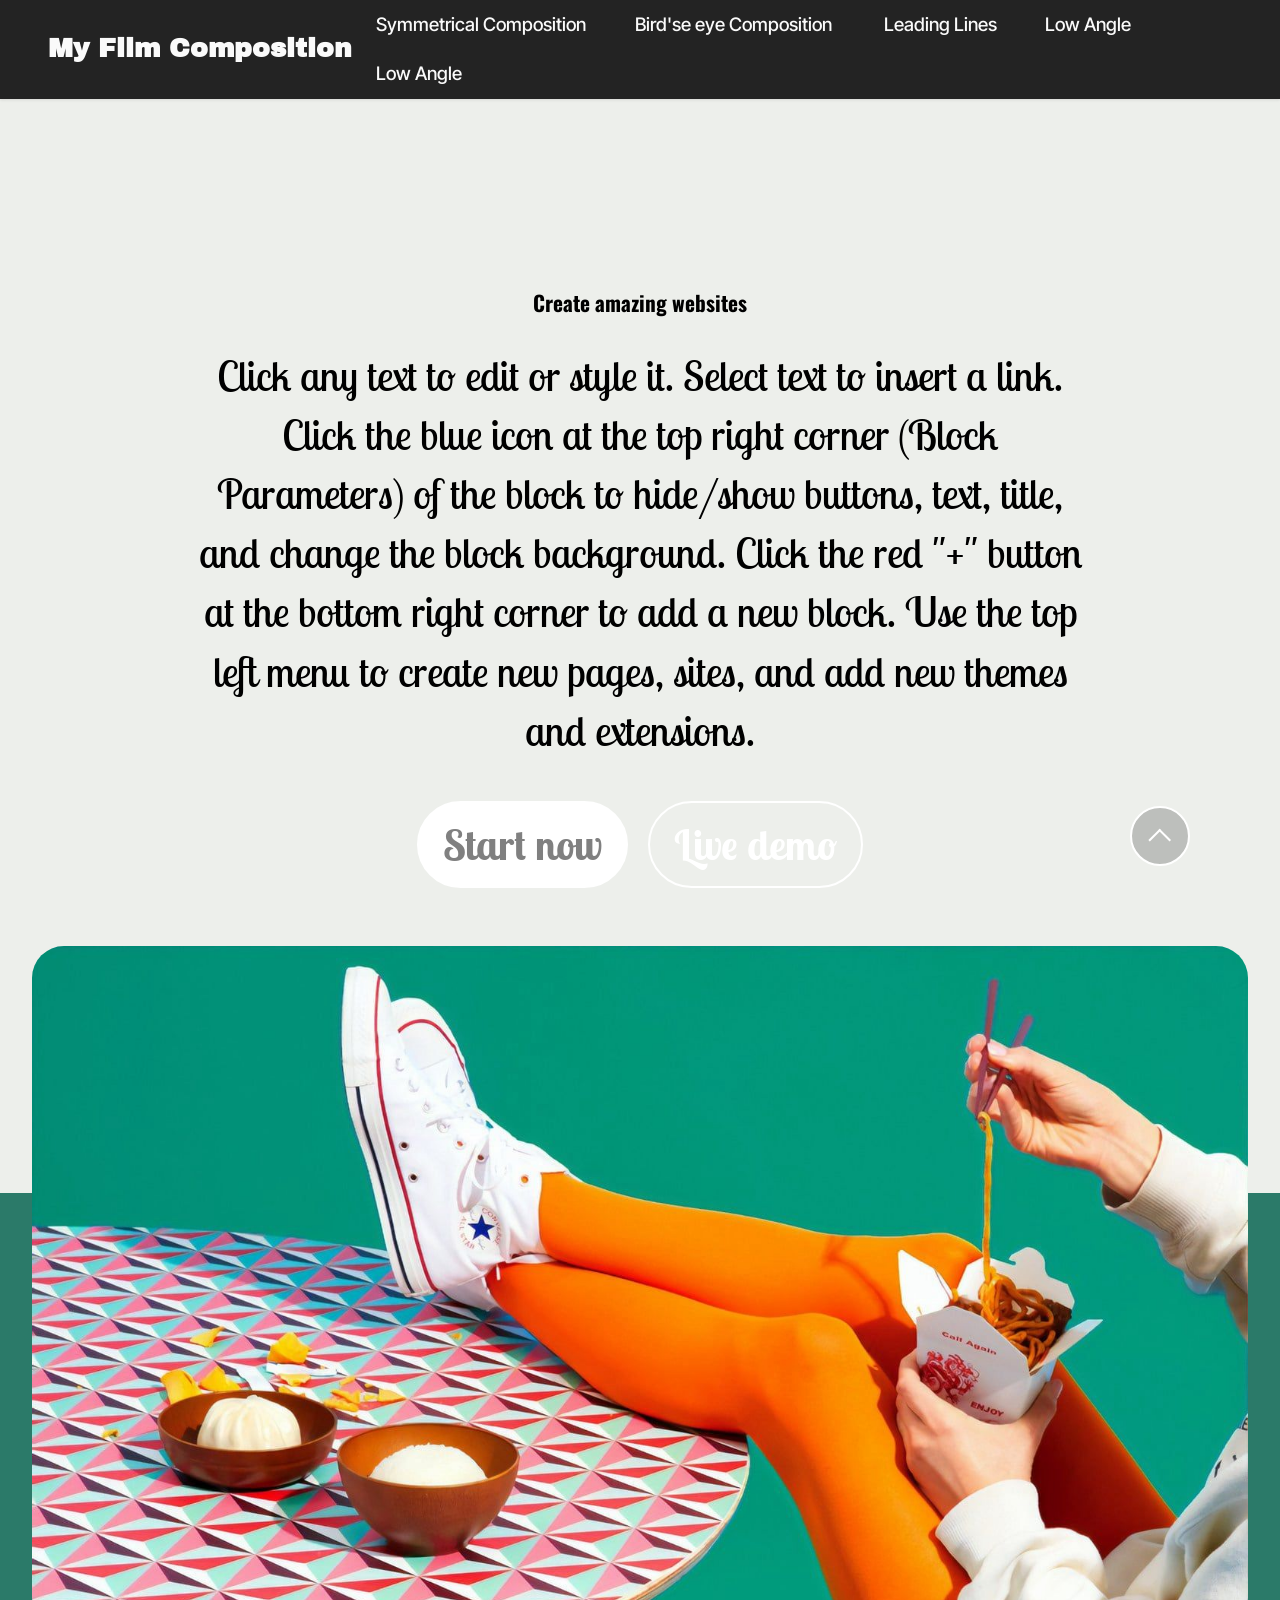
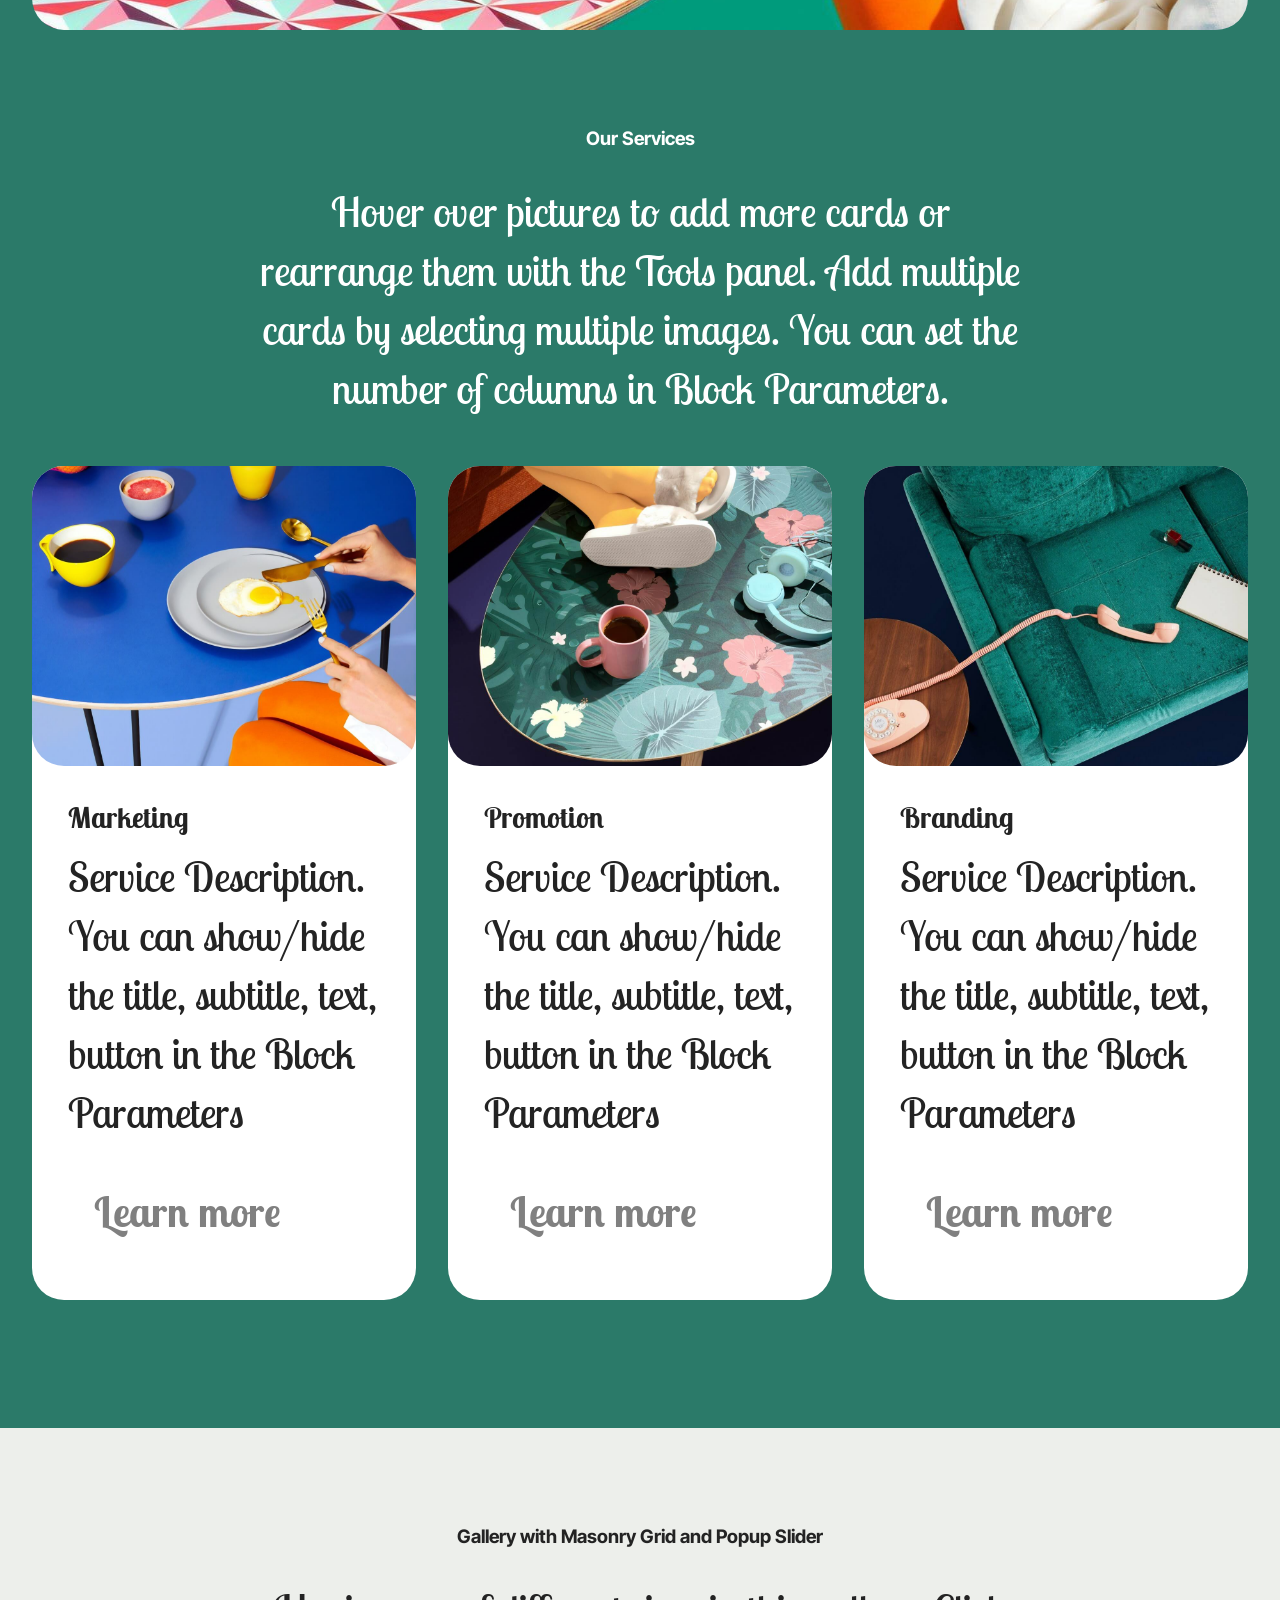
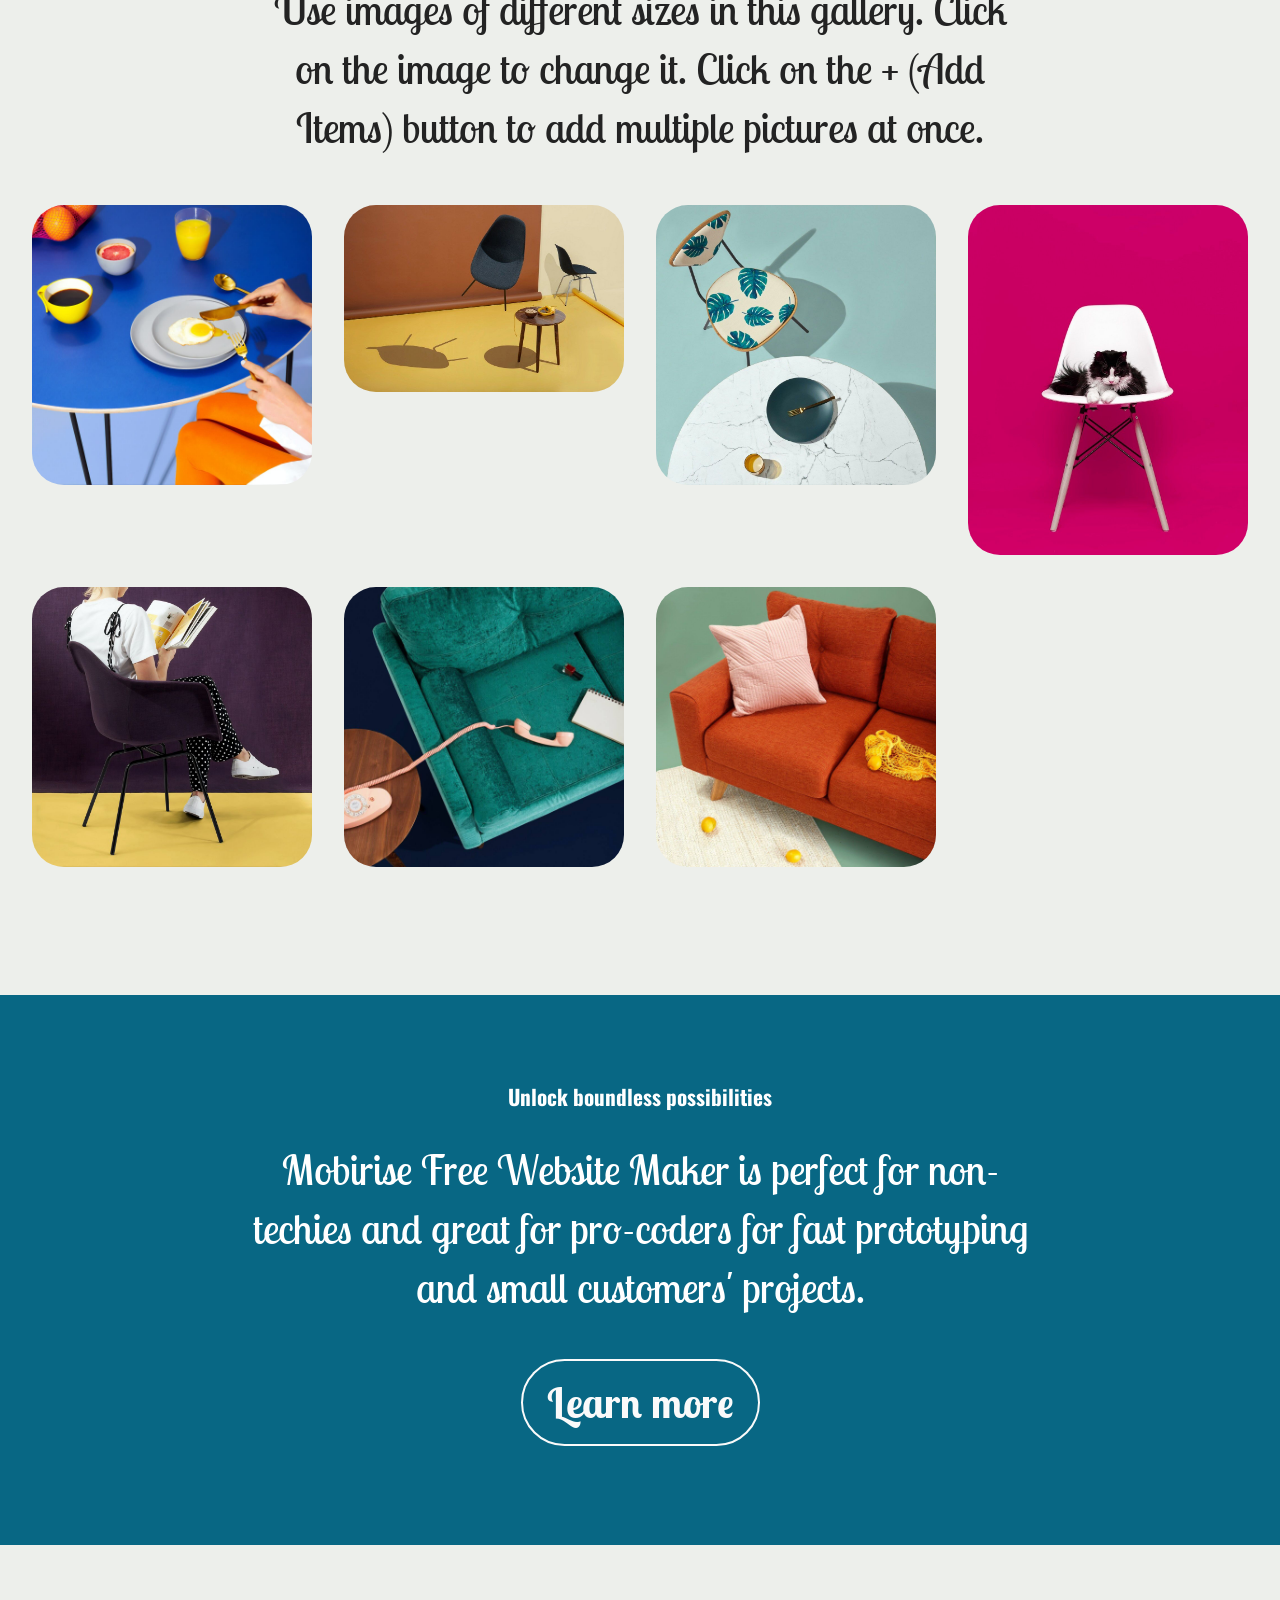
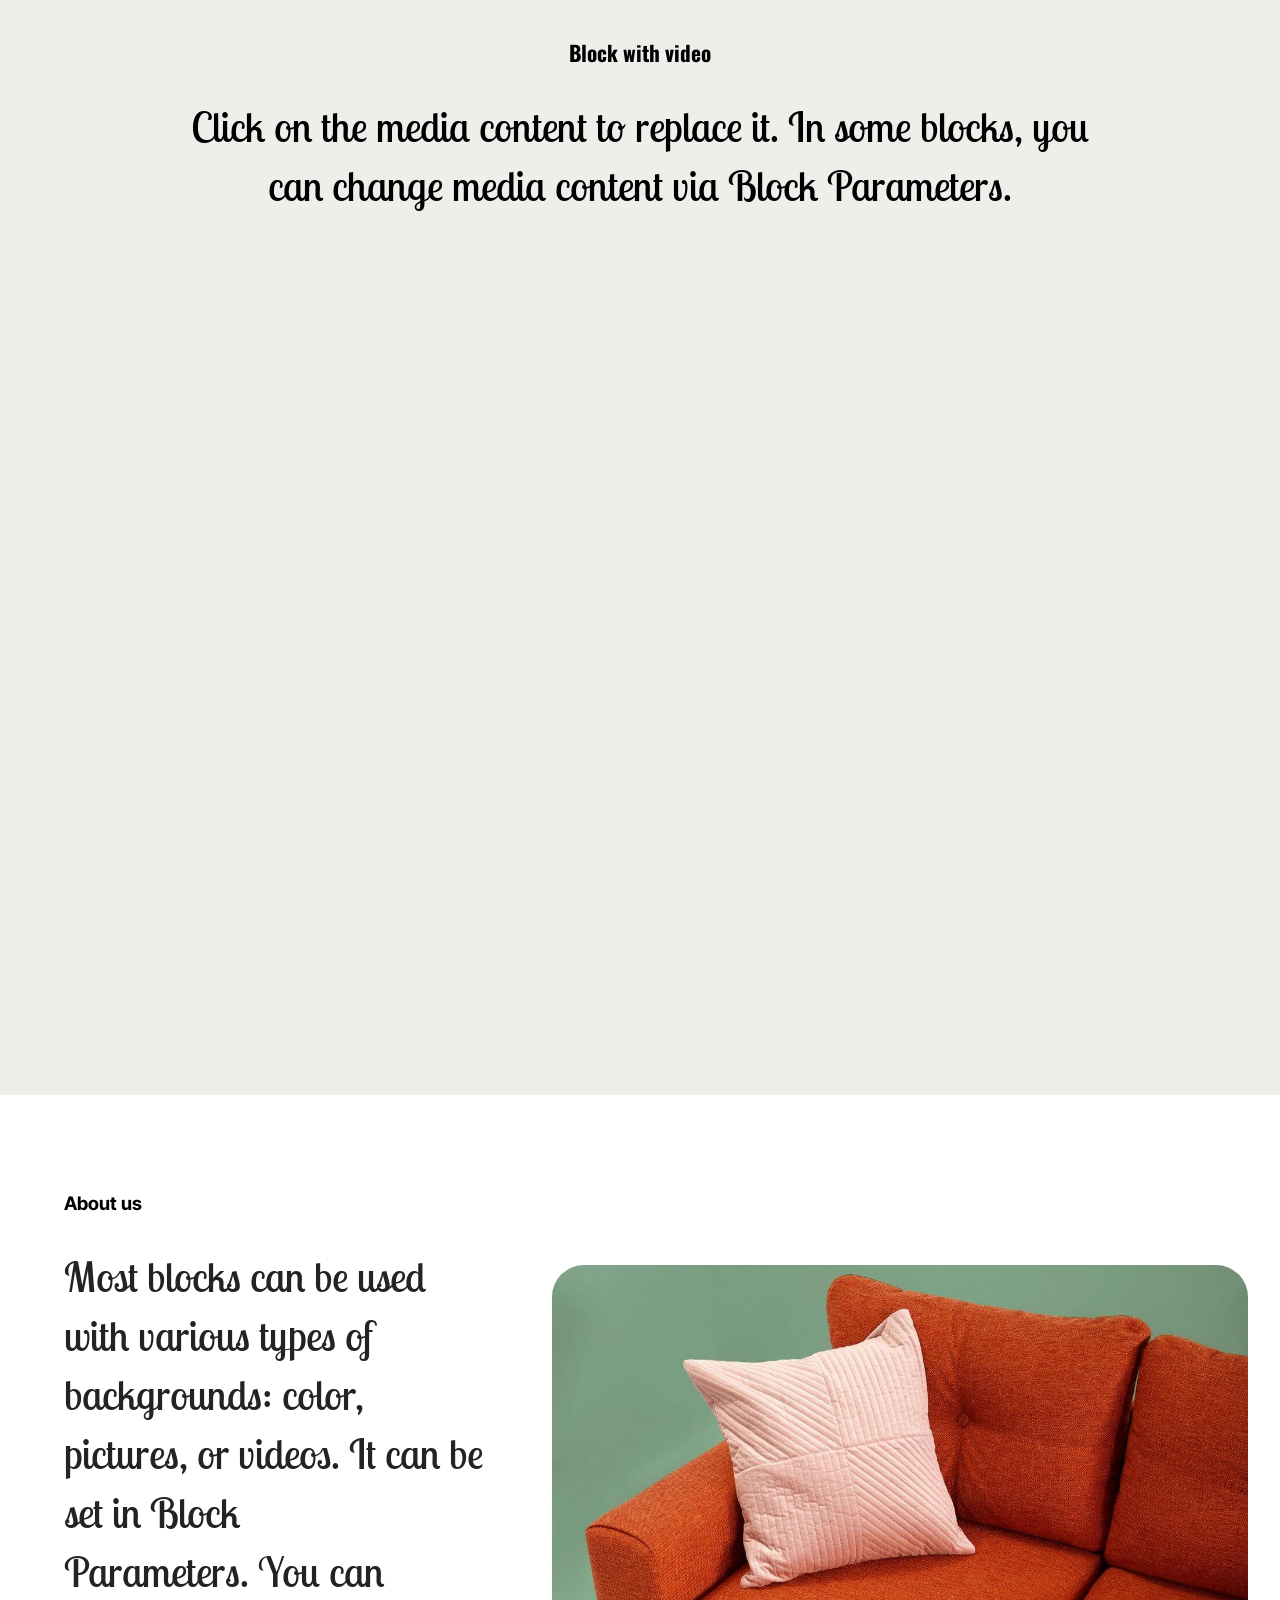
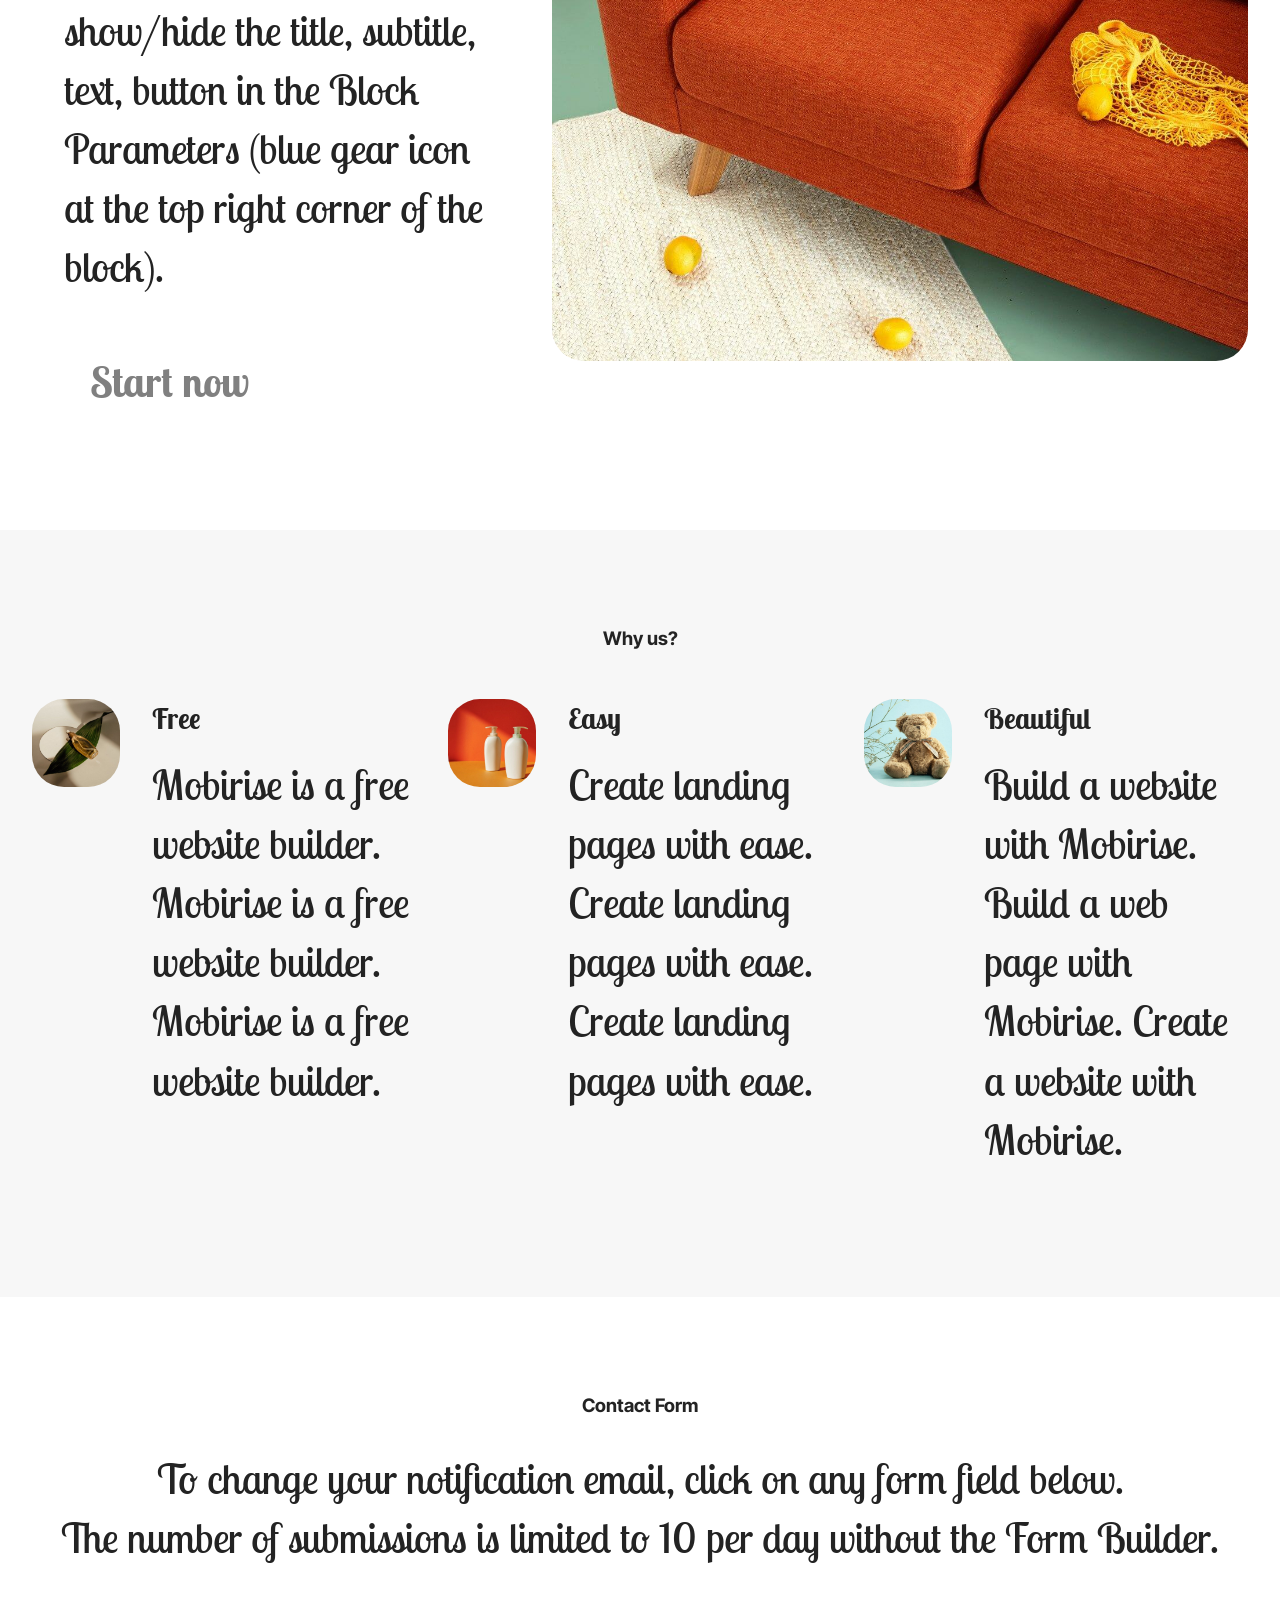
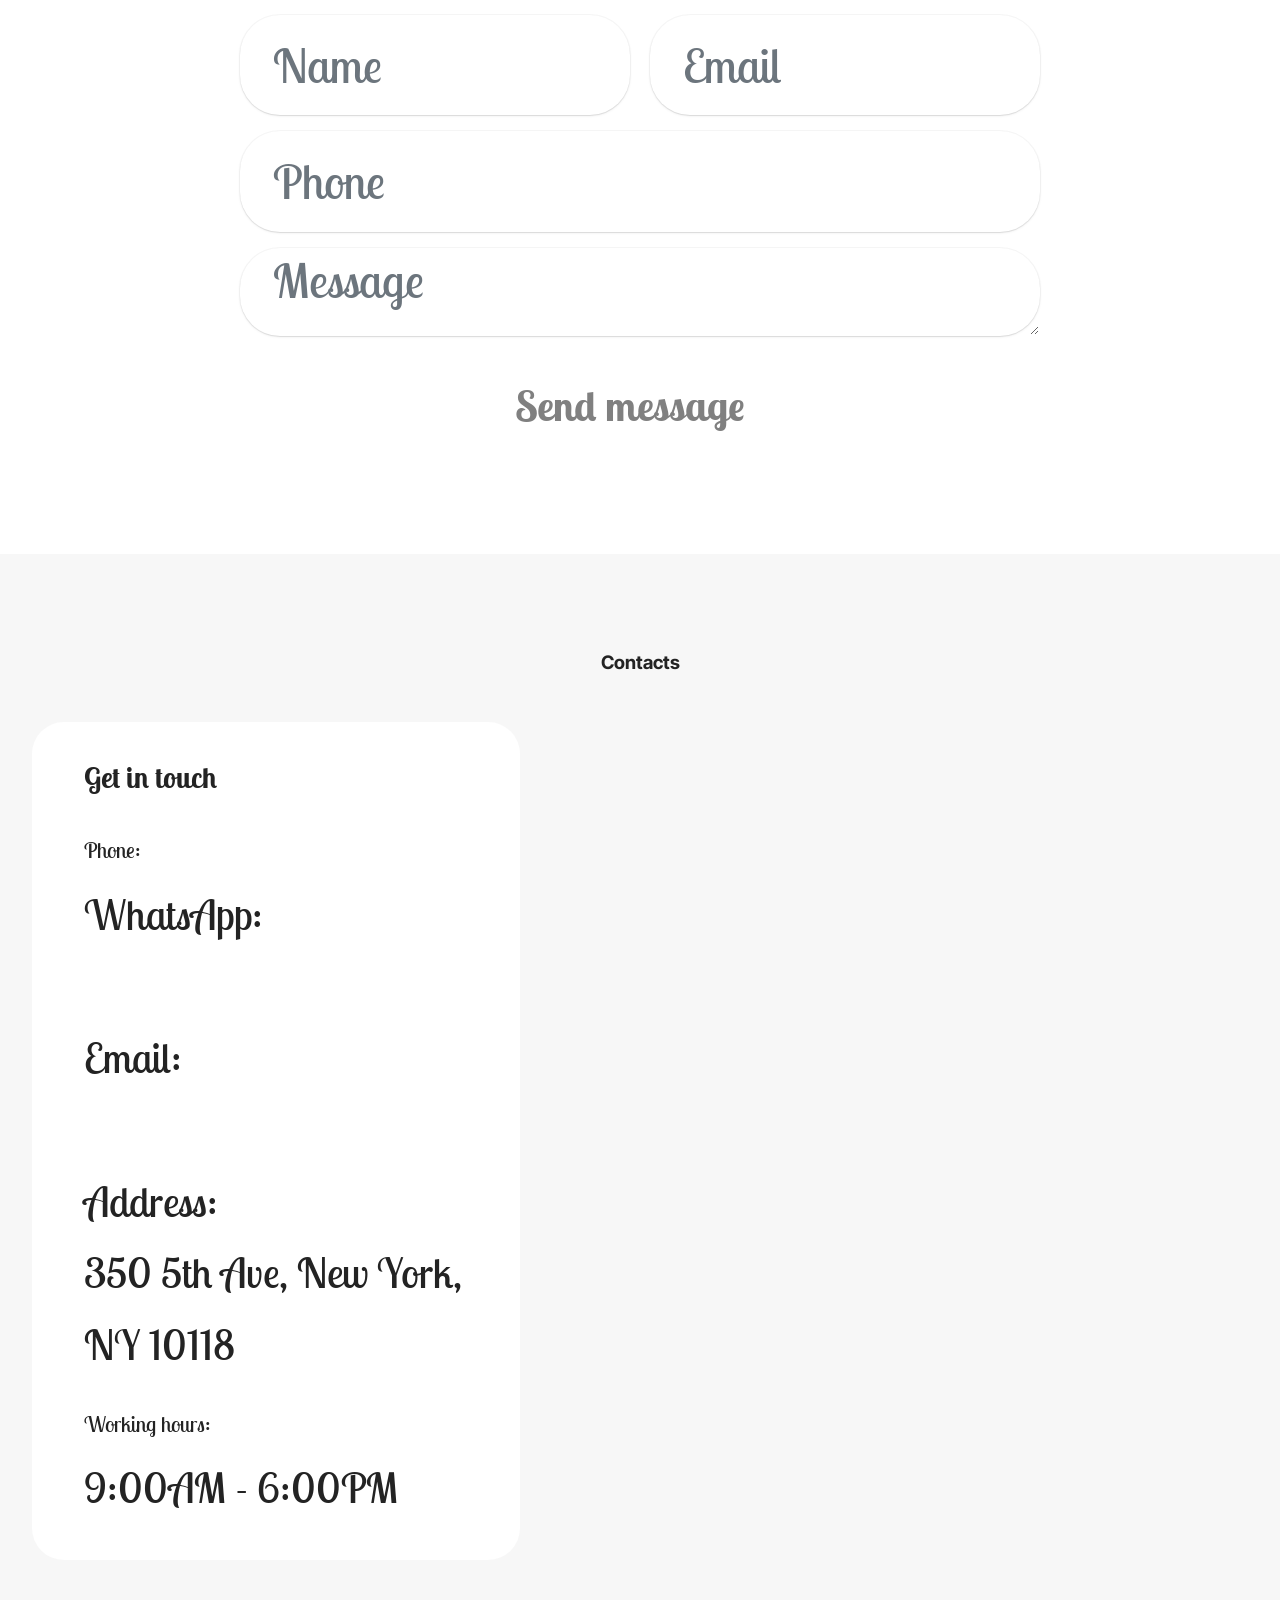
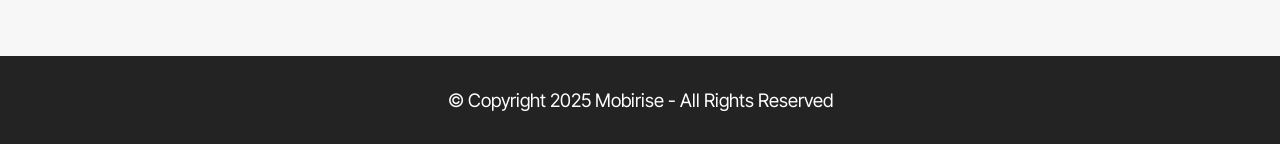
<file: index.html>
<!DOCTYPE html>
<html  >
<head>
  <!-- Site made with Mobirise Website Builder v6.1.12, https://mobirise.com -->
  <meta charset="UTF-8">
  <meta http-equiv="X-UA-Compatible" content="IE=edge">
  <meta name="generator" content="Mobirise v6.1.12, mobirise.com">
  <meta name="viewport" content="width=device-width, initial-scale=1, minimum-scale=1">
  <link rel="shortcut icon" href="assets/images/logo.png" type="image/x-icon">
  <meta name="description" content="">
  
  
  <title>Home</title>
  <link rel="stylesheet" href="assets/web/assets/mobirise-icons2/mobirise2.css">
  <link rel="stylesheet" href="assets/bootstrap/css/bootstrap.min.css">
  <link rel="stylesheet" href="assets/animatecss/animate.css">
  <link rel="stylesheet" href="assets/dropdown/css/style.css">
  <link rel="stylesheet" href="assets/socicon/css/styles.css">
  <link rel="stylesheet" href="assets/theme/css/style.css">
  <link rel="stylesheet" href="assets/gallery/style.css">
  <link rel="preload" href="https://fonts.googleapis.com/css?family=Oswald:200,300,400,500,600,700&display=swap" as="style" onload="this.onload=null;this.rel='stylesheet'">
  <noscript><link rel="stylesheet" href="https://fonts.googleapis.com/css?family=Oswald:200,300,400,500,600,700&display=swap"></noscript>
  <link rel="preload" href="https://fonts.googleapis.com/css?family=Inter+Tight:100,200,300,400,500,600,700,800,900,100i,200i,300i,400i,500i,600i,700i,800i,900i&display=swap" as="style" onload="this.onload=null;this.rel='stylesheet'">
  <noscript><link rel="stylesheet" href="https://fonts.googleapis.com/css?family=Inter+Tight:100,200,300,400,500,600,700,800,900,100i,200i,300i,400i,500i,600i,700i,800i,900i&display=swap"></noscript>
  <link rel="preload" href="https://fonts.googleapis.com/css?family=Lobster+Two:400,400i,700,700i&display=swap" as="style" onload="this.onload=null;this.rel='stylesheet'">
  <noscript><link rel="stylesheet" href="https://fonts.googleapis.com/css?family=Lobster+Two:400,400i,700,700i&display=swap"></noscript>
  <link rel="preload" href="https://fonts.googleapis.com/css?family=Archivo+Black:400&display=swap" as="style" onload="this.onload=null;this.rel='stylesheet'">
  <noscript><link rel="stylesheet" href="https://fonts.googleapis.com/css?family=Archivo+Black:400&display=swap"></noscript>
  <link rel="preload" as="style" href="assets/mobirise/css/mbr-additional.css?v=gEcrgF"><link rel="stylesheet" href="assets/mobirise/css/mbr-additional.css?v=gEcrgF" type="text/css">

  
  
  
</head>
<body>
  
  <section data-bs-version="5.1" class="menu menu1 cid-vgb3vVoBI4" once="menu" id="menu1-23">
    

    <nav class="navbar navbar-dropdown navbar-expand-lg">
        <div class="container">
            <div class="navbar-brand">
                
                <span class="navbar-caption-wrap"><a class="navbar-caption text-white display-4" href="https://mobiri.se">My Film Composition</a></span>
            </div>
            <button class="navbar-toggler" type="button" data-toggle="collapse" data-bs-toggle="collapse" data-target="#navbarSupportedContent" data-bs-target="#navbarSupportedContent" aria-controls="navbarNavAltMarkup" aria-expanded="false" aria-label="Toggle navigation">
                <div class="hamburger">
                    <span></span>
                    <span></span>
                    <span></span>
                    <span></span>
                </div>
            </button>
            <div class="collapse navbar-collapse" id="navbarSupportedContent">
                <ul class="navbar-nav nav-dropdown nav-right" data-app-modern-menu="true"><li class="nav-item"><a class="nav-link link text-white display-2" href="https://mobiri.se">Symmetrical Composition</a>
                    </li><li class="nav-item"><a class="nav-link link text-white display-2" href="https://mobiri.se">Bird'se eye Composition&nbsp;</a></li><li class="nav-item"><a class="nav-link link text-white display-2" href="https://mobiri.se">Leading Lines</a></li><li class="nav-item"><a class="nav-link link text-white display-2" href="https://mobiri.se">Low Angle</a></li><li class="nav-item"><a class="nav-link link text-white display-2" href="https://mobiri.se">Low Angle</a></li></ul>
                
                
            </div>
        </div>
    </nav>
</section>

<section data-bs-version="5.1" class="header5 cid-tJS6uM4N87" id="header05-1">
	

	
	
	<div class="topbg"></div>
	<div class="align-center container">
		<div class="row justify-content-center">
			<div class="col-md-12 col-lg-9">
				<h1 class="mbr-section-title mbr-fonts-style mb-4 display-1"><strong>Create amazing websites</strong></h1>
				<p class="mbr-text mbr-fonts-style mb-4 display-7">Click any text to edit or style it. Select text to insert a link.
<br>Click the blue icon at the top right corner (Block Parameters) of the block to hide/show buttons, text, title, and change the block background. Click the red "+" button at the bottom right corner to add a new block. Use the top left menu to create new pages, sites, and add new themes and extensions.</p>
				<div class="mbr-section-btn mt-3"><a class="btn btn-primary display-7" href="index.html#form02-6">Start now</a> <a class="btn btn-primary-outline display-7" href="index.html#gallery02-v">Live demo</a></div>
			</div>
		</div>
		<div class="row mt-5 justify-content-center">
			<div class="col-12 col-lg-12">
				<img src="assets/images/11.jpg" alt="Mobirise Website Builder" title="">
			</div>
		</div>
	</div>
</section>

<section data-bs-version="5.1" class="features4 cid-tMlEXTHLbS" id="features04-w">
	
	
	<div class="container">
		<div class="row justify-content-center">
			<div class="col-12 content-head">
				<div class="mbr-section-head mb-5">
					<h4 class="mbr-section-title mbr-fonts-style align-center mb-0 display-2"><strong>Our Services</strong></h4>
					<h5 class="mbr-section-subtitle mbr-fonts-style align-center mb-0 mt-4 display-7">Hover over pictures to add more cards or rearrange them with the Tools panel. Add multiple cards by selecting multiple images. You can set the number of columns in Block Parameters.</h5>
					
				</div>
			</div>
		</div>
		<div class="row">
			<div class="item features-image col-12 col-md-6 col-lg-4">
				<div class="item-wrapper">
					<div class="item-img">
						<img src="assets/images/gallery03.jpg" alt="Mobirise Website Builder">
					</div>
					<div class="item-content">
						<h5 class="item-title mbr-fonts-style display-5">
							<strong>Marketing</strong>
						</h5>
						
						<p class="mbr-text mbr-fonts-style display-7">
							Service Description. You can show/hide the title, subtitle, text, button in the Block Parameters
						</p>
						<div class="mbr-section-btn item-footer"><a href="" class="btn item-btn btn-primary display-7">Learn more</a></div>
					</div>

				</div>
			</div>
			<div class="item features-image col-12 col-md-6 col-lg-4">
				<div class="item-wrapper">
					<div class="item-img">
						<img src="assets/images/gallery05.jpg" alt="Mobirise Website Builder">
					</div>
					<div class="item-content">
						<h5 class="item-title mbr-fonts-style display-5">
							<strong>Promotion</strong>
						</h5>
						
						<p class="mbr-text mbr-fonts-style display-7">
							Service Description. You can show/hide the title, subtitle, text, button in the Block Parameters
						</p>
						<div class="mbr-section-btn item-footer"><a href="" class="btn item-btn btn-primary display-7">Learn more</a></div>
					</div>
				</div>
			</div>
			<div class="item features-image col-12 col-md-6 col-lg-4">
				<div class="item-wrapper">
					<div class="item-img">
						<img src="assets/images/gallery02.jpg" alt="Mobirise Website Builder">
					</div>
					<div class="item-content">
						<h5 class="item-title mbr-fonts-style display-5">
							<strong>Branding</strong>
						</h5>
						
						<p class="mbr-text mbr-fonts-style display-7">
							Service Description. You can show/hide the title, subtitle, text, button in the Block Parameters<br>
						</p>
						<div class="mbr-section-btn item-footer"><a href="" class="btn item-btn btn-primary display-7">Learn more</a></div>
					</div>
				</div>
			</div>
		</div>
	</div>
</section>

<section data-bs-version="5.1" class="gallery1 mbr-gallery cid-tMlDYtQ5fF" id="gallery02-v">
    

    
    

    <div class="container-fluid">
        <div class="row justify-content-center">
            <div class="col-12 content-head">
                <div class="mbr-section-head mb-5">
                    <h3 class="mbr-section-title mbr-fonts-style align-center m-0 display-2"><strong>Gallery with Masonry Grid and Popup Slider</strong></h3>
                    <h4 class="mbr-section-subtitle mbr-fonts-style align-center mb-0 mt-4 display-7">Use images of different sizes in this gallery. Click on the image to change it. Click on the + (Add Items) button to add multiple pictures at once.</h4>
                </div>
            </div>
        </div>
        <div class="row mbr-gallery mbr-masonry" data-masonry="{&quot;percentPosition&quot;: true }">
            <div class="col-12 col-md-6 col-lg-3 item gallery-image">
                <div class="item-wrapper" data-toggle="modal" data-bs-toggle="modal" data-target="#vgiftul1oC-modal" data-bs-target="#vgiftul1oC-modal">
                    <img class="w-100" src="assets/images/gallery03.jpg" alt="Mobirise Website Builder" data-slide-to="0" data-bs-slide-to="0" data-target="#lb-vgiftul1oC" data-bs-target="#lb-vgiftul1oC">
                    <div class="icon-wrapper">
                        <span class="mobi-mbri mobi-mbri-search mbr-iconfont mbr-iconfont-btn"></span>
                    </div>
                </div>
                
            </div>
            <div class="col-12 col-md-6 col-lg-3 item gallery-image">
                <div class="item-wrapper" data-toggle="modal" data-bs-toggle="modal" data-target="#vgiftul1oC-modal" data-bs-target="#vgiftul1oC-modal">
                    <img class="w-100" src="assets/images/gallery13.jpg" alt="Mobirise Website Builder" data-slide-to="1" data-bs-slide-to="1" data-target="#lb-vgiftul1oC" data-bs-target="#lb-vgiftul1oC">
                    <div class="icon-wrapper">
                        <span class="mobi-mbri mobi-mbri-search mbr-iconfont mbr-iconfont-btn"></span>
                    </div>
                </div>
                
            </div>
            <div class="col-12 col-md-6 col-lg-3 item gallery-image">
                <div class="item-wrapper" data-toggle="modal" data-bs-toggle="modal" data-target="#vgiftul1oC-modal" data-bs-target="#vgiftul1oC-modal">
                    <img class="w-100" src="assets/images/gallery10.jpg" alt="Mobirise Website Builder" data-slide-to="2" data-bs-slide-to="2" data-target="#lb-vgiftul1oC" data-bs-target="#lb-vgiftul1oC">
                    <div class="icon-wrapper">
                        <span class="mobi-mbri mobi-mbri-search mbr-iconfont mbr-iconfont-btn"></span>
                    </div>
                </div>
                
            </div>
            <div class="col-12 col-md-6 col-lg-3 item gallery-image">
                <div class="item-wrapper" data-toggle="modal" data-bs-toggle="modal" data-target="#vgiftul1oC-modal" data-bs-target="#vgiftul1oC-modal">
                    <img class="w-100" src="assets/images/gallery08.jpg" alt="Mobirise Website Builder" data-slide-to="3" data-bs-slide-to="3" data-target="#lb-vgiftul1oC" data-bs-target="#lb-vgiftul1oC">
                    <div class="icon-wrapper">
                        <span class="mobi-mbri mobi-mbri-search mbr-iconfont mbr-iconfont-btn"></span>
                    </div>
                </div>
                
            </div>
            <div class="col-12 col-md-6 col-lg-3 item gallery-image">
                <div class="item-wrapper" data-toggle="modal" data-bs-toggle="modal" data-target="#vgiftul1oC-modal" data-bs-target="#vgiftul1oC-modal">
                    <img class="w-100" src="assets/images/gallery06.jpg" alt="Mobirise Website Builder" data-slide-to="4" data-bs-slide-to="4" data-target="#lb-vgiftul1oC" data-bs-target="#lb-vgiftul1oC">
                    <div class="icon-wrapper">
                        <span class="mobi-mbri mobi-mbri-search mbr-iconfont mbr-iconfont-btn"></span>
                    </div>
                </div>
                
            </div>
            <div class="col-12 col-md-6 col-lg-3 item gallery-image">
                <div class="item-wrapper" data-toggle="modal" data-bs-toggle="modal" data-target="#vgiftul1oC-modal" data-bs-target="#vgiftul1oC-modal">
                    <img class="w-100" src="assets/images/gallery02.jpg" alt="Mobirise Website Builder" data-slide-to="5" data-bs-slide-to="5" data-target="#lb-vgiftul1oC" data-bs-target="#lb-vgiftul1oC">
                    <div class="icon-wrapper">
                        <span class="mobi-mbri mobi-mbri-search mbr-iconfont mbr-iconfont-btn"></span>
                    </div>
                </div>
                
            </div>
            <div class="col-12 col-md-6 col-lg-3 item gallery-image">
                <div class="item-wrapper" data-toggle="modal" data-bs-toggle="modal" data-target="#vgiftul1oC-modal" data-bs-target="#vgiftul1oC-modal">
                    <img class="w-100" src="assets/images/gallery01.jpg" alt="Mobirise Website Builder" data-slide-to="6" data-bs-slide-to="6" data-target="#lb-vgiftul1oC" data-bs-target="#lb-vgiftul1oC">
                    <div class="icon-wrapper">
                        <span class="mobi-mbri mobi-mbri-search mbr-iconfont mbr-iconfont-btn"></span>
                    </div>
                </div>
                
            </div>
        </div>

        <div class="modal mbr-slider" tabindex="-1" role="dialog" aria-hidden="true" id="vgiftul1oC-modal">
            <div class="modal-dialog" role="document">
                <div class="modal-content">
                    <div class="modal-body">
                        <div class="carousel slide" id="lb-vgiftul1oC" data-interval="5000" data-bs-interval="5000">
                            <div class="carousel-inner">
                                <div class="carousel-item active">
                                    <img class="d-block w-100" src="assets/images/gallery03.jpg" alt="Mobirise Website Builder">
                                </div>
                                <div class="carousel-item">
                                    <img class="d-block w-100" src="assets/images/gallery13.jpg" alt="Mobirise Website Builder">
                                </div>
                                <div class="carousel-item">
                                    <img class="d-block w-100" src="assets/images/gallery10.jpg" alt="Mobirise Website Builder">
                                </div>
                                <div class="carousel-item">
                                    <img class="d-block w-100" src="assets/images/gallery08.jpg" alt="Mobirise Website Builder">
                                </div>
                                <div class="carousel-item">
                                    <img class="d-block w-100" src="assets/images/gallery06.jpg" alt="Mobirise Website Builder">
                                </div>
                                <div class="carousel-item">
                                    <img class="d-block w-100" src="assets/images/gallery02.jpg" alt="Mobirise Website Builder">
                                </div>
                                <div class="carousel-item">
                                    <img class="d-block w-100" src="assets/images/gallery01.jpg" alt="Mobirise Website Builder">
                                </div>
                            </div>
                            <ol class="carousel-indicators">
                                <li data-slide-to="0" data-bs-slide-to="0" class="active" data-target="#lb-vgiftul1oC" data-bs-target="#lb-vgiftul1oC"></li>
                                <li data-slide-to="1" data-bs-slide-to="1" data-target="#lb-vgiftul1oC" data-bs-target="#lb-vgiftul1oC"></li>
                                <li data-slide-to="2" data-bs-slide-to="2" data-target="#lb-vgiftul1oC" data-bs-target="#lb-vgiftul1oC"></li>
                                <li data-slide-to="3" data-bs-slide-to="3" data-target="#lb-vgiftul1oC" data-bs-target="#lb-vgiftul1oC"></li>
                                <li data-slide-to="4" data-bs-slide-to="4" data-target="#lb-vgiftul1oC" data-bs-target="#lb-vgiftul1oC"></li>
                                <li data-slide-to="5" data-bs-slide-to="5" data-target="#lb-vgiftul1oC" data-bs-target="#lb-vgiftul1oC"></li>
                                <li data-slide-to="6" data-bs-slide-to="6" data-target="#lb-vgiftul1oC" data-bs-target="#lb-vgiftul1oC"></li>
                            </ol>
                            <a role="button" href="" class="close" data-dismiss="modal" data-bs-dismiss="modal" aria-label="Close">
                            </a>
                            <a class="carousel-control-prev carousel-control" role="button" data-slide="prev" data-bs-slide="prev" href="#lb-vgiftul1oC">
                                <span class="mobi-mbri mobi-mbri-arrow-prev" aria-hidden="true"></span>
                                <span class="sr-only visually-hidden">Previous</span>
                            </a>
                            <a class="carousel-control-next carousel-control" role="button" data-slide="next" data-bs-slide="next" href="#lb-vgiftul1oC">
                                <span class="mobi-mbri mobi-mbri-arrow-next" aria-hidden="true"></span>
                                <span class="sr-only visually-hidden">Next</span>
                            </a>
                        </div>
                    </div>
                </div>
            </div>
        </div>
    </div>
</section>

<section data-bs-version="5.1" class="header09 cid-tLAX5BnXkJ" id="header09-q">
	
	
	<div class="container">
		<div class="row">
			<div class="content-wrap col-12 col-md-8">
				<h1 class="mbr-section-title mbr-fonts-style mbr-white mb-4 display-1"><strong>Unlock boundless possibilities</strong></h1>
				
				<p class="mbr-fonts-style mbr-text mbr-white mb-4 display-7">
					Mobirise Free Website Maker is perfect for non-techies and great for pro-coders for fast prototyping and small customers' projects.
				</p>
				<div class="mbr-section-btn"><a class="btn btn-white-outline display-7" href="https://mobiri.se">Learn more</a></div>
			</div>
		</div>
	</div>
</section>

<section data-bs-version="5.1" class="header7 cid-tLeaLmEeFr" id="header07-h">
  

  
  
  
  <div class="align-center container">
    <div class="row justify-content-center">
      <div class="col-md-12 col-lg-9 mb-5">
        <h1 class="mbr-section-title mbr-fonts-style display-1"><strong>Block with video</strong>
        </h1>
        <p class="mbr-text mbr-fonts-style mt-4 display-7">
          Click on the media content to replace it. In some blocks, you can change media content via Block Parameters.
        </p>
        
      </div>
    </div>

    <div class="row justify-content-center">
      <div class="mbr-figure col-12 col-md-12"><iframe class="mbr-embedded-video" src="https://www.youtube.com/embed/sGpPgQeEyOc?rel=0&amp;amp;mute=1&amp;showinfo=0&amp;autoplay=1&amp;loop=1&amp;playlist=sGpPgQeEyOc" width="1280" height="720" frameborder="0" allowfullscreen></iframe></div>
    </div>
  </div>
</section>

<section data-bs-version="5.1" class="header1 cid-tJS9vXDdRK" id="header01-7">
	

	
	

	<div class="container">
		<div class="row justify-content-center">
			<div class="col-12 col-md-12 col-lg-7 image-wrapper">
				<img class="w-100" src="assets/images/gallery01.jpg" alt="Mobirise Website Builder">
			</div>
			<div class="col-12 col-lg col-md-12">
				<div class="text-wrapper align-left">
					<h1 class="mbr-section-title mbr-fonts-style mb-4 display-2"><strong>About us</strong></h1>
					<p class="mbr-text mbr-fonts-style mb-4 display-7">
						Most blocks can be used with various types of backgrounds: color, pictures, or videos. It can be set in Block Parameters.&nbsp;You can show/hide the title, subtitle, text, button in the Block Parameters (blue gear icon at the top right corner of the block).&nbsp;</p>
					<div class="mbr-section-btn mt-3"><a class="btn btn-primary display-7" href="https://mobiri.se">Start now</a></div>
				</div>
			</div>
		</div>
	</div>
</section>

<section data-bs-version="5.1" class="features15 cid-tLek7gQhG7" id="features015-m">
	

	
	
	<div class="container">
		<div class="mbr-section-head mb-5">
			<h4 class="mbr-section-title mbr-fonts-style align-center mb-0 display-2">
			  <strong>Why us?</strong></h4>
			
		  </div>
		<div class="row justify-content-center">
			<div class="item features-without-image col-12 col-lg-4">
				<div class="item-wrapper">
					<div class="img-wrapper">
						<img src="assets/images/shop1.jpg" alt="Mobirise Website Builder">
					</div>
					<div class="card-box">
						<h4 class="card-title mbr-fonts-style mb-3 display-5">
							<strong>Free</strong></h4>
						<h5 class="card-text mbr-fonts-style display-7">
							Mobirise is a free website builder. Mobirise is a free website builder. Mobirise is a free website builder.</h5>
					</div>
				</div>
			</div>
			<div class="item features-without-image col-12 col-lg-4">
				<div class="item-wrapper">
					<div class="img-wrapper">
						<img src="assets/images/shop2.jpg" alt="Mobirise Website Builder">
					</div>
					<div class="card-box">
						<h4 class="card-title mbr-fonts-style mb-3 display-5">
							<strong>Easy</strong></h4>
						<h5 class="card-text mbr-fonts-style display-7">
							Create landing pages with ease. Create landing pages with ease. Create landing pages with ease.<br><br></h5>
					</div>
				</div>
			</div>
			<div class="item features-without-image col-12 col-lg-4">
				<div class="item-wrapper">
					<div class="img-wrapper">
						<img src="assets/images/shop3.jpg" alt="Mobirise Website Builder">
					</div>
					<div class="card-box">
						<h4 class="card-title mbr-fonts-style mb-3 display-5">
							<strong>Beautiful</strong></h4>
						<h5 class="card-text mbr-fonts-style display-7">
							Build a website with Mobirise. Build a web page with Mobirise. Create a website with Mobirise.</h5>
					</div>
				</div>
			</div>
		</div>
	</div>
</section>

<section data-bs-version="5.1" class="form5 cid-tJS9pBcTSa" id="form02-6">
    
    
    <div class="container">
        <div class="mbr-section-head mb-5">
            <h3 class="mbr-section-title mbr-fonts-style align-center mb-0 display-2">
                <strong>Contact Form</strong></h3>
            <h4 class="mbr-section-subtitle mbr-fonts-style align-center mb-0 mt-4 display-7">To change your notification email, click on any form field below.
<div>The number of submissions is limited to 10 per day without the Form Builder.</div></h4>
        </div>
        <div class="row justify-content-center mt-4">
            <div class="col-lg-8 mx-auto mbr-form" data-form-type="formoid">
                <form action="https://mobirise.eu/" method="POST" class="mbr-form form-with-styler" data-form-title="Form Name"><input type="hidden" name="email" data-form-email="true" value="3+6PIp7hROpHWCc0o+0Cg/oQnmNElptLJkAEfTnOe1/ngPDf8pfpCCUd6DXY2i04qXQZZlUX3HrNyM/0exC81JEQaPZ8+oKPC5Iv8rfCAqHDLcnAIQnDF4yFsU20t36c">
                    <div class="row">
                        <div hidden="hidden" data-form-alert="" class="alert alert-success col-12">Thanks for filling out the form!</div>
                        <div hidden="hidden" data-form-alert-danger="" class="alert alert-danger col-12">
                            Oops...! some problem!
                        </div>
                    </div>
                    <div class="dragArea row">
                        <div class="col-md col-sm-12 form-group mb-3" data-for="name">
                            <input type="text" name="name" placeholder="Name" data-form-field="name" class="form-control" value="" id="name-form02-6">
                        </div>
                        <div class="col-md col-sm-12 form-group mb-3" data-for="email">
                            <input type="email" name="email" placeholder="Email" data-form-field="email" class="form-control" value="" id="email-form02-6">
                        </div>
                        <div class="col-12 form-group mb-3" data-for="phone">
                            <input type="tel" name="phone" placeholder="Phone" data-form-field="phone" class="form-control" value="" id="phone-form02-6">
                        </div>
                        <div class="col-12 form-group mb-3" data-for="textarea">
                            <textarea name="textarea" placeholder="Message" data-form-field="textarea" class="form-control" id="textarea-form02-6"></textarea>
                        </div>
                        <div class="col-lg-12 col-md-12 col-sm-12 align-center mbr-section-btn">
                            <button type="submit" class="btn btn-primary display-7">Send message</button>
                        </div>
                    </div>
                </form>
            </div>
        </div>
    </div>
</section>

<section data-bs-version="5.1" class="contacts2 map1 cid-tLdYHD757A" id="contacts02-9">

    

    
    <div class="container">
        <div class="mbr-section-head mb-5">
            <h3 class="mbr-section-title mbr-fonts-style align-center mb-0 display-2">
                <strong>Contacts</strong>
            </h3>
            
        </div>
        <div class="row justify-content-center mt-4">
            <div class="card col-12 col-md-5">
                <div class="card-wrapper">
                    <div class="text-wrapper">
                        <h5 class="cardTitle mbr-fonts-style mb-2 display-5">
                        <strong>Get in touch</strong></h5>
                    <ul class="list mbr-fonts-style display-7">
                        <li class="mbr-text item-wrap"><span style="font-size: 1.4rem;">Phone: </span><a href="tel:+12345678910" class="text-primary" style="font-size: 1.4rem;">0 (800) 123 45 67</a><br></li>
                        <li class="mbr-text item-wrap">WhatsApp: <a href="https://wa.me/12345678910" class="text-primary">0 (800) 123 45 67</a></li>
                        <li class="mbr-text item-wrap">Email: <a href="mailto:info@site.com" class="text-primary">info@site.com</a></li><li class="mbr-text item-wrap"><br></li>
                        <li class="mbr-text item-wrap">Address: </li><li class="mbr-text item-wrap">350 5th Ave, New York, NY 10118</li><li class="mbr-text item-wrap"><span style="font-size: 1.4rem;">Working hours:</span><br></li><li class="mbr-text item-wrap">9:00AM - 6:00PM</li>
                    </ul>
                    </div>
                </div>
            </div>
            <div class="map-wrapper col-12 col-md-7">
                <div class="google-map"><iframe frameborder="0" style="border:0" src="https://www.google.com/maps/embed?pb=!1m14!1m8!1m3!1d6045.3003145248895!2d-73.9884657!3d40.7477229!3m2!1i1024!2i768!4f13.1!3m3!1m2!1s0x89c259a9ac1f1b85%3A0x7e33d1c0e7af3be4!2zMzUwIDV0aCBBdmUsIE5ldyBZb3JrLCBOWSAxMDExOCwg0KHQqNCQ!5e0!3m2!1sru!2sru!4v1689597362021!5m2!1sen!2sen" allowfullscreen=""></iframe></div>
            </div>
        </div>
    </div>
</section>

<section data-bs-version="5.1" class="footer4 cid-vg4W70FBnb" once="footers" id="footer04-20">

    

    

    <div class="container">
        <div class="media-container-row align-center mbr-white">
            <div class="col-12">
                <p class="mbr-text mb-0 mbr-fonts-style display-2">
                    © Copyright 2025 Mobirise - All Rights Reserved
                </p>
            </div>
        </div>
    </div>
</section>
  
 <div id="scrollToTop" class="scrollToTop mbr-arrow-up"><a style="text-align: center;"><i class="mbr-arrow-up-icon mbr-arrow-up-icon-cm cm-icon cm-icon-smallarrow-up"></i></a></div>
    <input name="animation" type="hidden">
  </body>
</html>
</file>
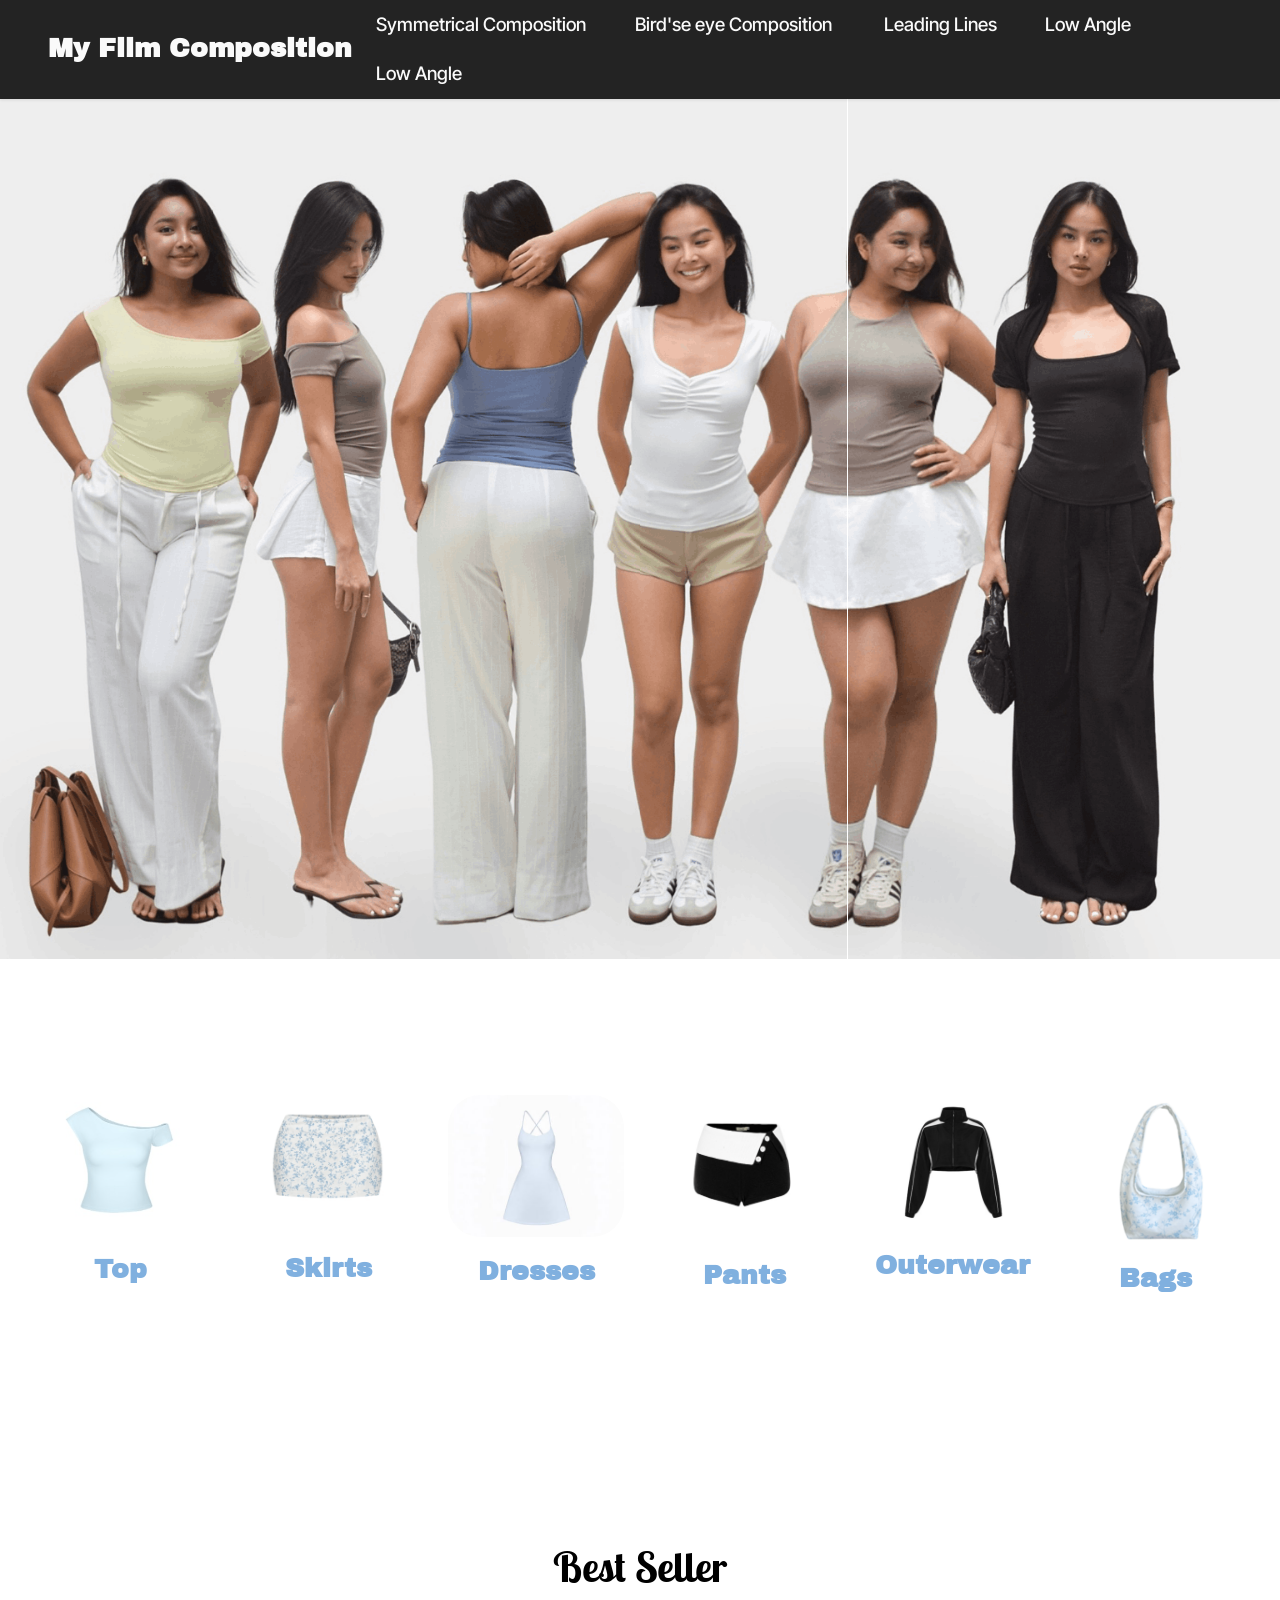
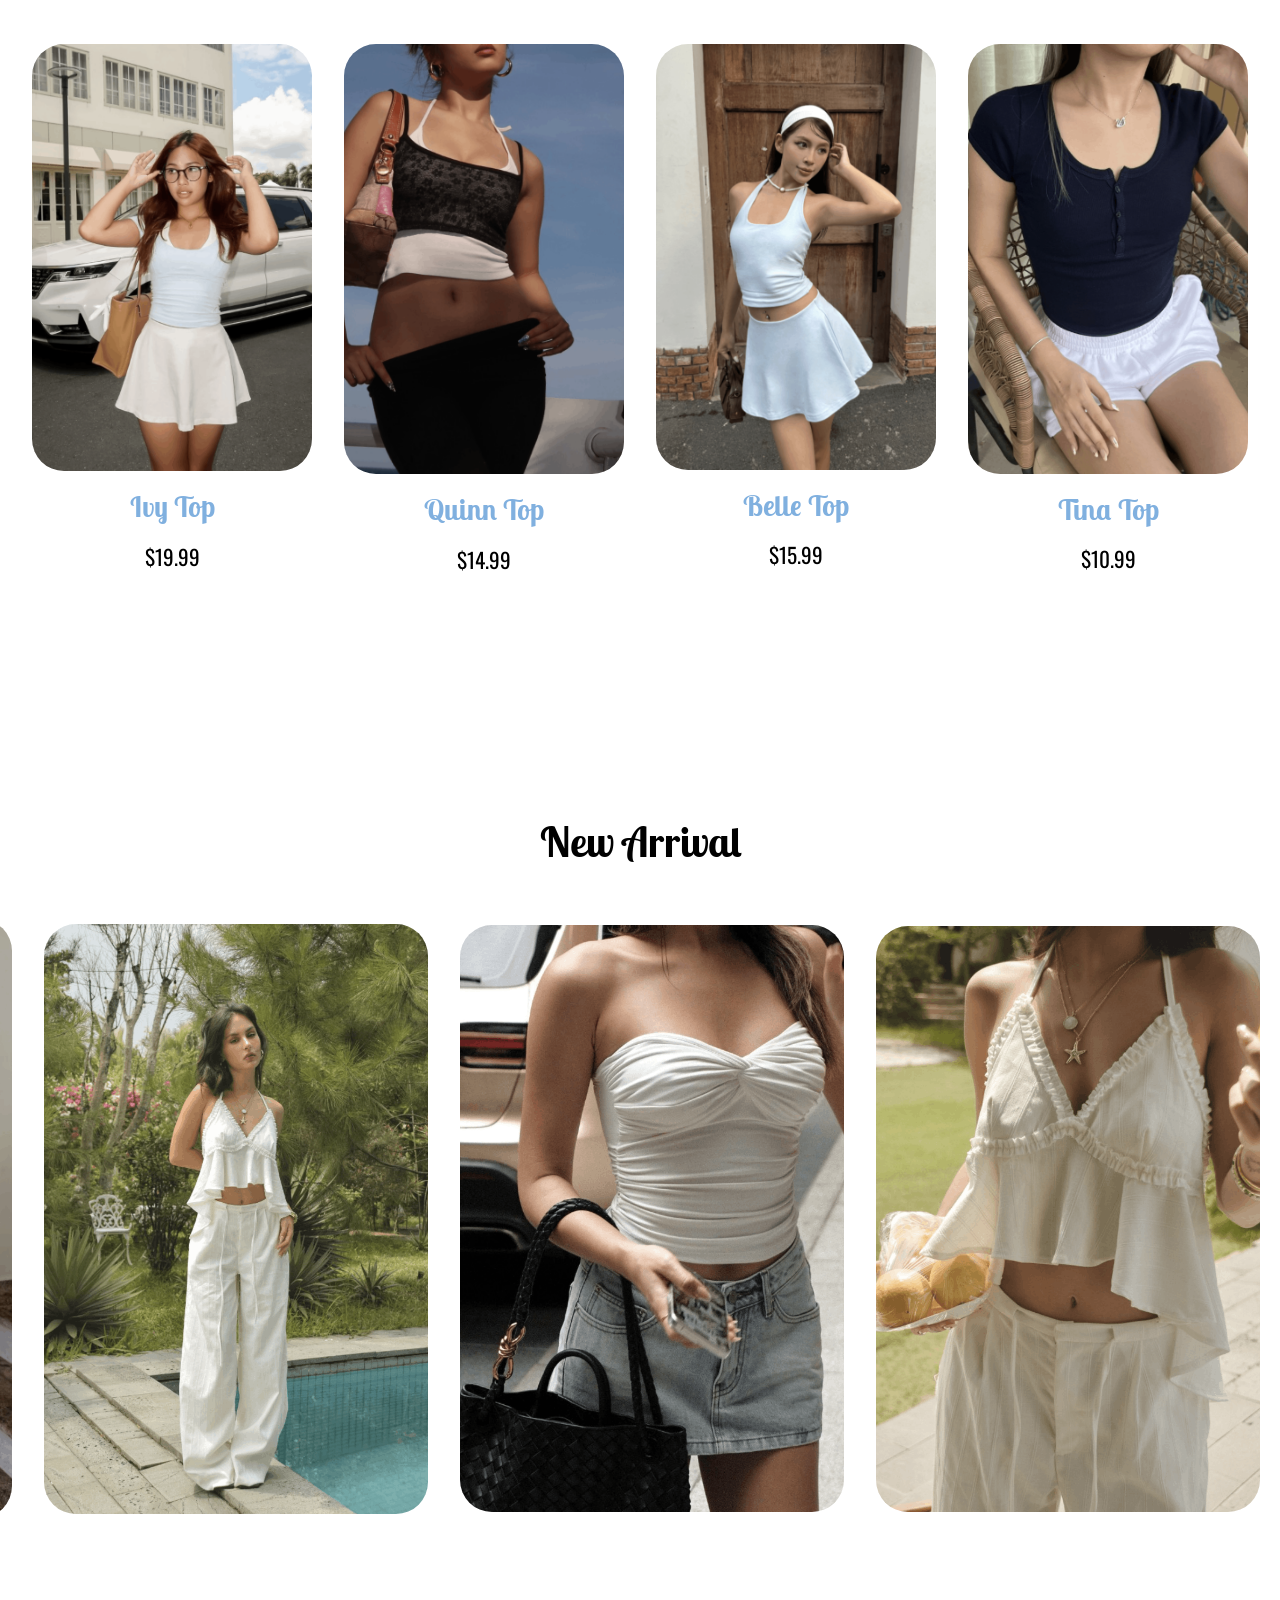
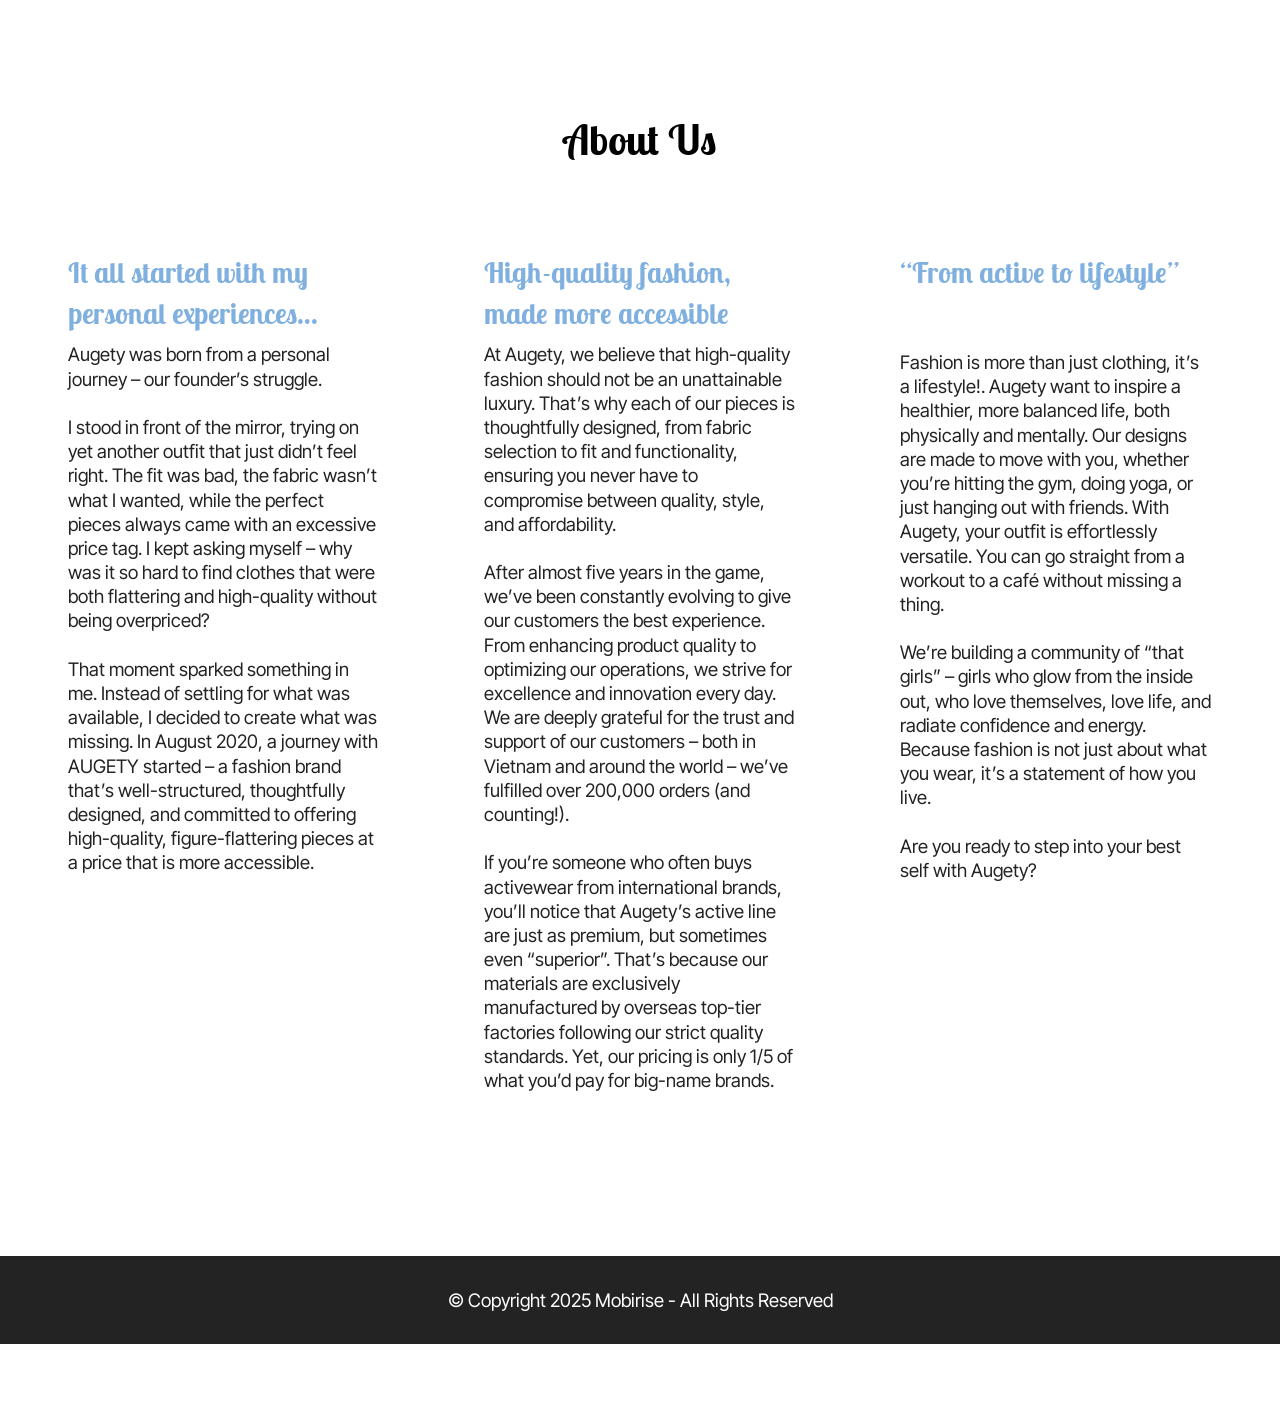
<file: about.html>
<!DOCTYPE html>
<html  >
<head>
  <!-- Site made with Mobirise Website Builder v6.1.12, https://mobirise.com -->
  <meta charset="UTF-8">
  <meta http-equiv="X-UA-Compatible" content="IE=edge">
  <meta name="generator" content="Mobirise v6.1.12, mobirise.com">
  <meta name="viewport" content="width=device-width, initial-scale=1, minimum-scale=1">
  <link rel="shortcut icon" href="assets/images/logo.png" type="image/x-icon">
  <meta name="description" content="At Augety, we believe that high-quality fashion should not be an unattainable luxury. That’s why each of our pieces is thoughtfully designed, from fabric selection to fit and functionality, ensuring you never have to compromise between quality, style, and affordability.">
  
  
  <title>About Us | Augety Studio</title>
  <link rel="stylesheet" href="assets/web/assets/mobirise-icons2/mobirise2.css">
  <link rel="stylesheet" href="assets/bootstrap/css/bootstrap.min.css">
  <link rel="stylesheet" href="assets/parallax/jarallax.css">
  <link rel="stylesheet" href="assets/animatecss/animate.css">
  <link rel="stylesheet" href="assets/dropdown/css/style.css">
  <link rel="stylesheet" href="assets/socicon/css/styles.css">
  <link rel="stylesheet" href="assets/theme/css/style.css">
  <link rel="preload" href="https://fonts.googleapis.com/css?family=Oswald:200,300,400,500,600,700&display=swap" as="style" onload="this.onload=null;this.rel='stylesheet'">
  <noscript><link rel="stylesheet" href="https://fonts.googleapis.com/css?family=Oswald:200,300,400,500,600,700&display=swap"></noscript>
  <link rel="preload" href="https://fonts.googleapis.com/css?family=Inter+Tight:100,200,300,400,500,600,700,800,900,100i,200i,300i,400i,500i,600i,700i,800i,900i&display=swap" as="style" onload="this.onload=null;this.rel='stylesheet'">
  <noscript><link rel="stylesheet" href="https://fonts.googleapis.com/css?family=Inter+Tight:100,200,300,400,500,600,700,800,900,100i,200i,300i,400i,500i,600i,700i,800i,900i&display=swap"></noscript>
  <link rel="preload" href="https://fonts.googleapis.com/css?family=Lobster+Two:400,400i,700,700i&display=swap" as="style" onload="this.onload=null;this.rel='stylesheet'">
  <noscript><link rel="stylesheet" href="https://fonts.googleapis.com/css?family=Lobster+Two:400,400i,700,700i&display=swap"></noscript>
  <link rel="preload" href="https://fonts.googleapis.com/css?family=Archivo+Black:400&display=swap" as="style" onload="this.onload=null;this.rel='stylesheet'">
  <noscript><link rel="stylesheet" href="https://fonts.googleapis.com/css?family=Archivo+Black:400&display=swap"></noscript>
  <link rel="preload" as="style" href="assets/mobirise/css/mbr-additional.css?v=h7Pebo"><link rel="stylesheet" href="assets/mobirise/css/mbr-additional.css?v=h7Pebo" type="text/css">

  
  
  
</head>
<body>
  
  <section data-bs-version="5.1" class="menu menu1 cid-vgb3vVoBI4" once="menu" id="menu1-23">
    

    <nav class="navbar navbar-dropdown navbar-expand-lg">
        <div class="container">
            <div class="navbar-brand">
                
                <span class="navbar-caption-wrap"><a class="navbar-caption text-white display-4" href="https://mobiri.se">My Film Composition</a></span>
            </div>
            <button class="navbar-toggler" type="button" data-toggle="collapse" data-bs-toggle="collapse" data-target="#navbarSupportedContent" data-bs-target="#navbarSupportedContent" aria-controls="navbarNavAltMarkup" aria-expanded="false" aria-label="Toggle navigation">
                <div class="hamburger">
                    <span></span>
                    <span></span>
                    <span></span>
                    <span></span>
                </div>
            </button>
            <div class="collapse navbar-collapse" id="navbarSupportedContent">
                <ul class="navbar-nav nav-dropdown nav-right" data-app-modern-menu="true"><li class="nav-item"><a class="nav-link link text-white display-2" href="https://mobiri.se">Symmetrical Composition</a>
                    </li><li class="nav-item"><a class="nav-link link text-white display-2" href="https://mobiri.se">Bird'se eye Composition&nbsp;</a></li><li class="nav-item"><a class="nav-link link text-white display-2" href="https://mobiri.se">Leading Lines</a></li><li class="nav-item"><a class="nav-link link text-white display-2" href="https://mobiri.se">Low Angle</a></li><li class="nav-item"><a class="nav-link link text-white display-2" href="https://mobiri.se">Low Angle</a></li></ul>
                
                
            </div>
        </div>
    </nav>
</section>

<section data-bs-version="5.1" class="header18 cid-vfYMJI25I2 mbr-fullscreen mbr-parallax-background" id="header18-1s">
  

  
  <div class="container-fluid">
    <div class="row">
      <div class="content-wrap col-12 col-md-12">
        
        
        
        
      </div>
    </div>
  </div>
</section>

<section data-bs-version="5.1" class="features13 start cid-vfZ1DQYfBz" id="features013-1t">
    

<div class="container">
  <div class="row justify-content-center">
    <div class="col-12 content-head">
      
    </div>
  </div>
  <div class="row mbr-section-content">
    <div class="item features-image col-6 col-md-4 col-lg-2 active">
      <div class="item-wrapper">
        <div class="item-img">
          <img src="assets/images/screenshot-2026-04-06-at-1.24.29pm-320x254.png" alt="Mobirise Website Builder" title="" data-slide-to="0" data-bs-slide-to="0">
        </div>
        <div class="item-content align-left mt-3">
          <h5 class="item-title mbr-fonts-style mb-3 display-4"><strong>Top</strong></h5>
          
          
        </div>
        
      </div>
    </div>
    <div class="item features-image col-6 col-md-4 col-lg-2">
      <div class="item-wrapper">
        <div class="item-img">
          <img src="assets/images/screenshot-2026-04-06-at-1.25.53pm-376x297.png" alt="Mobirise Website Builder" title="" data-slide-to="1" data-bs-slide-to="1">
        </div>
        <div class="item-content align-left mt-3">
          <h5 class="item-title mbr-fonts-style mb-3 display-4">
            <strong>Skirts</strong></h5>
          
          
        </div>
        
      </div>
    </div><div class="item features-image col-6 col-md-4 col-lg-2">
      <div class="item-wrapper">
        <div class="item-img">
          <img src="assets/images/img-0998-2-376x304.jpg" alt="Mobirise Website Builder" title="" data-slide-to="2" data-bs-slide-to="2">
        </div>
        <div class="item-content align-left mt-3">
          <h5 class="item-title mbr-fonts-style mb-3 display-4"><strong>Dresses</strong></h5>
          
          
        </div>
        
      </div>
    </div>
    
    <div class="item features-image col-6 col-md-4 col-lg-2">
      <div class="item-wrapper">
        <div class="item-img">
          <img src="assets/images/screenshot-2026-04-06-at-1.31.59pm-376x311.png" alt="Mobirise Website Builder" title="" data-slide-to="3" data-bs-slide-to="3">
        </div>
        <div class="item-content align-left mt-3">
          <h5 class="item-title mbr-fonts-style mb-3 display-4"><strong>Pants</strong></h5>
          
          
        </div>
        
      </div>
    </div>
    <div class="item features-image col-6 col-md-4 col-lg-2">
      <div class="item-wrapper">
        <div class="item-img">
          <img src="assets/images/screenshot-2026-04-07-at-1.29.03pm-376x290.png" alt="Mobirise Website Builder" title="" data-slide-to="4" data-bs-slide-to="4">
        </div>
        <div class="item-content align-left mt-3">
          <h5 class="item-title mbr-fonts-style mb-3 display-4"><strong>Outerwear</strong></h5>
          
          
        </div>
        
      </div>
    </div>
    <div class="item features-image col-6 col-md-4 col-lg-2">
      <div class="item-wrapper">
        <div class="item-img">
          <img src="assets/images/untitled-design-2-376x470.png" alt="Mobirise Website Builder" title="" data-slide-to="5" data-bs-slide-to="5">
        </div>
        <div class="item-content align-left mt-3">
          <h5 class="item-title mbr-fonts-style mb-3 display-4">
            <strong>Bags&nbsp;</strong></h5>
          
          
        </div>
        
      </div>
    </div>

  </div>
</div>
</section>

<section data-bs-version="5.1" class="gallery3 cid-vfZ1Nn1sy0" id="gallery03-1u">
    
    
    <div class="container-fluid">
      <div class="row justify-content-center">
        <div class="col-12 content-head">
          <div class="mbr-section-head mb-5">
            <h4 class="mbr-section-title mbr-fonts-style align-center mb-0 display-7">
              <strong>Best Seller</strong></h4>
            
          </div>
        </div>
      </div>
      <div class="row">
        <div class="item features-image col-12 col-md-6 col-lg-3">
          <div class="item-wrapper">
            <div class="item-img">
              <img src="assets/images/screenshot-2026-04-06-at-2.12.47pm-624x964.png" alt="Mobirise Website Builder" title="" data-slide-to="0" data-bs-slide-to="0">
            </div>
            <div class="item-content align-left">
              <h5 class="item-title mbr-fonts-style mt-3 mb-3 display-5">
                <strong>Ivy Top</strong></h5>
              <h6 class="item-subtitle mbr-fonts-style mb-3 display-1">
                $19.99</h6>
            </div>
          </div>
        </div>
        <div class="item features-image col-12 col-md-6 col-lg-3">
          <div class="item-wrapper">
            <div class="item-img">
              <img src="assets/images/screenshot-2026-04-06-at-2.20.09pm-618x988.png" alt="Mobirise Website Builder" title="" data-slide-to="1" data-bs-slide-to="1">
            </div>
            <div class="item-content align-left">
              <h5 class="item-title mbr-fonts-style mt-3 mb-3 display-5">
                <strong>Quinn Top</strong></h5>
              <h6 class="item-subtitle mbr-fonts-style mb-3 display-1">
                $14.99</h6>
            </div>
          </div>
        </div>
        <div class="item features-image col-12 col-md-6 col-lg-3">
          <div class="item-wrapper">
            <div class="item-img">
              <img src="assets/images/screenshot-2026-04-06-at-2.20.49pm-647x965.png" alt="Mobirise Website Builder" title="" data-slide-to="2" data-bs-slide-to="2">
            </div>
            <div class="item-content align-left">
              <h5 class="item-title mbr-fonts-style mt-3 mb-3 display-5">
                <strong>Belle Top</strong></h5>
              <h6 class="item-subtitle mbr-fonts-style mb-3 display-1">
                $15.99</h6>
              
            </div>
          </div>
        </div>
        <div class="item features-image col-12 col-md-6 col-lg-3">
          <div class="item-wrapper">
            <div class="item-img">
              <img src="assets/images/screenshot-2026-04-06-at-2.16.56pm-632x982.png" alt="Mobirise Website Builder" title="" data-slide-to="3" data-bs-slide-to="3">
            </div>
            <div class="item-content align-left">
              <h5 class="item-title mbr-fonts-style mt-3 mb-3 display-5">
                <strong>Tina Top</strong></h5>
              <h6 class="item-subtitle mbr-fonts-style mb-3 display-1">
                $10.99</h6>
            </div>
          </div>
        </div>
      </div>
    </div>
  </section>

<section data-bs-version="5.1" class="gallery07 cid-vfZqYRINQZ" id="gallery07-1z">
  
  
  <div class="container-fluid gallery-wrapper">
    <div class="row justify-content-center">
      <div class="col-12 content-head">
        <div class="mbr-section-head mb-5">
          <h4 class="mbr-section-title mbr-fonts-style align-center mb-0 display-7">
            <strong>New Arrival</strong></h4>
          
        </div>
      </div>
    </div>
    <div class="grid-container">
      <div class="grid-container-3 moving-left" style="transform: translate3d(-200px, 0px, 0px);">
        <div class="grid-item">
          <img src="assets/images/screenshot-2026-04-06-at-2.33.12pm-638x980.png" alt="Mobirise Website Builder">
        </div>
        <div class="grid-item">
          <img src="assets/images/screenshot-2026-04-06-at-2.33.54pm-638x974.png" alt="Mobirise Website Builder">
        </div>
        <div class="grid-item">
          <img src="assets/images/screenshot-2026-04-06-at-2.34.26pm-630x982.png" alt="Mobirise Website Builder">
        </div>
        <div class="grid-item">
          <img src="assets/images/screenshot-2026-04-06-at-2.34.48pm-638x980.png" alt="Mobirise Website Builder">
        </div>
      </div>
    </div>
  </div>
</section>

<section data-bs-version="5.1" class="features5 cid-vg4WnBHrfu" id="features05-21">
  

  
  
  <div class="container">
    <div class="row mb-5 justify-content-center">
      <div class="col-12 content-head">
        <h4 class="mbr-section-title mbr-fonts-style align-center mb-0 display-7">
          <strong>About Us</strong></h4>
        
      </div>
    </div>
    <div class="row">
      
      <div class="item features-without-image col-12 col-md-6 col-lg-4 item-mb active">
        <div class="item-wrapper">
          <div class="card-box align-left">
            
            <h5 class="card-title mbr-fonts-style display-5"><strong>It all started with my personal experiences…</strong></h5>
            <p class="card-text mbr-fonts-style display-2">Augety was born from a personal journey – our founder’s struggle.<br><br>I stood in front of the mirror, trying on yet another outfit that just didn’t feel right. The fit was bad, the fabric wasn’t what I wanted, while the perfect pieces always came with an excessive price tag. I kept asking myself – why was it so hard to find clothes that were both flattering and high-quality without being overpriced?<br><br>That moment sparked something in me. Instead of settling for what was available, I decided to create what was missing. In August 2020, a journey with AUGETY started – a fashion brand that’s well-structured, thoughtfully designed, and committed to offering high-quality, figure-flattering pieces at a price that is more accessible.</p>

            
          </div>
        </div>
      </div>
      <div class="item features-without-image col-12 col-md-6 col-lg-4 item-mb">
        <div class="item-wrapper">
          <div class="card-box align-left">
            
            <h5 class="card-title mbr-fonts-style display-5"><strong>High-quality fashion, made more accessible</strong></h5>
            <p class="card-text mbr-fonts-style display-2">At Augety, we believe that high-quality fashion should not be an unattainable luxury. That’s why each of our pieces is thoughtfully designed, from fabric selection to fit and functionality, ensuring you never have to compromise between quality, style, and affordability.<br><br>After almost five years in the game, we’ve been constantly evolving to give our customers the best experience. From enhancing product quality to optimizing our operations, we strive for excellence and innovation every day. We are deeply grateful for the trust and support of our customers – both in Vietnam and around the world – we’ve fulfilled over 200,000 orders (and counting!).<br><br>If you’re someone who often buys activewear from international brands, you’ll notice that Augety’s active line are just as premium, but sometimes even “superior”. That’s because our materials are exclusively manufactured by overseas top-tier factories following our strict quality standards. Yet, our pricing is only 1/5 of what you’d pay for big-name brands.</p>

            
          </div>
        </div>
      </div><div class="item features-without-image col-12 col-md-6 col-lg-4 item-mb">
        <div class="item-wrapper">
          <div class="card-box align-left">
            
            <h5 class="card-title mbr-fonts-style display-5"><strong>“From active to lifestyle”</strong></h5>
            <p class="card-text mbr-fonts-style display-2"><br><br>Fashion is more than just clothing, it’s a lifestyle!. Augety want to inspire a healthier, more balanced life, both physically and mentally. Our designs are made to move with you, whether you’re hitting the gym, doing yoga, or just hanging out with friends. With Augety, your outfit is effortlessly versatile. You can go straight from a workout to a café without missing a thing.<br><br>We’re building a community of “that girls” – girls who glow from the inside out, who love themselves, love life, and radiate confidence and energy. Because fashion is not just about what you wear, it’s a statement of how you live.<br><br>Are you ready to step into your best self with Augety?</p>

            
          </div>
        </div>
      </div>
    </div>
  </div>
</section>

<section data-bs-version="5.1" class="footer4 cid-vg4W70FBnb" once="footers" id="footer04-20">

    

    

    <div class="container">
        <div class="media-container-row align-center mbr-white">
            <div class="col-12">
                <p class="mbr-text mb-0 mbr-fonts-style display-2">
                    © Copyright 2025 Mobirise - All Rights Reserved
                </p>
            </div>
        </div>
    </div>
</section><section class="display-7" style="padding: 0;align-items: center;justify-content: center;flex-wrap: wrap;    align-content: center;display: flex;position: relative;height: 4rem;"><a href="https://mobiri.se/4654940" style="flex: 1 1;height: 4rem;position: absolute;width: 100%;z-index: 1;"><img alt="" style="height: 4rem;" src="[data-uri]"></a><p style="margin: 0;text-align: center;" class="display-7">&#8204;</p><a style="z-index:1" href="https://mobirise.com/offline-website-builder.html">Offline Website Software</a></section><script src="assets/bootstrap/js/bootstrap.bundle.min.js"></script>  <script src="assets/parallax/jarallax.js"></script>  <script src="assets/smoothscroll/smooth-scroll.js"></script>  <script src="assets/ytplayer/index.js"></script>  <script src="assets/dropdown/js/navbar-dropdown.js"></script>  <script src="assets/scrollgallery/scroll-gallery.js"></script>  <script src="assets/theme/js/script.js"></script>  
  
  
 <div id="scrollToTop" class="scrollToTop mbr-arrow-up"><a style="text-align: center;"><i class="mbr-arrow-up-icon mbr-arrow-up-icon-cm cm-icon cm-icon-smallarrow-up"></i></a></div>
    <input name="animation" type="hidden">
  </body>
</html>
</file>
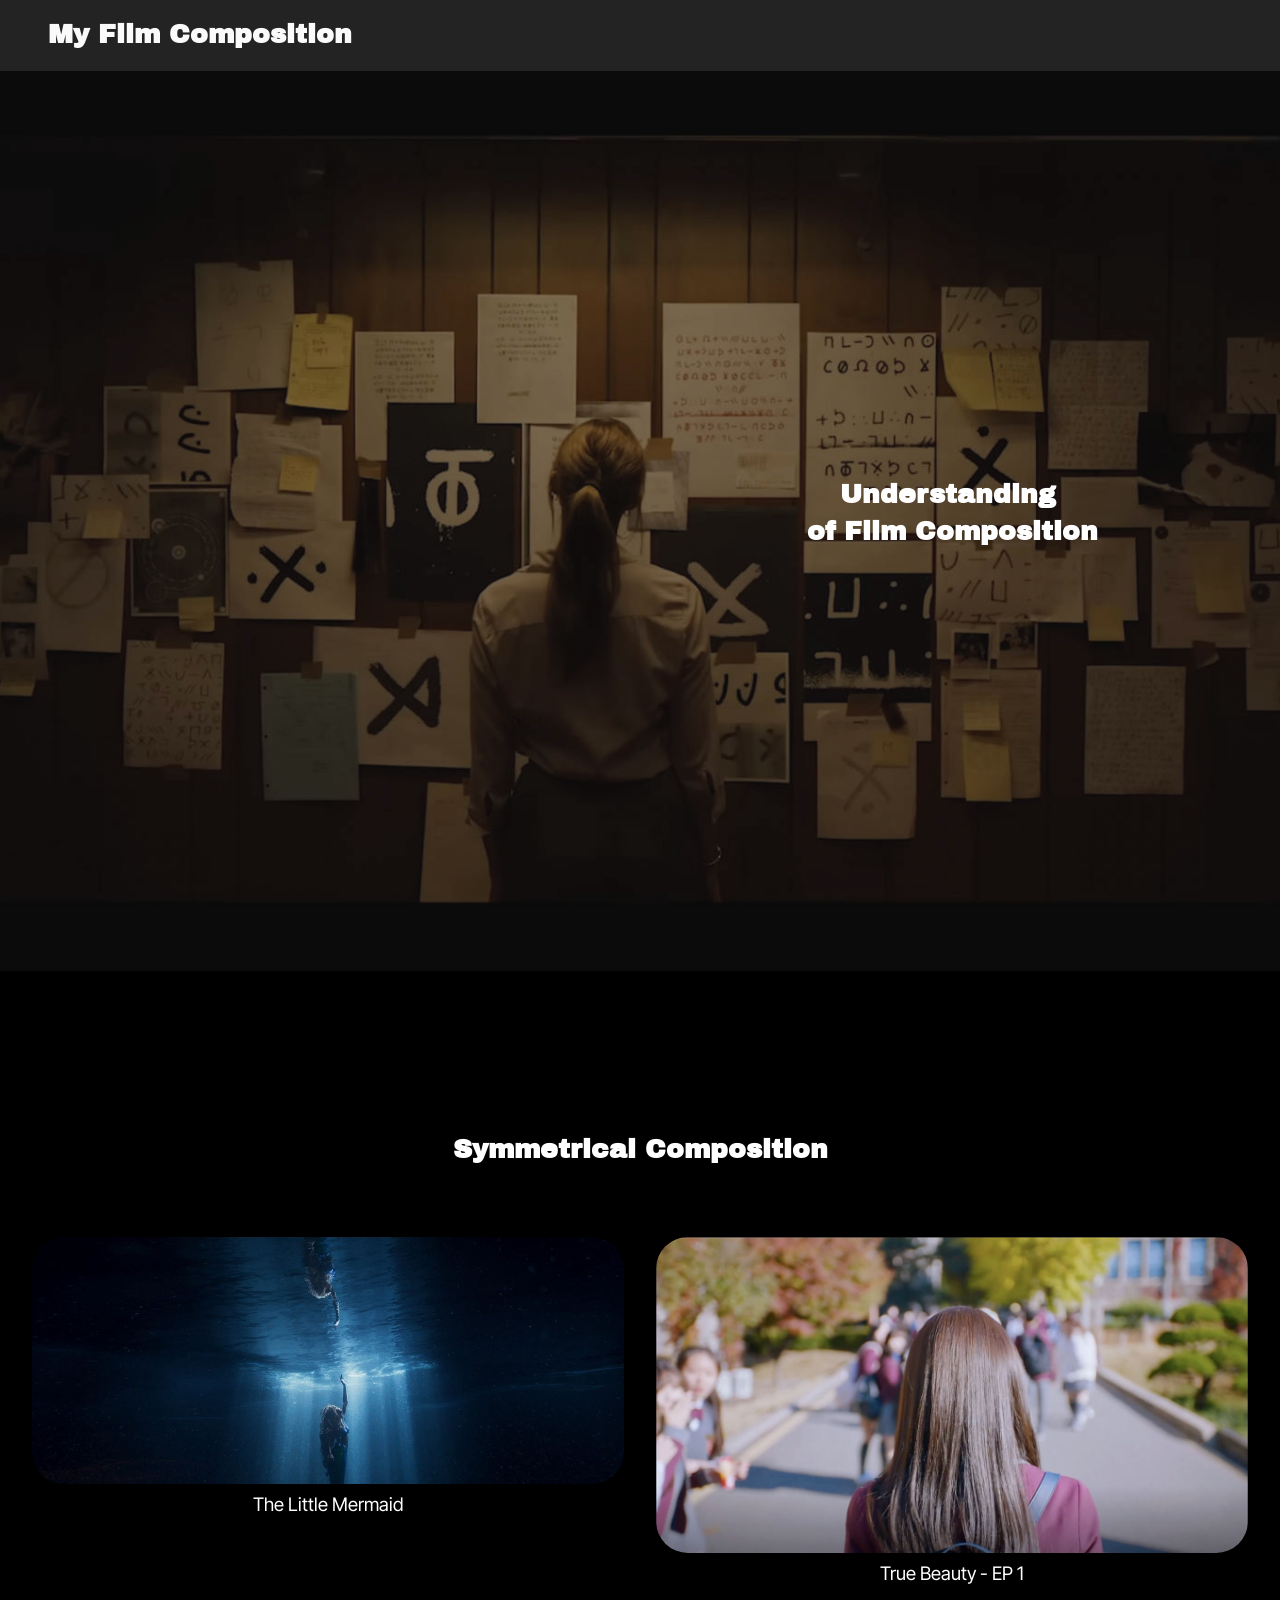
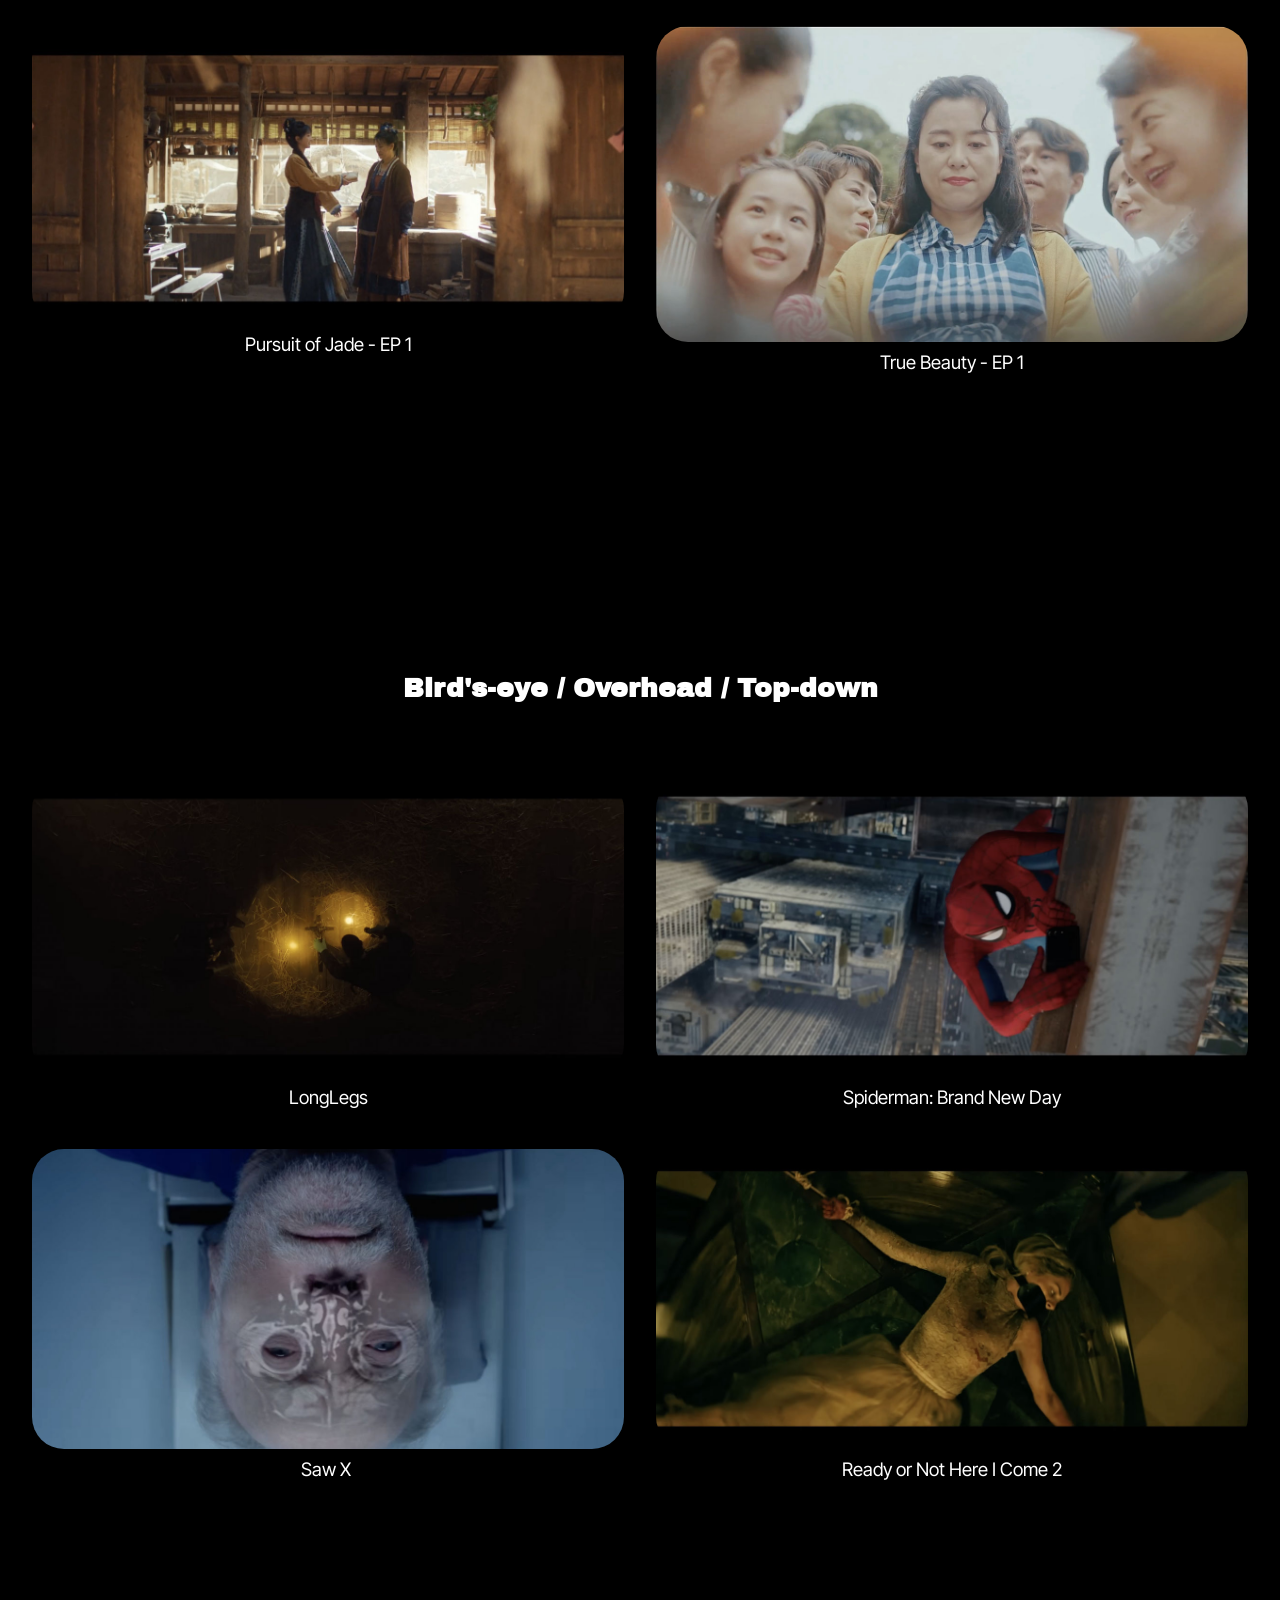
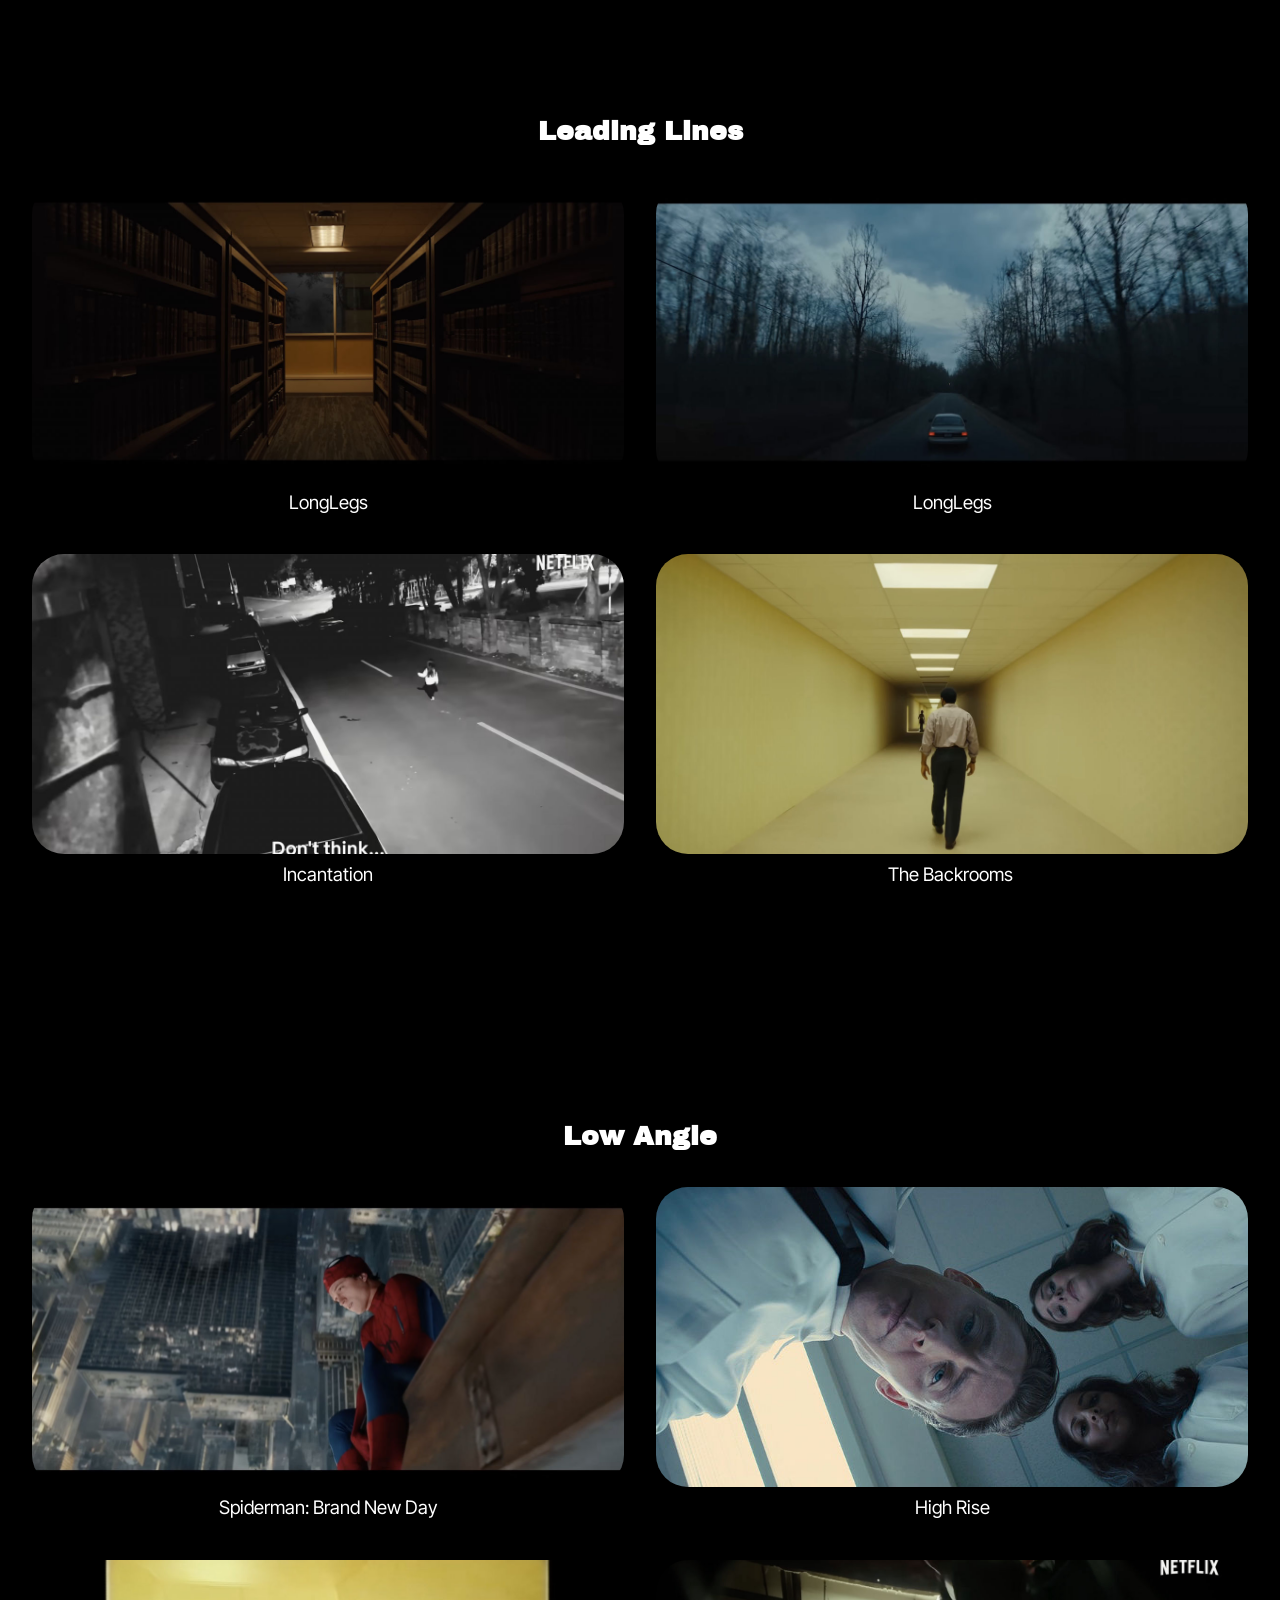
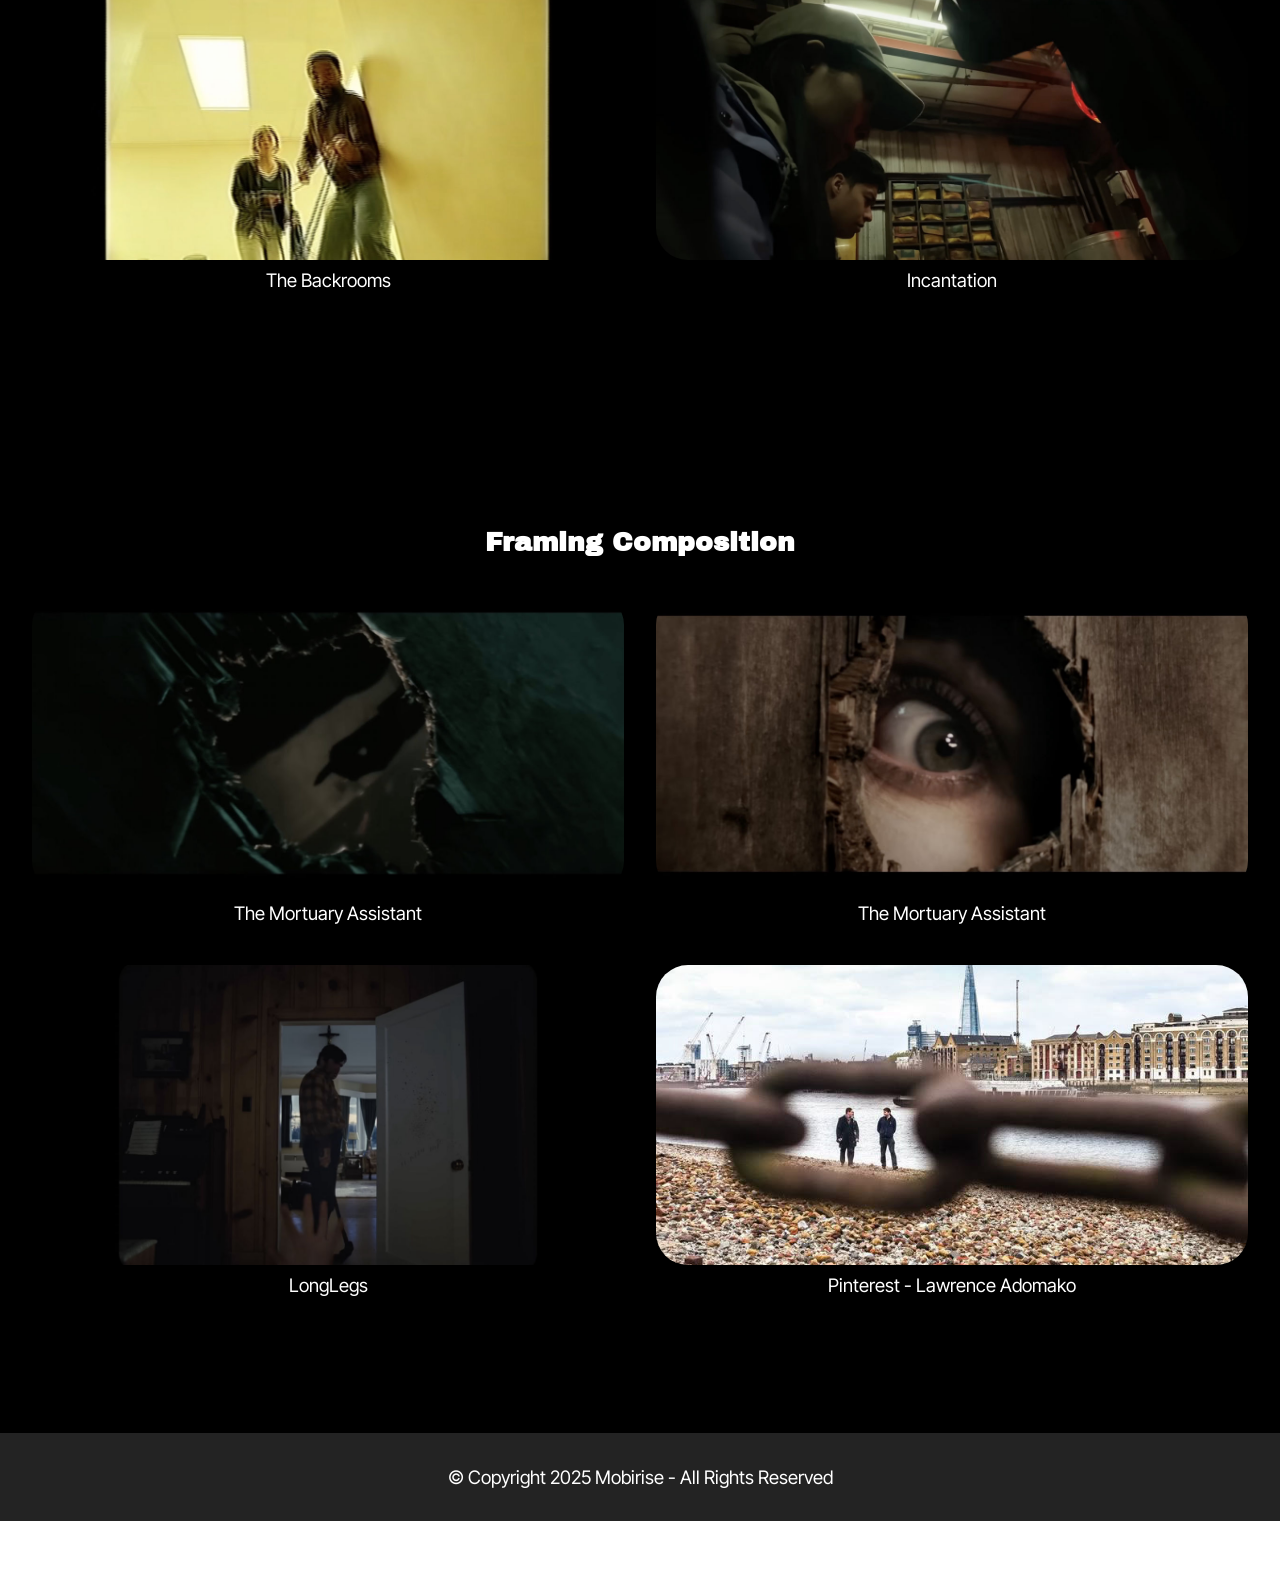
<file: inde.html>
<!DOCTYPE html>
<html  >
<head>
  <!-- Site made with Mobirise Website Builder v6.1.12, https://mobirise.com -->
  <meta charset="UTF-8">
  <meta http-equiv="X-UA-Compatible" content="IE=edge">
  <meta name="generator" content="Mobirise v6.1.12, mobirise.com">
  <meta name="viewport" content="width=device-width, initial-scale=1, minimum-scale=1">
  <link rel="shortcut icon" href="assets/images/logo.png" type="image/x-icon">
  <meta name="description" content="">
  
  
  <title>Film Composition</title>
  <link rel="stylesheet" href="assets/web/assets/mobirise-icons2/mobirise2.css">
  <link rel="stylesheet" href="assets/bootstrap/css/bootstrap.min.css">
  <link rel="stylesheet" href="assets/animatecss/animate.css">
  <link rel="stylesheet" href="assets/dropdown/css/style.css">
  <link rel="stylesheet" href="assets/socicon/css/styles.css">
  <link rel="stylesheet" href="assets/theme/css/style.css">
  <link rel="preload" href="https://fonts.googleapis.com/css?family=Oswald:200,300,400,500,600,700&display=swap" as="style" onload="this.onload=null;this.rel='stylesheet'">
  <noscript><link rel="stylesheet" href="https://fonts.googleapis.com/css?family=Oswald:200,300,400,500,600,700&display=swap"></noscript>
  <link rel="preload" href="https://fonts.googleapis.com/css?family=Inter+Tight:100,200,300,400,500,600,700,800,900,100i,200i,300i,400i,500i,600i,700i,800i,900i&display=swap" as="style" onload="this.onload=null;this.rel='stylesheet'">
  <noscript><link rel="stylesheet" href="https://fonts.googleapis.com/css?family=Inter+Tight:100,200,300,400,500,600,700,800,900,100i,200i,300i,400i,500i,600i,700i,800i,900i&display=swap"></noscript>
  <link rel="preload" href="https://fonts.googleapis.com/css?family=Lobster+Two:400,400i,700,700i&display=swap" as="style" onload="this.onload=null;this.rel='stylesheet'">
  <noscript><link rel="stylesheet" href="https://fonts.googleapis.com/css?family=Lobster+Two:400,400i,700,700i&display=swap"></noscript>
  <link rel="preload" href="https://fonts.googleapis.com/css?family=Archivo+Black:400&display=swap" as="style" onload="this.onload=null;this.rel='stylesheet'">
  <noscript><link rel="stylesheet" href="https://fonts.googleapis.com/css?family=Archivo+Black:400&display=swap"></noscript>
  <link rel="preload" as="style" href="assets/mobirise/css/mbr-additional.css?v=fcqfsU"><link rel="stylesheet" href="assets/mobirise/css/mbr-additional.css?v=fcqfsU" type="text/css">

  
  
  
</head>
<body>
  
  <section data-bs-version="5.1" class="menu menu1 cid-vgb3vVoBI4" once="menu" id="menu1-23">
    

    <nav class="navbar navbar-dropdown navbar-expand-lg">
        <div class="container">
            <div class="navbar-brand">
                
                <span class="navbar-caption-wrap"><a class="navbar-caption text-white display-4" href="https://mobiri.se">My Film Composition</a></span>
            </div>
            
            
        </div>
    </nav>
</section>

<section data-bs-version="5.1" class="header3 cid-vgb5kdKeCx mbr-fullscreen" id="header3-27">

    

    
    <div class="mbr-overlay" style="opacity: 0.3; background-color: rgb(35, 35, 35);"></div>

    <div class="align-center container">
        <div class="row justify-content-end">
            <div class="col-12 col-lg-6">
                <h1 class="mbr-section-title mbr-fonts-style mb-3 display-4"><strong>Understanding</strong><strong>&nbsp;</strong><strong><br></strong><strong>of&nbsp;</strong><strong>Film Composition</strong></h1>
                
                
                
            </div>
        </div>
    </div>
</section>

<section data-bs-version="5.1" class="gallery5 mbr-gallery cid-vgb4fxWpIA" id="gallery5-25">
    

    
    

    <div class="container">
        <div class="mbr-section-head">
            <h3 class="mbr-section-title mbr-fonts-style align-center m-0 display-4"><strong>Symmetrical Composition</strong><br><strong><br></strong></h3>
            
        </div>
        <div class="row mbr-gallery mt-4">
            <div class="col-12 col-md-6 col-lg-6 item gallery-image active">
                <div class="item-wrapper" data-toggle="modal" data-bs-toggle="modal" data-target="#vgiftQdzRL-modal" data-bs-target="#vgiftQdzRL-modal">
                    <img class="w-100" src="assets/images/the20little20mermaid-967x404.jpg" alt="Mobirise Website Builder" data-slide-to="0" data-bs-slide-to="0" data-target="#lb-vgiftQdzRL" data-bs-target="#lb-vgiftQdzRL">
                    <div class="icon-wrapper">
                        <span class="mobi-mbri mobi-mbri-search mbr-iconfont mbr-iconfont-btn"></span>
                    </div>
                </div>
                <h1 class="mbr-item-subtitle mbr-fonts-style align-center mb-2 mt-2 display-2">The Little Mermaid</h1>
            </div>
            
            <div class="col-12 col-md-6 col-lg-6 item gallery-image">
                <div class="item-wrapper" data-toggle="modal" data-bs-toggle="modal" data-target="#vgiftQdzRL-modal" data-bs-target="#vgiftQdzRL-modal">
                    <img class="w-100" src="assets/images/image204-8-2620at2011.24e280afam-1256x671.jpg" alt="Mobirise Website Builder" data-slide-to="1" data-bs-slide-to="1" data-target="#lb-vgiftQdzRL" data-bs-target="#lb-vgiftQdzRL">
                    <div class="icon-wrapper">
                        <span class="mobi-mbri mobi-mbri-search mbr-iconfont mbr-iconfont-btn"></span>
                    </div>
                </div>
                <h1 class="mbr-item-subtitle mbr-fonts-style align-center mb-2 mt-2 display-2">True Beauty - EP 1</h1>
            </div><div class="col-12 col-md-6 col-lg-6 item gallery-image">
                <div class="item-wrapper" data-toggle="modal" data-bs-toggle="modal" data-target="#vgiftQdzRL-modal" data-bs-target="#vgiftQdzRL-modal">
                    <img class="w-100" src="assets/images/image204-8-2620at2011.31e280afam-1256x679.jpeg" alt="Mobirise Website Builder" data-slide-to="2" data-bs-slide-to="2" data-target="#lb-vgiftQdzRL" data-bs-target="#lb-vgiftQdzRL">
                    <div class="icon-wrapper">
                        <span class="mobi-mbri mobi-mbri-search mbr-iconfont mbr-iconfont-btn"></span>
                    </div>
                </div>
                <h1 class="mbr-item-subtitle mbr-fonts-style align-center mb-2 mt-2 display-2">Pursuit of Jade - EP 1</h1>
            </div>
            <div class="col-12 col-md-6 col-lg-6 item gallery-image">
                <div class="item-wrapper" data-toggle="modal" data-bs-toggle="modal" data-target="#vgiftQdzRL-modal" data-bs-target="#vgiftQdzRL-modal">
                    <img class="w-100" src="assets/images/image204-8-2620at2011.20e280afam-1256x672.jpg" alt="Mobirise Website Builder" data-slide-to="3" data-bs-slide-to="3" data-target="#lb-vgiftQdzRL" data-bs-target="#lb-vgiftQdzRL">
                    <div class="icon-wrapper">
                        <span class="mobi-mbri mobi-mbri-search mbr-iconfont mbr-iconfont-btn"></span>
                    </div>
                </div>
                <h1 class="mbr-item-subtitle mbr-fonts-style align-center mb-2 mt-2 display-2">True Beauty - EP 1</h1>
            </div>
        </div>

        <div class="modal mbr-slider" tabindex="-1" role="dialog" aria-hidden="true" id="vgiftQdzRL-modal">
            <div class="modal-dialog" role="document">
                <div class="modal-content">
                    <div class="modal-body">
                        <div class="carousel slide carousel-fade" id="lb-vgiftQdzRL" data-ride="carousel" data-bs-ride="carousel" data-interval="5000" data-bs-interval="5000">
                            <div class="carousel-inner">
                                <div class="carousel-item active">
                                    <img class="d-block w-100" src="assets/images/the20little20mermaid-967x404.jpg" alt="Mobirise Website Builder">
                                </div>
                                
                                <div class="carousel-item">
                                    <img class="d-block w-100" src="assets/images/image204-8-2620at2011.24e280afam-1256x671.jpg" alt="Mobirise Website Builder">
                                </div><div class="carousel-item">
                                    <img class="d-block w-100" src="assets/images/image204-8-2620at2011.31e280afam-1256x679.jpeg" alt="Mobirise Website Builder">
                                </div>
                                <div class="carousel-item">
                                    <img class="d-block w-100" src="assets/images/image204-8-2620at2011.20e280afam-1256x672.jpg" alt="Mobirise Website Builder">
                                </div>
                            </div>
                            <ol class="carousel-indicators">
                                <li data-slide-to="0" data-bs-slide-to="0" class="active" data-target="#lb-vgiftQdzRL" data-bs-target="#lb-vgiftQdzRL"></li>
                                <li data-slide-to="1" data-bs-slide-to="1" data-target="#lb-vgiftQdzRL" data-bs-target="#lb-vgiftQdzRL"></li>
                                <li data-slide-to="2" data-bs-slide-to="2" data-target="#lb-vgiftQdzRL" data-bs-target="#lb-vgiftQdzRL"></li>
                                <li data-slide-to="3" data-bs-slide-to="3" data-target="#lb-vgiftQdzRL" data-bs-target="#lb-vgiftQdzRL"></li>
                            </ol>
                            <a role="button" href="" class="close" data-dismiss="modal" data-bs-dismiss="modal" aria-label="Close">
                            </a>
                            <a class="carousel-control-prev carousel-control" role="button" data-slide="prev" data-bs-slide="prev" href="#lb-vgiftQdzRL">
                                <span class="mobi-mbri mobi-mbri-arrow-prev" aria-hidden="true"></span>
                                <span class="sr-only visually-hidden">Previous</span>
                            </a>
                            <a class="carousel-control-next carousel-control" role="button" data-slide="next" data-bs-slide="next" href="#lb-vgiftQdzRL">
                                <span class="mobi-mbri mobi-mbri-arrow-next" aria-hidden="true"></span>
                                <span class="sr-only visually-hidden">Next</span>
                            </a>
                        </div>
                    </div>
                </div>
            </div>
        </div>
    </div>
</section>

<section data-bs-version="5.1" class="gallery4 mbr-gallery cid-vgbkc3fFTw" id="gallery4-29">
    

    
    

    <div class="container">
        <div class="mbr-section-head">
            <h3 class="mbr-section-title mbr-fonts-style align-center m-0 display-4"><strong>Bird's-eye / Overhead / Top-down<br></strong><strong><br></strong></h3>
            
        </div>
        <div class="row mbr-gallery mt-4">
            <div class="col-12 col-md-6 col-lg-6 item gallery-image">
                <div class="item-wrapper" data-toggle="modal" data-bs-toggle="modal" data-target="#vgiftQoFdY-modal" data-bs-target="#vgiftQoFdY-modal">
                    <img class="w-100" src="assets/images/image-4-8-26-at-12.54pm-1256x614.jpg" alt="Mobirise Website Builder" data-slide-to="0" data-bs-slide-to="0" data-target="#lb-vgiftQoFdY" data-bs-target="#lb-vgiftQoFdY">
                    <div class="icon-wrapper">
                        <span class="mobi-mbri mobi-mbri-search mbr-iconfont mbr-iconfont-btn"></span>
                    </div>
                </div>
                <h6 class="mbr-item-subtitle mbr-fonts-style align-center mb-2 mt-2 display-2">
                    LongLegs</h6>
            </div>
            <div class="col-12 col-md-6 col-lg-6 item gallery-image">
                <div class="item-wrapper" data-toggle="modal" data-bs-toggle="modal" data-target="#vgiftQoFdY-modal" data-bs-target="#vgiftQoFdY-modal">
                    <img class="w-100" src="assets/images/image204-8-2620at201.03e280afpm-1256x610.jpg" alt="Mobirise Website Builder" data-slide-to="1" data-bs-slide-to="1" data-target="#lb-vgiftQoFdY" data-bs-target="#lb-vgiftQoFdY">
                    <div class="icon-wrapper">
                        <span class="mobi-mbri mobi-mbri-search mbr-iconfont mbr-iconfont-btn"></span>
                    </div>
                </div>
                <h6 class="mbr-item-subtitle mbr-fonts-style align-center mb-2 mt-2 display-2">Spiderman: Brand New Day</h6>
            </div>
            <div class="col-12 col-md-6 col-lg-6 item gallery-image">
                <div class="item-wrapper" data-toggle="modal" data-bs-toggle="modal" data-target="#vgiftQoFdY-modal" data-bs-target="#vgiftQoFdY-modal">
                    <img class="w-100" src="assets/images/image204-8-2620at201.17e280afpm-1256x707.jpg" alt="Mobirise Website Builder" data-slide-to="2" data-bs-slide-to="2" data-target="#lb-vgiftQoFdY" data-bs-target="#lb-vgiftQoFdY">
                    <div class="icon-wrapper">
                        <span class="mobi-mbri mobi-mbri-search mbr-iconfont mbr-iconfont-btn"></span>
                    </div>
                </div>
                <h6 class="mbr-item-subtitle mbr-fonts-style align-center mb-2 mt-2 display-2">Saw X&nbsp;</h6>
            </div>
            <div class="col-12 col-md-6 col-lg-6 item gallery-image">
                <div class="item-wrapper" data-toggle="modal" data-bs-toggle="modal" data-target="#vgiftQoFdY-modal" data-bs-target="#vgiftQoFdY-modal">
                    <img class="w-100" src="assets/images/image204-8-2620at201.09e280afpm-1256x619.jpg" alt="Mobirise Website Builder" data-slide-to="3" data-bs-slide-to="3" data-target="#lb-vgiftQoFdY" data-bs-target="#lb-vgiftQoFdY">
                    <div class="icon-wrapper">
                        <span class="mobi-mbri mobi-mbri-search mbr-iconfont mbr-iconfont-btn"></span>
                    </div>
                </div>
                <h6 class="mbr-item-subtitle mbr-fonts-style align-center mb-2 mt-2 display-2">Ready or Not Here I Come 2</h6>
            </div>
        </div>

        <div class="modal mbr-slider" tabindex="-1" role="dialog" aria-hidden="true" id="vgiftQoFdY-modal">
            <div class="modal-dialog" role="document">
                <div class="modal-content">
                    <div class="modal-body">
                        <div class="carousel slide carousel-fade" id="lb-vgiftQoFdY" data-ride="carousel" data-bs-ride="carousel" data-interval="5000" data-bs-interval="5000">
                            <div class="carousel-inner">
                                <div class="carousel-item active">
                                    <img class="d-block w-100" src="assets/images/image-4-8-26-at-12.54pm-1256x614.jpg" alt="Mobirise Website Builder">
                                </div>
                                <div class="carousel-item">
                                    <img class="d-block w-100" src="assets/images/image204-8-2620at201.03e280afpm-1256x610.jpg" alt="Mobirise Website Builder">
                                </div>
                                <div class="carousel-item">
                                    <img class="d-block w-100" src="assets/images/image204-8-2620at201.17e280afpm-1256x707.jpg" alt="Mobirise Website Builder">
                                </div>
                                <div class="carousel-item">
                                    <img class="d-block w-100" src="assets/images/image204-8-2620at201.09e280afpm-1256x619.jpg" alt="Mobirise Website Builder">
                                </div>
                            </div>
                            <ol class="carousel-indicators">
                                <li data-slide-to="0" data-bs-slide-to="0" class="active" data-target="#lb-vgiftQoFdY" data-bs-target="#lb-vgiftQoFdY"></li>
                                <li data-slide-to="1" data-bs-slide-to="1" data-target="#lb-vgiftQoFdY" data-bs-target="#lb-vgiftQoFdY"></li>
                                <li data-slide-to="2" data-bs-slide-to="2" data-target="#lb-vgiftQoFdY" data-bs-target="#lb-vgiftQoFdY"></li>
                                <li data-slide-to="3" data-bs-slide-to="3" data-target="#lb-vgiftQoFdY" data-bs-target="#lb-vgiftQoFdY"></li>
                            </ol>
                            <a role="button" href="" class="close" data-dismiss="modal" data-bs-dismiss="modal" aria-label="Close">
                            </a>
                            <a class="carousel-control-prev carousel-control" role="button" data-slide="prev" data-bs-slide="prev" href="#lb-vgiftQoFdY">
                                <span class="mobi-mbri mobi-mbri-arrow-prev" aria-hidden="true"></span>
                                <span class="sr-only visually-hidden">Previous</span>
                            </a>
                            <a class="carousel-control-next carousel-control" role="button" data-slide="next" data-bs-slide="next" href="#lb-vgiftQoFdY">
                                <span class="mobi-mbri mobi-mbri-arrow-next" aria-hidden="true"></span>
                                <span class="sr-only visually-hidden">Next</span>
                            </a>
                        </div>
                    </div>
                </div>
            </div>
        </div>
    </div>
</section>

<section data-bs-version="5.1" class="gallery4 mbr-gallery cid-vgbqHvLpXk" id="gallery4-2a">
    

    
    

    <div class="container">
        <div class="mbr-section-head">
            <h3 class="mbr-section-title mbr-fonts-style align-center m-0 display-4"><strong>Leading Lines</strong></h3>
            
        </div>
        <div class="row mbr-gallery mt-4">
            <div class="col-12 col-md-6 col-lg-6 item gallery-image">
                <div class="item-wrapper" data-toggle="modal" data-bs-toggle="modal" data-target="#vgiftQwcCL-modal" data-bs-target="#vgiftQwcCL-modal">
                    <img class="w-100" src="assets/images/image204-8-2620at2012.53e280afpm-1256x612.jpg" alt="Mobirise Website Builder" data-slide-to="0" data-bs-slide-to="0" data-target="#lb-vgiftQwcCL" data-bs-target="#lb-vgiftQwcCL">
                    <div class="icon-wrapper">
                        <span class="mobi-mbri mobi-mbri-search mbr-iconfont mbr-iconfont-btn"></span>
                    </div>
                </div>
                <h6 class="mbr-item-subtitle mbr-fonts-style align-center mb-2 mt-2 display-2">
                    LongLegs</h6>
            </div>
            <div class="col-12 col-md-6 col-lg-6 item gallery-image">
                <div class="item-wrapper" data-toggle="modal" data-bs-toggle="modal" data-target="#vgiftQwcCL-modal" data-bs-target="#vgiftQwcCL-modal">
                    <img class="w-100" src="assets/images/image204-8-2620at2012.51e280afpm-1256x613.jpg" alt="Mobirise Website Builder" data-slide-to="1" data-bs-slide-to="1" data-target="#lb-vgiftQwcCL" data-bs-target="#lb-vgiftQwcCL">
                    <div class="icon-wrapper">
                        <span class="mobi-mbri mobi-mbri-search mbr-iconfont mbr-iconfont-btn"></span>
                    </div>
                </div>
                <h6 class="mbr-item-subtitle mbr-fonts-style align-center mb-2 mt-2 display-2">LongLegs</h6>
            </div>
            <div class="col-12 col-md-6 col-lg-6 item gallery-image">
                <div class="item-wrapper" data-toggle="modal" data-bs-toggle="modal" data-target="#vgiftQwcCL-modal" data-bs-target="#vgiftQwcCL-modal">
                    <img class="w-100" src="assets/images/image204-8-2620at2012.38e280afpm-1256x710.jpg" alt="Mobirise Website Builder" data-slide-to="2" data-bs-slide-to="2" data-target="#lb-vgiftQwcCL" data-bs-target="#lb-vgiftQwcCL">
                    <div class="icon-wrapper">
                        <span class="mobi-mbri mobi-mbri-search mbr-iconfont mbr-iconfont-btn"></span>
                    </div>
                </div>
                <h6 class="mbr-item-subtitle mbr-fonts-style align-center mb-2 mt-2 display-2">Incantation</h6>
            </div>
            <div class="col-12 col-md-6 col-lg-6 item gallery-image">
                <div class="item-wrapper" data-toggle="modal" data-bs-toggle="modal" data-target="#vgiftQwcCL-modal" data-bs-target="#vgiftQwcCL-modal">
                    <img class="w-100" src="assets/images/image204-8-2620at2012.31e280afpm-1256x685.jpg" alt="Mobirise Website Builder" data-slide-to="3" data-bs-slide-to="3" data-target="#lb-vgiftQwcCL" data-bs-target="#lb-vgiftQwcCL">
                    <div class="icon-wrapper">
                        <span class="mobi-mbri mobi-mbri-search mbr-iconfont mbr-iconfont-btn"></span>
                    </div>
                </div>
                <h6 class="mbr-item-subtitle mbr-fonts-style align-center mb-2 mt-2 display-2">The Backrooms&nbsp;</h6>
            </div>
        </div>

        <div class="modal mbr-slider" tabindex="-1" role="dialog" aria-hidden="true" id="vgiftQwcCL-modal">
            <div class="modal-dialog" role="document">
                <div class="modal-content">
                    <div class="modal-body">
                        <div class="carousel slide carousel-fade" id="lb-vgiftQwcCL" data-ride="carousel" data-bs-ride="carousel" data-interval="5000" data-bs-interval="5000">
                            <div class="carousel-inner">
                                <div class="carousel-item active">
                                    <img class="d-block w-100" src="assets/images/image204-8-2620at2012.53e280afpm-1256x612.jpg" alt="Mobirise Website Builder">
                                </div>
                                <div class="carousel-item">
                                    <img class="d-block w-100" src="assets/images/image204-8-2620at2012.51e280afpm-1256x613.jpg" alt="Mobirise Website Builder">
                                </div>
                                <div class="carousel-item">
                                    <img class="d-block w-100" src="assets/images/image204-8-2620at2012.38e280afpm-1256x710.jpg" alt="Mobirise Website Builder">
                                </div>
                                <div class="carousel-item">
                                    <img class="d-block w-100" src="assets/images/image204-8-2620at2012.31e280afpm-1256x685.jpg" alt="Mobirise Website Builder">
                                </div>
                            </div>
                            <ol class="carousel-indicators">
                                <li data-slide-to="0" data-bs-slide-to="0" class="active" data-target="#lb-vgiftQwcCL" data-bs-target="#lb-vgiftQwcCL"></li>
                                <li data-slide-to="1" data-bs-slide-to="1" data-target="#lb-vgiftQwcCL" data-bs-target="#lb-vgiftQwcCL"></li>
                                <li data-slide-to="2" data-bs-slide-to="2" data-target="#lb-vgiftQwcCL" data-bs-target="#lb-vgiftQwcCL"></li>
                                <li data-slide-to="3" data-bs-slide-to="3" data-target="#lb-vgiftQwcCL" data-bs-target="#lb-vgiftQwcCL"></li>
                            </ol>
                            <a role="button" href="" class="close" data-dismiss="modal" data-bs-dismiss="modal" aria-label="Close">
                            </a>
                            <a class="carousel-control-prev carousel-control" role="button" data-slide="prev" data-bs-slide="prev" href="#lb-vgiftQwcCL">
                                <span class="mobi-mbri mobi-mbri-arrow-prev" aria-hidden="true"></span>
                                <span class="sr-only visually-hidden">Previous</span>
                            </a>
                            <a class="carousel-control-next carousel-control" role="button" data-slide="next" data-bs-slide="next" href="#lb-vgiftQwcCL">
                                <span class="mobi-mbri mobi-mbri-arrow-next" aria-hidden="true"></span>
                                <span class="sr-only visually-hidden">Next</span>
                            </a>
                        </div>
                    </div>
                </div>
            </div>
        </div>
    </div>
</section>

<section data-bs-version="5.1" class="gallery4 mbr-gallery cid-vgbr9kPAI7" id="gallery4-2b">
    

    
    

    <div class="container">
        <div class="mbr-section-head">
            <h3 class="mbr-section-title mbr-fonts-style align-center m-0 display-4"><strong>Low Angle</strong></h3>
            
        </div>
        <div class="row mbr-gallery mt-4">
            <div class="col-12 col-md-6 col-lg-6 item gallery-image">
                <div class="item-wrapper" data-toggle="modal" data-bs-toggle="modal" data-target="#vgiftQJ1ek-modal" data-bs-target="#vgiftQJ1ek-modal">
                    <img class="w-100" src="assets/images/image204-8-2620at201.03e280afpm202-1256x602.jpg" alt="Mobirise Website Builder" data-slide-to="0" data-bs-slide-to="0" data-target="#lb-vgiftQJ1ek" data-bs-target="#lb-vgiftQJ1ek">
                    <div class="icon-wrapper">
                        <span class="mobi-mbri mobi-mbri-search mbr-iconfont mbr-iconfont-btn"></span>
                    </div>
                </div>
                <h6 class="mbr-item-subtitle mbr-fonts-style align-center mb-2 mt-2 display-2">
                    Spiderman: Brand New Day</h6>
            </div>
            <div class="col-12 col-md-6 col-lg-6 item gallery-image">
                <div class="item-wrapper" data-toggle="modal" data-bs-toggle="modal" data-target="#vgiftQJ1ek-modal" data-bs-target="#vgiftQJ1ek-modal">
                    <img class="w-100" src="assets/images/high-rise-967x405.jpg" alt="Mobirise Website Builder" data-slide-to="1" data-bs-slide-to="1" data-target="#lb-vgiftQJ1ek" data-bs-target="#lb-vgiftQJ1ek">
                    <div class="icon-wrapper">
                        <span class="mobi-mbri mobi-mbri-search mbr-iconfont mbr-iconfont-btn"></span>
                    </div>
                </div>
                <h6 class="mbr-item-subtitle mbr-fonts-style align-center mb-2 mt-2 display-2">High Rise</h6>
            </div>
            <div class="col-12 col-md-6 col-lg-6 item gallery-image">
                <div class="item-wrapper" data-toggle="modal" data-bs-toggle="modal" data-target="#vgiftQJ1ek-modal" data-bs-target="#vgiftQJ1ek-modal">
                    <img class="w-100" src="assets/images/image204-8-2620at2012.32e280afpm-1256x703.jpg" alt="Mobirise Website Builder" data-slide-to="2" data-bs-slide-to="2" data-target="#lb-vgiftQJ1ek" data-bs-target="#lb-vgiftQJ1ek">
                    <div class="icon-wrapper">
                        <span class="mobi-mbri mobi-mbri-search mbr-iconfont mbr-iconfont-btn"></span>
                    </div>
                </div>
                <h6 class="mbr-item-subtitle mbr-fonts-style align-center mb-2 mt-2 display-2">The Backrooms</h6>
            </div>
            <div class="col-12 col-md-6 col-lg-6 item gallery-image">
                <div class="item-wrapper" data-toggle="modal" data-bs-toggle="modal" data-target="#vgiftQJ1ek-modal" data-bs-target="#vgiftQJ1ek-modal">
                    <img class="w-100" src="assets/images/image204-8-2620at2012.36e280afpm-1256x734.jpg" alt="Mobirise Website Builder" data-slide-to="3" data-bs-slide-to="3" data-target="#lb-vgiftQJ1ek" data-bs-target="#lb-vgiftQJ1ek">
                    <div class="icon-wrapper">
                        <span class="mobi-mbri mobi-mbri-search mbr-iconfont mbr-iconfont-btn"></span>
                    </div>
                </div>
                <h6 class="mbr-item-subtitle mbr-fonts-style align-center mb-2 mt-2 display-2">Incantation</h6>
            </div>
        </div>

        <div class="modal mbr-slider" tabindex="-1" role="dialog" aria-hidden="true" id="vgiftQJ1ek-modal">
            <div class="modal-dialog" role="document">
                <div class="modal-content">
                    <div class="modal-body">
                        <div class="carousel slide carousel-fade" id="lb-vgiftQJ1ek" data-ride="carousel" data-bs-ride="carousel" data-interval="5000" data-bs-interval="5000">
                            <div class="carousel-inner">
                                <div class="carousel-item active">
                                    <img class="d-block w-100" src="assets/images/image204-8-2620at201.03e280afpm202-1256x602.jpg" alt="Mobirise Website Builder">
                                </div>
                                <div class="carousel-item">
                                    <img class="d-block w-100" src="assets/images/high-rise-967x405.jpg" alt="Mobirise Website Builder">
                                </div>
                                <div class="carousel-item">
                                    <img class="d-block w-100" src="assets/images/image204-8-2620at2012.32e280afpm-1256x703.jpg" alt="Mobirise Website Builder">
                                </div>
                                <div class="carousel-item">
                                    <img class="d-block w-100" src="assets/images/image204-8-2620at2012.36e280afpm-1256x734.jpg" alt="Mobirise Website Builder">
                                </div>
                            </div>
                            <ol class="carousel-indicators">
                                <li data-slide-to="0" data-bs-slide-to="0" class="active" data-target="#lb-vgiftQJ1ek" data-bs-target="#lb-vgiftQJ1ek"></li>
                                <li data-slide-to="1" data-bs-slide-to="1" data-target="#lb-vgiftQJ1ek" data-bs-target="#lb-vgiftQJ1ek"></li>
                                <li data-slide-to="2" data-bs-slide-to="2" data-target="#lb-vgiftQJ1ek" data-bs-target="#lb-vgiftQJ1ek"></li>
                                <li data-slide-to="3" data-bs-slide-to="3" data-target="#lb-vgiftQJ1ek" data-bs-target="#lb-vgiftQJ1ek"></li>
                            </ol>
                            <a role="button" href="" class="close" data-dismiss="modal" data-bs-dismiss="modal" aria-label="Close">
                            </a>
                            <a class="carousel-control-prev carousel-control" role="button" data-slide="prev" data-bs-slide="prev" href="#lb-vgiftQJ1ek">
                                <span class="mobi-mbri mobi-mbri-arrow-prev" aria-hidden="true"></span>
                                <span class="sr-only visually-hidden">Previous</span>
                            </a>
                            <a class="carousel-control-next carousel-control" role="button" data-slide="next" data-bs-slide="next" href="#lb-vgiftQJ1ek">
                                <span class="mobi-mbri mobi-mbri-arrow-next" aria-hidden="true"></span>
                                <span class="sr-only visually-hidden">Next</span>
                            </a>
                        </div>
                    </div>
                </div>
            </div>
        </div>
    </div>
</section>

<section data-bs-version="5.1" class="gallery4 mbr-gallery cid-vgbrYQA5aU" id="gallery4-2c">
    

    
    

    <div class="container">
        <div class="mbr-section-head">
            <h3 class="mbr-section-title mbr-fonts-style align-center m-0 display-4"><strong>Framing Composition</strong></h3>
            
        </div>
        <div class="row mbr-gallery mt-4">
            <div class="col-12 col-md-6 col-lg-6 item gallery-image">
                <div class="item-wrapper" data-toggle="modal" data-bs-toggle="modal" data-target="#vgiftQTIOB-modal" data-bs-target="#vgiftQTIOB-modal">
                    <img class="w-100" src="assets/images/image204-8-2620at2012.47e280afpm-1256x613.jpg" alt="Mobirise Website Builder" data-slide-to="0" data-bs-slide-to="0" data-target="#lb-vgiftQTIOB" data-bs-target="#lb-vgiftQTIOB">
                    <div class="icon-wrapper">
                        <span class="mobi-mbri mobi-mbri-search mbr-iconfont mbr-iconfont-btn"></span>
                    </div>
                </div>
                <h6 class="mbr-item-subtitle mbr-fonts-style align-center mb-2 mt-2 display-2">
                    The Mortuary Assistant</h6>
            </div>
            <div class="col-12 col-md-6 col-lg-6 item gallery-image">
                <div class="item-wrapper" data-toggle="modal" data-bs-toggle="modal" data-target="#vgiftQTIOB-modal" data-bs-target="#vgiftQTIOB-modal">
                    <img class="w-100" src="assets/images/image204-8-2620at2012.48e280afpm-1256x626.jpg" alt="Mobirise Website Builder" data-slide-to="1" data-bs-slide-to="1" data-target="#lb-vgiftQTIOB" data-bs-target="#lb-vgiftQTIOB">
                    <div class="icon-wrapper">
                        <span class="mobi-mbri mobi-mbri-search mbr-iconfont mbr-iconfont-btn"></span>
                    </div>
                </div>
                <h6 class="mbr-item-subtitle mbr-fonts-style align-center mb-2 mt-2 display-2">The Mortuary Assistant</h6>
            </div>
            <div class="col-12 col-md-6 col-lg-6 item gallery-image">
                <div class="item-wrapper" data-toggle="modal" data-bs-toggle="modal" data-target="#vgiftQTIOB-modal" data-bs-target="#vgiftQTIOB-modal">
                    <img class="w-100" src="assets/images/image204-8-2620at2012.56e280afpm-1256x676.jpg" alt="Mobirise Website Builder" data-slide-to="2" data-bs-slide-to="2" data-target="#lb-vgiftQTIOB" data-bs-target="#lb-vgiftQTIOB">
                    <div class="icon-wrapper">
                        <span class="mobi-mbri mobi-mbri-search mbr-iconfont mbr-iconfont-btn"></span>
                    </div>
                </div>
                <h6 class="mbr-item-subtitle mbr-fonts-style align-center mb-2 mt-2 display-2">LongLegs</h6>
            </div>
            <div class="col-12 col-md-6 col-lg-6 item gallery-image">
                <div class="item-wrapper" data-toggle="modal" data-bs-toggle="modal" data-target="#vgiftQTIOB-modal" data-bs-target="#vgiftQTIOB-modal">
                    <img class="w-100" src="assets/images/-736x481.jpg" alt="Mobirise Website Builder" data-slide-to="3" data-bs-slide-to="3" data-target="#lb-vgiftQTIOB" data-bs-target="#lb-vgiftQTIOB">
                    <div class="icon-wrapper">
                        <span class="mobi-mbri mobi-mbri-search mbr-iconfont mbr-iconfont-btn"></span>
                    </div>
                </div>
                <h6 class="mbr-item-subtitle mbr-fonts-style align-center mb-2 mt-2 display-2">Pinterest - Lawrence Adomako</h6>
            </div>
        </div>

        <div class="modal mbr-slider" tabindex="-1" role="dialog" aria-hidden="true" id="vgiftQTIOB-modal">
            <div class="modal-dialog" role="document">
                <div class="modal-content">
                    <div class="modal-body">
                        <div class="carousel slide carousel-fade" id="lb-vgiftQTIOB" data-ride="carousel" data-bs-ride="carousel" data-interval="5000" data-bs-interval="5000">
                            <div class="carousel-inner">
                                <div class="carousel-item active">
                                    <img class="d-block w-100" src="assets/images/image204-8-2620at2012.47e280afpm-1256x613.jpg" alt="Mobirise Website Builder">
                                </div>
                                <div class="carousel-item">
                                    <img class="d-block w-100" src="assets/images/image204-8-2620at2012.48e280afpm-1256x626.jpg" alt="Mobirise Website Builder">
                                </div>
                                <div class="carousel-item">
                                    <img class="d-block w-100" src="assets/images/image204-8-2620at2012.56e280afpm-1256x676.jpg" alt="Mobirise Website Builder">
                                </div>
                                <div class="carousel-item">
                                    <img class="d-block w-100" src="assets/images/-736x481.jpg" alt="Mobirise Website Builder">
                                </div>
                            </div>
                            <ol class="carousel-indicators">
                                <li data-slide-to="0" data-bs-slide-to="0" class="active" data-target="#lb-vgiftQTIOB" data-bs-target="#lb-vgiftQTIOB"></li>
                                <li data-slide-to="1" data-bs-slide-to="1" data-target="#lb-vgiftQTIOB" data-bs-target="#lb-vgiftQTIOB"></li>
                                <li data-slide-to="2" data-bs-slide-to="2" data-target="#lb-vgiftQTIOB" data-bs-target="#lb-vgiftQTIOB"></li>
                                <li data-slide-to="3" data-bs-slide-to="3" data-target="#lb-vgiftQTIOB" data-bs-target="#lb-vgiftQTIOB"></li>
                            </ol>
                            <a role="button" href="" class="close" data-dismiss="modal" data-bs-dismiss="modal" aria-label="Close">
                            </a>
                            <a class="carousel-control-prev carousel-control" role="button" data-slide="prev" data-bs-slide="prev" href="#lb-vgiftQTIOB">
                                <span class="mobi-mbri mobi-mbri-arrow-prev" aria-hidden="true"></span>
                                <span class="sr-only visually-hidden">Previous</span>
                            </a>
                            <a class="carousel-control-next carousel-control" role="button" data-slide="next" data-bs-slide="next" href="#lb-vgiftQTIOB">
                                <span class="mobi-mbri mobi-mbri-arrow-next" aria-hidden="true"></span>
                                <span class="sr-only visually-hidden">Next</span>
                            </a>
                        </div>
                    </div>
                </div>
            </div>
        </div>
    </div>
</section>

<section data-bs-version="5.1" class="footer4 cid-vg4W70FBnb mbr-reveal" once="footers" id="footer04-20">

    

    

    <div class="container">
        <div class="media-container-row align-center mbr-white">
            <div class="col-12">
                <p class="mbr-text mb-0 mbr-fonts-style display-2">
                    © Copyright 2025 Mobirise - All Rights Reserved
                </p>
            </div>
        </div>
    </div>
</section><section class="display-7" style="padding: 0;align-items: center;justify-content: center;flex-wrap: wrap;    align-content: center;display: flex;position: relative;height: 4rem;"><a href="https://mobiri.se/4654940" style="flex: 1 1;height: 4rem;position: absolute;width: 100%;z-index: 1;"><img alt="" style="height: 4rem;" src="[data-uri]"></a><p style="margin: 0;text-align: center;" class="display-7">&#8204;</p><a style="z-index:1" href="https://mobirise.com/builder/ai-website-generator.html">AI Website Generator</a></section><script src="assets/bootstrap/js/bootstrap.bundle.min.js"></script>  <script src="assets/smoothscroll/smooth-scroll.js"></script>  <script src="assets/ytplayer/index.js"></script>  <script src="assets/dropdown/js/navbar-dropdown.js"></script>  <script src="assets/theme/js/script.js"></script>  
  
  
 <div id="scrollToTop" class="scrollToTop mbr-arrow-up"><a style="text-align: center;"><i class="mbr-arrow-up-icon mbr-arrow-up-icon-cm cm-icon cm-icon-smallarrow-up"></i></a></div>
    <input name="animation" type="hidden">
  </body>
</html>
</file>
<file: assets/web/assets/mobirise-icons2/mobirise2.css>
@font-face {
  font-family: 'Moririse2';
  font-display: swap;
  src:  url('mobirise2.eot?f2bix4');
  src:  url('mobirise2.eot?f2bix4#iefix') format('embedded-opentype'),
    url('mobirise2.woff2?f2bix4') format('woff2'),
    url('mobirise2.woff?f2bix4') format('woff'),
    url('mobirise2.ttf?f2bix4') format('truetype'),
    url('mobirise2.svg?f2bix4#mobirise2') format('svg');
  font-weight: normal;
  font-style: normal;
}

[class^="mobi-"], [class*=" mobi-"] {
  /* use !important to prevent issues with browser extensions that change fonts */
  font-family: 'Moririse2' !important;
  speak: none;
  font-style: normal;
  font-weight: normal;
  font-variant: normal;
  text-transform: none;
  line-height: 1;

  /* Better Font Rendering =========== */
  -webkit-font-smoothing: antialiased;
  -moz-osx-font-smoothing: grayscale;
}

.mobi-mbri-add-submenu:before {
  content: "\e900";
}
.mobi-mbri-alert:before {
  content: "\e901";
}
.mobi-mbri-align-center:before {
  content: "\e902";
}
.mobi-mbri-align-justify:before {
  content: "\e903";
}
.mobi-mbri-align-left:before {
  content: "\e904";
}
.mobi-mbri-align-right:before {
  content: "\e905";
}
.mobi-mbri-android:before {
  content: "\e906";
}
.mobi-mbri-apple:before {
  content: "\e907";
}
.mobi-mbri-arrow-down:before {
  content: "\e908";
}
.mobi-mbri-arrow-next:before {
  content: "\e909";
}
.mobi-mbri-arrow-prev:before {
  content: "\e90a";
}
.mobi-mbri-arrow-up:before {
  content: "\e90b";
}
.mobi-mbri-bold:before {
  content: "\e90c";
}
.mobi-mbri-bookmark:before {
  content: "\e90d";
}
.mobi-mbri-bootstrap:before {
  content: "\e90e";
}
.mobi-mbri-briefcase:before {
  content: "\e90f";
}
.mobi-mbri-browse:before {
  content: "\e910";
}
.mobi-mbri-bulleted-list:before {
  content: "\e911";
}
.mobi-mbri-calendar:before {
  content: "\e912";
}
.mobi-mbri-camera:before {
  content: "\e913";
}
.mobi-mbri-cart-add:before {
  content: "\e914";
}
.mobi-mbri-cart-full:before {
  content: "\e915";
}
.mobi-mbri-cash:before {
  content: "\e916";
}
.mobi-mbri-change-style:before {
  content: "\e917";
}
.mobi-mbri-chat:before {
  content: "\e918";
}
.mobi-mbri-clock:before {
  content: "\e919";
}
.mobi-mbri-close:before {
  content: "\e91a";
}
.mobi-mbri-cloud:before {
  content: "\e91b";
}
.mobi-mbri-code:before {
  content: "\e91c";
}
.mobi-mbri-contact-form:before {
  content: "\e91d";
}
.mobi-mbri-credit-card:before {
  content: "\e91e";
}
.mobi-mbri-cursor-click:before {
  content: "\e91f";
}
.mobi-mbri-cust-feedback:before {
  content: "\e920";
}
.mobi-mbri-database:before {
  content: "\e921";
}
.mobi-mbri-delivery:before {
  content: "\e922";
}
.mobi-mbri-desktop:before {
  content: "\e923";
}
.mobi-mbri-devices:before {
  content: "\e924";
}
.mobi-mbri-down:before {
  content: "\e925";
}
.mobi-mbri-download-2:before {
  content: "\e926";
}
.mobi-mbri-download:before {
  content: "\e927";
}
.mobi-mbri-drag-n-drop-2:before {
  content: "\e928";
}
.mobi-mbri-drag-n-drop:before {
  content: "\e929";
}
.mobi-mbri-edit-2:before {
  content: "\e92a";
}
.mobi-mbri-edit:before {
  content: "\e92b";
}
.mobi-mbri-error:before {
  content: "\e92c";
}
.mobi-mbri-extension:before {
  content: "\e92d";
}
.mobi-mbri-features:before {
  content: "\e92e";
}
.mobi-mbri-file:before {
  content: "\e92f";
}
.mobi-mbri-flag:before {
  content: "\e930";
}
.mobi-mbri-folder:before {
  content: "\e931";
}
.mobi-mbri-gift:before {
  content: "\e932";
}
.mobi-mbri-github:before {
  content: "\e933";
}
.mobi-mbri-globe-2:before {
  content: "\e934";
}
.mobi-mbri-globe:before {
  content: "\e935";
}
.mobi-mbri-growing-chart:before {
  content: "\e936";
}
.mobi-mbri-hearth:before {
  content: "\e937";
}
.mobi-mbri-help:before {
  content: "\e938";
}
.mobi-mbri-home:before {
  content: "\e939";
}
.mobi-mbri-hot-cup:before {
  content: "\e93a";
}
.mobi-mbri-idea:before {
  content: "\e93b";
}
.mobi-mbri-image-gallery:before {
  content: "\e93c";
}
.mobi-mbri-image-slider:before {
  content: "\e93d";
}
.mobi-mbri-info:before {
  content: "\e93e";
}
.mobi-mbri-italic:before {
  content: "\e93f";
}
.mobi-mbri-key:before {
  content: "\e940";
}
.mobi-mbri-laptop:before {
  content: "\e941";
}
.mobi-mbri-layers:before {
  content: "\e942";
}
.mobi-mbri-left-right:before {
  content: "\e943";
}
.mobi-mbri-left:before {
  content: "\e944";
}
.mobi-mbri-letter:before {
  content: "\e945";
}
.mobi-mbri-like:before {
  content: "\e946";
}
.mobi-mbri-link:before {
  content: "\e947";
}
.mobi-mbri-lock:before {
  content: "\e948";
}
.mobi-mbri-login:before {
  content: "\e949";
}
.mobi-mbri-logout:before {
  content: "\e94a";
}
.mobi-mbri-magic-stick:before {
  content: "\e94b";
}
.mobi-mbri-map-pin:before {
  content: "\e94c";
}
.mobi-mbri-menu:before {
  content: "\e94d";
}
.mobi-mbri-mobile-2:before {
  content: "\e94e";
}
.mobi-mbri-mobile-horizontal:before {
  content: "\e94f";
}
.mobi-mbri-mobile:before {
  content: "\e950";
}
.mobi-mbri-mobirise:before {
  content: "\e951";
}
.mobi-mbri-more-horizontal:before {
  content: "\e952";
}
.mobi-mbri-more-vertical:before {
  content: "\e953";
}
.mobi-mbri-music:before {
  content: "\e954";
}
.mobi-mbri-new-file:before {
  content: "\e955";
}
.mobi-mbri-numbered-list:before {
  content: "\e956";
}
.mobi-mbri-opened-folder:before {
  content: "\e957";
}
.mobi-mbri-pages:before {
  content: "\e958";
}
.mobi-mbri-paper-plane:before {
  content: "\e959";
}
.mobi-mbri-paperclip:before {
  content: "\e95a";
}
.mobi-mbri-phone:before {
  content: "\e95b";
}
.mobi-mbri-photo:before {
  content: "\e95c";
}
.mobi-mbri-photos:before {
  content: "\e95d";
}
.mobi-mbri-pin:before {
  content: "\e95e";
}
.mobi-mbri-play:before {
  content: "\e95f";
}
.mobi-mbri-plus:before {
  content: "\e960";
}
.mobi-mbri-preview:before {
  content: "\e961";
}
.mobi-mbri-print:before {
  content: "\e962";
}
.mobi-mbri-protect:before {
  content: "\e963";
}
.mobi-mbri-question:before {
  content: "\e964";
}
.mobi-mbri-quote-left:before {
  content: "\e965";
}
.mobi-mbri-quote-right:before {
  content: "\e966";
}
.mobi-mbri-redo:before {
  content: "\e967";
}
.mobi-mbri-refresh:before {
  content: "\e968";
}
.mobi-mbri-responsive-2:before {
  content: "\e969";
}
.mobi-mbri-responsive:before {
  content: "\e96a";
}
.mobi-mbri-right:before {
  content: "\e96b";
}
.mobi-mbri-rocket:before {
  content: "\e96c";
}
.mobi-mbri-sad-face:before {
  content: "\e96d";
}
.mobi-mbri-sale:before {
  content: "\e96e";
}
.mobi-mbri-save:before {
  content: "\e96f";
}
.mobi-mbri-search:before {
  content: "\e970";
}
.mobi-mbri-setting-2:before {
  content: "\e971";
}
.mobi-mbri-setting-3:before {
  content: "\e972";
}
.mobi-mbri-setting:before {
  content: "\e973";
}
.mobi-mbri-share:before {
  content: "\e974";
}
.mobi-mbri-shopping-bag:before {
  content: "\e975";
}
.mobi-mbri-shopping-basket:before {
  content: "\e976";
}
.mobi-mbri-shopping-cart:before {
  content: "\e977";
}
.mobi-mbri-sites:before {
  content: "\e978";
}
.mobi-mbri-smile-face:before {
  content: "\e979";
}
.mobi-mbri-speed:before {
  content: "\e97a";
}
.mobi-mbri-star:before {
  content: "\e97b";
}
.mobi-mbri-success:before {
  content: "\e97c";
}
.mobi-mbri-sun:before {
  content: "\e97d";
}
.mobi-mbri-sun2:before {
  content: "\e97e";
}
.mobi-mbri-tablet-vertical:before {
  content: "\e97f";
}
.mobi-mbri-tablet:before {
  content: "\e980";
}
.mobi-mbri-target:before {
  content: "\e981";
}
.mobi-mbri-timer:before {
  content: "\e982";
}
.mobi-mbri-to-ftp:before {
  content: "\e983";
}
.mobi-mbri-to-local-drive:before {
  content: "\e984";
}
.mobi-mbri-touch-swipe:before {
  content: "\e985";
}
.mobi-mbri-touch:before {
  content: "\e986";
}
.mobi-mbri-trash:before {
  content: "\e987";
}
.mobi-mbri-underline:before {
  content: "\e988";
}
.mobi-mbri-undo:before {
  content: "\e989";
}
.mobi-mbri-unlink:before {
  content: "\e98a";
}
.mobi-mbri-unlock:before {
  content: "\e98b";
}
.mobi-mbri-up-down:before {
  content: "\e98c";
}
.mobi-mbri-up:before {
  content: "\e98d";
}
.mobi-mbri-update:before {
  content: "\e98e";
}
.mobi-mbri-upload-2:before {
  content: "\e98f";
}
.mobi-mbri-upload:before {
  content: "\e990";
}
.mobi-mbri-user-2:before {
  content: "\e991";
}
.mobi-mbri-user:before {
  content: "\e992";
}
.mobi-mbri-users:before {
  content: "\e993";
}
.mobi-mbri-video-play:before {
  content: "\e994";
}
.mobi-mbri-video:before {
  content: "\e995";
}
.mobi-mbri-watch:before {
  content: "\e996";
}
.mobi-mbri-website-theme-2:before {
  content: "\e997";
}
.mobi-mbri-website-theme:before {
  content: "\e998";
}
.mobi-mbri-wifi:before {
  content: "\e999";
}
.mobi-mbri-windows:before {
  content: "\e99a";
}
.mobi-mbri-zoom-in:before {
  content: "\e99b";
}
.mobi-mbri-zoom-out:before {
  content: "\e99c";
}
</file>
<file: assets/dropdown/css/style.css>
.navbar-dropdown {
  left: 0;
  padding: 0;
  position: absolute;
  right: 0;
  top: 0;
  transition: all 0.45s ease;
  z-index: 1030;
  background: #282828; }
  .navbar-dropdown .navbar-logo {
    margin-right: 0.8rem;
    transition: margin 0.3s ease-in-out;
    vertical-align: middle; }
    .navbar-dropdown .navbar-logo img {
      height: 3.125rem;
      transition: all 0.3s ease-in-out; }
    .navbar-dropdown .navbar-logo.mbr-iconfont {
      font-size: 3.125rem;
      line-height: 3.125rem; }
  .navbar-dropdown .navbar-caption {
    font-weight: 700;
    white-space: normal;
    vertical-align: -4px;
    line-height: 3.125rem !important; }
    .navbar-dropdown .navbar-caption, .navbar-dropdown .navbar-caption:hover {
      color: inherit;
      text-decoration: none; }
  .navbar-dropdown .mbr-iconfont + .navbar-caption {
    vertical-align: -1px; }
  .navbar-dropdown.navbar-fixed-top {
    position: fixed; }
  .navbar-dropdown .navbar-brand span {
    vertical-align: -4px; }
  .navbar-dropdown.bg-color.transparent {
    background: none; }
  .navbar-dropdown.navbar-short .navbar-brand {
    padding: 0.625rem 0; }
    .navbar-dropdown.navbar-short .navbar-brand span {
      vertical-align: -1px; }
  .navbar-dropdown.navbar-short .navbar-caption {
    line-height: 2.375rem !important;
    vertical-align: -2px; }
  .navbar-dropdown.navbar-short .navbar-logo {
    margin-right: 0.5rem; }
    .navbar-dropdown.navbar-short .navbar-logo img {
      height: 2.375rem; }
    .navbar-dropdown.navbar-short .navbar-logo.mbr-iconfont {
      font-size: 2.375rem;
      line-height: 2.375rem; }
  .navbar-dropdown.navbar-short .mbr-table-cell {
    height: 3.625rem; }
  .navbar-dropdown .navbar-close {
    left: 0.6875rem;
    position: fixed;
    top: 0.75rem;
    z-index: 1000; }
  .navbar-dropdown .hamburger-icon {
    content: "";
    display: inline-block;
    vertical-align: middle;
    width: 16px;
    -webkit-box-shadow: 0 -6px 0 1px #282828,0 0 0 1px #282828,0 6px 0 1px #282828;
    -moz-box-shadow: 0 -6px 0 1px #282828,0 0 0 1px #282828,0 6px 0 1px #282828;
    box-shadow: 0 -6px 0 1px #282828,0 0 0 1px #282828,0 6px 0 1px #282828; }

.dropdown-menu .dropdown-toggle[data-toggle="dropdown-submenu"]::after {
  border-bottom: 0.35em solid transparent;
  border-left: 0.35em solid;
  border-right: 0;
  border-top: 0.35em solid transparent;
  margin-left: 0.3rem; }

.dropdown-menu .dropdown-item:focus {
  outline: 0; }

.nav-dropdown {
  font-size: 0.75rem;
  font-weight: 500;
  height: auto !important; }
  .nav-dropdown .nav-btn {
    padding-left: 1rem; }
  .nav-dropdown .link {
    margin: .667em 1.667em;
    font-weight: 500;
    padding: 0;
    transition: color .2s ease-in-out; }
    .nav-dropdown .link.dropdown-toggle {
      margin-right: 2.583em; }
      .nav-dropdown .link.dropdown-toggle::after {
        margin-left: .25rem;
        border-top: 0.35em solid;
        border-right: 0.35em solid transparent;
        border-left: 0.35em solid transparent;
        border-bottom: 0; }
      .nav-dropdown .link.dropdown-toggle[aria-expanded="true"] {
        margin: 0;
        padding: 0.667em 3.263em  0.667em 1.667em; }
  .nav-dropdown .link::after,
  .nav-dropdown .dropdown-item::after {
    color: inherit; }
  .nav-dropdown .btn {
    font-size: 0.75rem;
    font-weight: 700;
    letter-spacing: 0;
    margin-bottom: 0;
    padding-left: 1.25rem;
    padding-right: 1.25rem; }
  .nav-dropdown .dropdown-menu {
    border-radius: 0;
    border: 0;
    left: 0;
    margin: 0;
    padding-bottom: 1.25rem;
    padding-top: 1.25rem;
    position: relative; }
  .nav-dropdown .dropdown-submenu {
    margin-left: 0.125rem;
    top: 0; }
  .nav-dropdown .dropdown-item {
    font-weight: 500;
    line-height: 2;
    padding: 0.3846em 4.615em 0.3846em 1.5385em;
    position: relative;
    transition: color .2s ease-in-out, background-color .2s ease-in-out; }
    .nav-dropdown .dropdown-item::after {
      margin-top: -0.3077em;
      position: absolute;
      right: 1.1538em;
      top: 50%; }
    .nav-dropdown .dropdown-item:focus, .nav-dropdown .dropdown-item:hover {
      background: none; }

@media (max-width: 767px) {
  .nav-dropdown.navbar-toggleable-sm {
    bottom: 0;
    display: none;
    left: 0;
    overflow-x: hidden;
    position: fixed;
    top: 0;
    transform: translateX(-100%);
    -ms-transform: translateX(-100%);
    -webkit-transform: translateX(-100%);
    width: 18.75rem;
    z-index: 999; } }
.nav-dropdown.navbar-toggleable-xl {
  bottom: 0;
  display: none;
  left: 0;
  overflow-x: hidden;
  position: fixed;
  top: 0;
  transform: translateX(-100%);
  -ms-transform: translateX(-100%);
  -webkit-transform: translateX(-100%);
  width: 18.75rem;
  z-index: 999; }

.nav-dropdown-sm {
  display: block !important;
  overflow-x: hidden;
  overflow: auto;
  padding-top: 3.875rem; }
  .nav-dropdown-sm::after {
    content: "";
    display: block;
    height: 3rem;
    width: 100%; }
  .nav-dropdown-sm.collapse.in ~ .navbar-close {
    display: block !important; }
  .nav-dropdown-sm.collapsing, .nav-dropdown-sm.collapse.in {
    transform: translateX(0);
    -ms-transform: translateX(0);
    -webkit-transform: translateX(0);
    transition: all 0.25s ease-out;
    -webkit-transition: all 0.25s ease-out;
    background: #282828; }
  .nav-dropdown-sm.collapsing[aria-expanded="false"] {
    transform: translateX(-100%);
    -ms-transform: translateX(-100%);
    -webkit-transform: translateX(-100%); }
  .nav-dropdown-sm .nav-item {
    display: block;
    margin-left: 0 !important;
    padding-left: 0; }
  .nav-dropdown-sm .link,
  .nav-dropdown-sm .dropdown-item {
    border-top: 1px dotted rgba(255, 255, 255, 0.1);
    font-size: 0.8125rem;
    line-height: 1.6;
    margin: 0 !important;
    padding: 0.875rem 2.4rem 0.875rem 1.5625rem !important;
    position: relative;
    white-space: normal; }
    .nav-dropdown-sm .link:focus, .nav-dropdown-sm .link:hover,
    .nav-dropdown-sm .dropdown-item:focus,
    .nav-dropdown-sm .dropdown-item:hover {
      background: rgba(0, 0, 0, 0.2) !important;
      color: #c0a375; }
  .nav-dropdown-sm .nav-btn {
    position: relative;
    padding: 1.5625rem 1.5625rem 0 1.5625rem; }
    .nav-dropdown-sm .nav-btn::before {
      border-top: 1px dotted rgba(255, 255, 255, 0.1);
      content: "";
      left: 0;
      position: absolute;
      top: 0;
      width: 100%; }
    .nav-dropdown-sm .nav-btn + .nav-btn {
      padding-top: 0.625rem; }
      .nav-dropdown-sm .nav-btn + .nav-btn::before {
        display: none; }
  .nav-dropdown-sm .btn {
    padding: 0.625rem 0; }
  .nav-dropdown-sm .dropdown-toggle[data-toggle="dropdown-submenu"]::after {
    margin-left: .25rem;
    border-top: 0.35em solid;
    border-right: 0.35em solid transparent;
    border-left: 0.35em solid transparent;
    border-bottom: 0; }
  .nav-dropdown-sm .dropdown-toggle[data-toggle="dropdown-submenu"][aria-expanded="true"]::after {
    border-top: 0;
    border-right: 0.35em solid transparent;
    border-left: 0.35em solid transparent;
    border-bottom: 0.35em solid; }
  .nav-dropdown-sm .dropdown-menu {
    margin: 0;
    padding: 0;
    position: relative;
    top: 0;
    left: 0;
    width: 100%;
    border: 0;
    float: none;
    border-radius: 0;
    background: none; }
  .nav-dropdown-sm .dropdown-submenu {
    left: 100%;
    margin-left: 0.125rem;
    margin-top: -1.25rem;
    top: 0; }

.navbar-toggleable-sm .nav-dropdown .dropdown-menu {
  position: absolute; }

.navbar-toggleable-sm .nav-dropdown .dropdown-submenu {
  left: 100%;
  margin-left: 0.125rem;
  margin-top: -1.25rem;
  top: 0; }

.navbar-toggleable-sm.opened .nav-dropdown .dropdown-menu {
  position: relative; }

.navbar-toggleable-sm.opened .nav-dropdown .dropdown-submenu {
  left: 0;
  margin-left: 00rem;
  margin-top: 0rem;
  top: 0; }

.is-builder .nav-dropdown.collapsing {
  transition: none !important; }
</file>
<file: assets/socicon/css/styles.css>
@charset "UTF-8";

@font-face {
  font-family: 'Socicon';
  src:  url('../fonts/socicon.eot');
  src:  url('../fonts/socicon.eot?#iefix') format('embedded-opentype'),
    url('../fonts/socicon.woff2') format('woff2'),
    url('../fonts/socicon.ttf') format('truetype'),
    url('../fonts/socicon.woff') format('woff'),
    url('../fonts/socicon.svg#socicon') format('svg');
  font-weight: normal;
  font-style: normal;
  font-display: swap;
}

[data-icon]:before {
  font-family: "socicon" !important;
  content: attr(data-icon);
  font-style: normal !important;
  font-weight: normal !important;
  font-variant: normal !important;
  text-transform: none !important;
  speak: none;
  line-height: 1;
  -webkit-font-smoothing: antialiased;
  -moz-osx-font-smoothing: grayscale;
}

[class^="socicon-"], [class*=" socicon-"] {
  /* use !important to prevent issues with browser extensions that change fonts */
  font-family: 'Socicon' !important;
  speak: none;
  font-style: normal;
  font-weight: normal;
  font-variant: normal;
  text-transform: none;
  line-height: 1;

  /* Better Font Rendering =========== */
  -webkit-font-smoothing: antialiased;
  -moz-osx-font-smoothing: grayscale;
}

.socicon-500px:before {
  content: "\e000";
}
.socicon-8tracks:before {
  content: "\e001";
}
.socicon-airbnb:before {
  content: "\e002";
}
.socicon-alliance:before {
  content: "\e003";
}
.socicon-amazon:before {
  content: "\e004";
}
.socicon-amplement:before {
  content: "\e005";
}
.socicon-android:before {
  content: "\e006";
}
.socicon-angellist:before {
  content: "\e007";
}
.socicon-apple:before {
  content: "\e008";
}
.socicon-appnet:before {
  content: "\e009";
}
.socicon-baidu:before {
  content: "\e00a";
}
.socicon-bandcamp:before {
  content: "\e00b";
}
.socicon-battlenet:before {
  content: "\e00c";
}
.socicon-mixer:before {
  content: "\e00d";
}
.socicon-bebee:before {
  content: "\e00e";
}
.socicon-bebo:before {
  content: "\e00f";
}
.socicon-behance:before {
  content: "\e010";
}
.socicon-blizzard:before {
  content: "\e011";
}
.socicon-blogger:before {
  content: "\e012";
}
.socicon-buffer:before {
  content: "\e013";
}
.socicon-chrome:before {
  content: "\e014";
}
.socicon-coderwall:before {
  content: "\e015";
}
.socicon-curse:before {
  content: "\e016";
}
.socicon-dailymotion:before {
  content: "\e017";
}
.socicon-deezer:before {
  content: "\e018";
}
.socicon-delicious:before {
  content: "\e019";
}
.socicon-deviantart:before {
  content: "\e01a";
}
.socicon-diablo:before {
  content: "\e01b";
}
.socicon-digg:before {
  content: "\e01c";
}
.socicon-discord:before {
  content: "\e01d";
}
.socicon-disqus:before {
  content: "\e01e";
}
.socicon-douban:before {
  content: "\e01f";
}
.socicon-draugiem:before {
  content: "\e020";
}
.socicon-dribbble:before {
  content: "\e021";
}
.socicon-drupal:before {
  content: "\e022";
}
.socicon-ebay:before {
  content: "\e023";
}
.socicon-ello:before {
  content: "\e024";
}
.socicon-endomodo:before {
  content: "\e025";
}
.socicon-envato:before {
  content: "\e026";
}
.socicon-etsy:before {
  content: "\e027";
}
.socicon-facebook:before {
  content: "\e028";
}
.socicon-feedburner:before {
  content: "\e029";
}
.socicon-filmweb:before {
  content: "\e02a";
}
.socicon-firefox:before {
  content: "\e02b";
}
.socicon-flattr:before {
  content: "\e02c";
}
.socicon-flickr:before {
  content: "\e02d";
}
.socicon-formulr:before {
  content: "\e02e";
}
.socicon-forrst:before {
  content: "\e02f";
}
.socicon-foursquare:before {
  content: "\e030";
}
.socicon-friendfeed:before {
  content: "\e031";
}
.socicon-github:before {
  content: "\e032";
}
.socicon-goodreads:before {
  content: "\e033";
}
.socicon-google:before {
  content: "\e034";
}
.socicon-googlescholar:before {
  content: "\e035";
}
.socicon-googlegroups:before {
  content: "\e036";
}
.socicon-googlephotos:before {
  content: "\e037";
}
.socicon-googleplus:before {
  content: "\e038";
}
.socicon-grooveshark:before {
  content: "\e039";
}
.socicon-hackerrank:before {
  content: "\e03a";
}
.socicon-hearthstone:before {
  content: "\e03b";
}
.socicon-hellocoton:before {
  content: "\e03c";
}
.socicon-heroes:before {
  content: "\e03d";
}
.socicon-smashcast:before {
  content: "\e03e";
}
.socicon-horde:before {
  content: "\e03f";
}
.socicon-houzz:before {
  content: "\e040";
}
.socicon-icq:before {
  content: "\e041";
}
.socicon-identica:before {
  content: "\e042";
}
.socicon-imdb:before {
  content: "\e043";
}
.socicon-instagram:before {
  content: "\e044";
}
.socicon-issuu:before {
  content: "\e045";
}
.socicon-istock:before {
  content: "\e046";
}
.socicon-itunes:before {
  content: "\e047";
}
.socicon-keybase:before {
  content: "\e048";
}
.socicon-lanyrd:before {
  content: "\e049";
}
.socicon-lastfm:before {
  content: "\e04a";
}
.socicon-line:before {
  content: "\e04b";
}
.socicon-linkedin:before {
  content: "\e04c";
}
.socicon-livejournal:before {
  content: "\e04d";
}
.socicon-lyft:before {
  content: "\e04e";
}
.socicon-macos:before {
  content: "\e04f";
}
.socicon-mail:before {
  content: "\e050";
}
.socicon-medium:before {
  content: "\e051";
}
.socicon-meetup:before {
  content: "\e052";
}
.socicon-mixcloud:before {
  content: "\e053";
}
.socicon-modelmayhem:before {
  content: "\e054";
}
.socicon-mumble:before {
  content: "\e055";
}
.socicon-myspace:before {
  content: "\e056";
}
.socicon-newsvine:before {
  content: "\e057";
}
.socicon-nintendo:before {
  content: "\e058";
}
.socicon-npm:before {
  content: "\e059";
}
.socicon-odnoklassniki:before {
  content: "\e05a";
}
.socicon-openid:before {
  content: "\e05b";
}
.socicon-opera:before {
  content: "\e05c";
}
.socicon-outlook:before {
  content: "\e05d";
}
.socicon-overwatch:before {
  content: "\e05e";
}
.socicon-patreon:before {
  content: "\e05f";
}
.socicon-paypal:before {
  content: "\e060";
}
.socicon-periscope:before {
  content: "\e061";
}
.socicon-persona:before {
  content: "\e062";
}
.socicon-pinterest:before {
  content: "\e063";
}
.socicon-play:before {
  content: "\e064";
}
.socicon-player:before {
  content: "\e065";
}
.socicon-playstation:before {
  content: "\e066";
}
.socicon-pocket:before {
  content: "\e067";
}
.socicon-qq:before {
  content: "\e068";
}
.socicon-quora:before {
  content: "\e069";
}
.socicon-raidcall:before {
  content: "\e06a";
}
.socicon-ravelry:before {
  content: "\e06b";
}
.socicon-reddit:before {
  content: "\e06c";
}
.socicon-renren:before {
  content: "\e06d";
}
.socicon-researchgate:before {
  content: "\e06e";
}
.socicon-residentadvisor:before {
  content: "\e06f";
}
.socicon-reverbnation:before {
  content: "\e070";
}
.socicon-rss:before {
  content: "\e071";
}
.socicon-sharethis:before {
  content: "\e072";
}
.socicon-skype:before {
  content: "\e073";
}
.socicon-slideshare:before {
  content: "\e074";
}
.socicon-smugmug:before {
  content: "\e075";
}
.socicon-snapchat:before {
  content: "\e076";
}
.socicon-songkick:before {
  content: "\e077";
}
.socicon-soundcloud:before {
  content: "\e078";
}
.socicon-spotify:before {
  content: "\e079";
}
.socicon-stackexchange:before {
  content: "\e07a";
}
.socicon-stackoverflow:before {
  content: "\e07b";
}
.socicon-starcraft:before {
  content: "\e07c";
}
.socicon-stayfriends:before {
  content: "\e07d";
}
.socicon-steam:before {
  content: "\e07e";
}
.socicon-storehouse:before {
  content: "\e07f";
}
.socicon-strava:before {
  content: "\e080";
}
.socicon-streamjar:before {
  content: "\e081";
}
.socicon-stumbleupon:before {
  content: "\e082";
}
.socicon-swarm:before {
  content: "\e083";
}
.socicon-teamspeak:before {
  content: "\e084";
}
.socicon-teamviewer:before {
  content: "\e085";
}
.socicon-technorati:before {
  content: "\e086";
}
.socicon-telegram:before {
  content: "\e087";
}
.socicon-tripadvisor:before {
  content: "\e088";
}
.socicon-tripit:before {
  content: "\e089";
}
.socicon-triplej:before {
  content: "\e08a";
}
.socicon-tumblr:before {
  content: "\e08b";
}
.socicon-twitch:before {
  content: "\e08c";
}
.socicon-twitter:before {
  content: "\e08d";
}
.socicon-uber:before {
  content: "\e08e";
}
.socicon-ventrilo:before {
  content: "\e08f";
}
.socicon-viadeo:before {
  content: "\e090";
}
.socicon-viber:before {
  content: "\e091";
}
.socicon-viewbug:before {
  content: "\e092";
}
.socicon-vimeo:before {
  content: "\e093";
}
.socicon-vine:before {
  content: "\e094";
}
.socicon-vkontakte:before {
  content: "\e095";
}
.socicon-warcraft:before {
  content: "\e096";
}
.socicon-wechat:before {
  content: "\e097";
}
.socicon-weibo:before {
  content: "\e098";
}
.socicon-whatsapp:before {
  content: "\e099";
}
.socicon-wikipedia:before {
  content: "\e09a";
}
.socicon-windows:before {
  content: "\e09b";
}
.socicon-wordpress:before {
  content: "\e09c";
}
.socicon-wykop:before {
  content: "\e09d";
}
.socicon-xbox:before {
  content: "\e09e";
}
.socicon-xing:before {
  content: "\e09f";
}
.socicon-yahoo:before {
  content: "\e0a0";
}
.socicon-yammer:before {
  content: "\e0a1";
}
.socicon-yandex:before {
  content: "\e0a2";
}
.socicon-yelp:before {
  content: "\e0a3";
}
.socicon-younow:before {
  content: "\e0a4";
}
.socicon-youtube:before {
  content: "\e0a5";
}
.socicon-zapier:before {
  content: "\e0a6";
}
.socicon-zerply:before {
  content: "\e0a7";
}
.socicon-zomato:before {
  content: "\e0a8";
}
.socicon-zynga:before {
  content: "\e0a9";
}
.socicon-bluesky:before {
  content: "\e0aa";
}
.socicon-threads:before {
  content: "\e0ab";
}
.socicon-spreadshirt:before {
  content: "\e901";
}
.socicon-gamejolt:before {
  content: "\e902";
}
.socicon-trello:before {
  content: "\e903";
}
.socicon-tunein:before {
  content: "\e904";
}
.socicon-bloglovin:before {
  content: "\e905";
}
.socicon-gamewisp:before {
  content: "\e906";
}
.socicon-messenger:before {
  content: "\e907";
}
.socicon-pandora:before {
  content: "\e908";
}
.socicon-augment:before {
  content: "\e909";
}
.socicon-bitbucket:before {
  content: "\e90a";
}
.socicon-fyuse:before {
  content: "\e90b";
}
.socicon-yt-gaming:before {
  content: "\e90c";
}
.socicon-sketchfab:before {
  content: "\e90d";
}
.socicon-mobcrush:before {
  content: "\e90e";
}
.socicon-microsoft:before {
  content: "\e90f";
}
.socicon-realtor:before {
  content: "\e910";
}
.socicon-tidal:before {
  content: "\e911";
}
.socicon-qobuz:before {
  content: "\e912";
}
.socicon-natgeo:before {
  content: "\e913";
}
.socicon-mastodon:before {
  content: "\e914";
}
.socicon-unsplash:before {
  content: "\e915";
}
.socicon-homeadvisor:before {
  content: "\e916";
}
.socicon-angieslist:before {
  content: "\e917";
}
.socicon-codepen:before {
  content: "\e918";
}
.socicon-slack:before {
  content: "\e919";
}
.socicon-openaigym:before {
  content: "\e91a";
}
.socicon-logmein:before {
  content: "\e91b";
}
.socicon-fiverr:before {
  content: "\e91c";
}
.socicon-gotomeeting:before {
  content: "\e91d";
}
.socicon-aliexpress:before {
  content: "\e91e";
}
.socicon-guru:before {
  content: "\e91f";
}
.socicon-appstore:before {
  content: "\e920";
}
.socicon-homes:before {
  content: "\e921";
}
.socicon-zoom:before {
  content: "\e922";
}
.socicon-alibaba:before {
  content: "\e923";
}
.socicon-craigslist:before {
  content: "\e924";
}
.socicon-wix:before {
  content: "\e925";
}
.socicon-redfin:before {
  content: "\e926";
}
.socicon-googlecalendar:before {
  content: "\e927";
}
.socicon-shopify:before {
  content: "\e928";
}
.socicon-freelancer:before {
  content: "\e929";
}
.socicon-seedrs:before {
  content: "\e92a";
}
.socicon-bing:before {
  content: "\e92b";
}
.socicon-doodle:before {
  content: "\e92c";
}
.socicon-bonanza:before {
  content: "\e92d";
}
.socicon-squarespace:before {
  content: "\e92e";
}
.socicon-toptal:before {
  content: "\e92f";
}
.socicon-gust:before {
  content: "\e930";
}
.socicon-ask:before {
  content: "\e931";
}
.socicon-trulia:before {
  content: "\e932";
}
.socicon-loomly:before {
  content: "\e933";
}
.socicon-ghost:before {
  content: "\e934";
}
.socicon-upwork:before {
  content: "\e935";
}
.socicon-fundable:before {
  content: "\e936";
}
.socicon-booking:before {
  content: "\e937";
}
.socicon-googlemaps:before {
  content: "\e938";
}
.socicon-zillow:before {
  content: "\e939";
}
.socicon-niconico:before {
  content: "\e93a";
}
.socicon-toneden:before {
  content: "\e93b";
}
.socicon-crunchbase:before {
  content: "\e93c";
}
.socicon-homefy:before {
  content: "\e93d";
}
.socicon-calendly:before {
  content: "\e93e";
}
.socicon-livemaster:before {
  content: "\e93f";
}
.socicon-udemy:before {
  content: "\e940";
}
.socicon-codered:before {
  content: "\e941";
}
.socicon-origin:before {
  content: "\e942";
}
.socicon-nextdoor:before {
  content: "\e943";
}
.socicon-portfolio:before {
  content: "\e944";
}
.socicon-instructables:before {
  content: "\e945";
}
.socicon-gitlab:before {
  content: "\e946";
}
.socicon-hackernews:before {
  content: "\e947";
}
.socicon-smashwords:before {
  content: "\e948";
}
.socicon-kobo:before {
  content: "\e949";
}
.socicon-bookbub:before {
  content: "\e94a";
}
.socicon-mailru:before {
  content: "\e94b";
}
.socicon-moddb:before {
  content: "\e94c";
}
.socicon-indiedb:before {
  content: "\e94d";
}
.socicon-traxsource:before {
  content: "\e94e";
}
.socicon-gamefor:before {
  content: "\e94f";
}
.socicon-pixiv:before {
  content: "\e950";
}
.socicon-myanimelist:before {
  content: "\e951";
}
.socicon-blackberry:before {
  content: "\e952";
}
.socicon-wickr:before {
  content: "\e953";
}
.socicon-spip:before {
  content: "\e954";
}
.socicon-napster:before {
  content: "\e955";
}
.socicon-beatport:before {
  content: "\e956";
}
.socicon-hackerone:before {
  content: "\e957";
}
.socicon-internet:before {
  content: "\e958";
}
.socicon-ubuntu:before {
  content: "\e959";
}
.socicon-artstation:before {
  content: "\e95a";
}
.socicon-invision:before {
  content: "\e95b";
}
.socicon-torial:before {
  content: "\e95c";
}
.socicon-collectorz:before {
  content: "\e95d";
}
.socicon-seenthis:before {
  content: "\e95e";
}
.socicon-googleplaymusic:before {
  content: "\e95f";
}
.socicon-debian:before {
  content: "\e960";
}
.socicon-filmfreeway:before {
  content: "\e961";
}
.socicon-gnome:before {
  content: "\e962";
}
.socicon-itchio:before {
  content: "\e963";
}
.socicon-jamendo:before {
  content: "\e964";
}
.socicon-mix:before {
  content: "\e965";
}
.socicon-sharepoint:before {
  content: "\e966";
}
.socicon-tinder:before {
  content: "\e967";
}
.socicon-windguru:before {
  content: "\e968";
}
.socicon-cdbaby:before {
  content: "\e969";
}
.socicon-elementaryos:before {
  content: "\e96a";
}
.socicon-stage32:before {
  content: "\e96b";
}
.socicon-tiktok:before {
  content: "\e96c";
}
.socicon-gitter:before {
  content: "\e96d";
}
.socicon-letterboxd:before {
  content: "\e96e";
}
.socicon-threema:before {
  content: "\e96f";
}
.socicon-splice:before {
  content: "\e970";
}
.socicon-metapop:before {
  content: "\e971";
}
.socicon-naver:before {
  content: "\e972";
}
.socicon-remote:before {
  content: "\e973";
}
.socicon-flipboard:before {
  content: "\e974";
}
.socicon-googlehangouts:before {
  content: "\e975";
}
.socicon-dlive:before {
  content: "\e976";
}
.socicon-vsco:before {
  content: "\e977";
}
.socicon-stitcher:before {
  content: "\e978";
}
.socicon-avvo:before {
  content: "\e979";
}
.socicon-redbubble:before {
  content: "\e97a";
}
.socicon-society6:before {
  content: "\e97b";
}
.socicon-zazzle:before {
  content: "\e97c";
}
.socicon-eitaa:before {
  content: "\e97d";
}
.socicon-soroush:before {
  content: "\e97e";
}
.socicon-bale:before {
  content: "\e97f";
}
</file>
<file: assets/theme/css/style.css>
@charset "UTF-8";
section {
  background-color: #ffffff;
}

body {
  font-style: normal;
  line-height: 1.5;
  font-weight: 400;
  color: #232323;
  position: relative;
}

button {
  background-color: transparent;
  border-color: transparent;
}

.embla__button,
.carousel-control {
  background-color: #edefea !important;
  opacity: 0.8 !important;
  color: #464845 !important;
  border-color: #edefea !important;
}

.carousel .close,
.modalWindow .close {
  background-color: #edefea !important;
  color: #464845 !important;
  border-color: #edefea !important;
  opacity: 0.8 !important;
}

.carousel .close:hover,
.modalWindow .close:hover {
  opacity: 1 !important;
}

.carousel-indicators li {
  background-color: #edefea !important;
  border: 2px solid #464845 !important;
}

.carousel-indicators li:hover,
.carousel-indicators li:active {
  opacity: 0.8 !important;
}

.embla__button:hover,
.carousel-control:hover {
  background-color: #edefea !important;
  opacity: 1 !important;
}

.modalWindow-video-container {
  height: 80%;
}

section,
.container,
.container-fluid {
  position: relative;
  word-wrap: break-word;
}

a.mbr-iconfont:hover {
  text-decoration: none;
}

.article .lead p,
.article .lead ul,
.article .lead ol,
.article .lead pre,
.article .lead blockquote {
  margin-bottom: 0;
}

a {
  font-style: normal;
  font-weight: 400;
  cursor: pointer;
}
a, a:hover {
  text-decoration: none;
}

.mbr-section-title {
  font-style: normal;
  line-height: 1.3;
}

.mbr-section-subtitle {
  line-height: 1.3;
}

.mbr-text {
  font-style: normal;
  line-height: 1.7;
}

h1,
h2,
h3,
h4,
h5,
h6,
.display-1,
.display-2,
.display-4,
.display-5,
.display-7,
span,
p,
a {
  line-height: 1;
  word-break: break-word;
  word-wrap: break-word;
  font-weight: 400;
}

b,
strong {
  font-weight: bold;
}

input:-webkit-autofill, input:-webkit-autofill:hover, input:-webkit-autofill:focus, input:-webkit-autofill:active {
  transition-delay: 9999s;
  -webkit-transition-property: background-color, color;
  transition-property: background-color, color;
}

textarea[type=hidden] {
  display: none;
}

section {
  background-position: 50% 50%;
  background-repeat: no-repeat;
  background-size: cover;
}
section .mbr-background-video,
section .mbr-background-video-preview {
  position: absolute;
  bottom: 0;
  left: 0;
  right: 0;
  top: 0;
}

.hidden {
  visibility: hidden;
}

.mbr-z-index20 {
  z-index: 20;
}

/*! Base colors */
.mbr-white {
  color: #ffffff;
}

.mbr-black {
  color: #111111;
}

.mbr-bg-white {
  background-color: #ffffff;
}

.mbr-bg-black {
  background-color: #000000;
}

/*! Text-aligns */
.align-left {
  text-align: left;
}

.align-center {
  text-align: center;
}

.align-right {
  text-align: right;
}

/*! Font-weight  */
.mbr-light {
  font-weight: 300;
}

.mbr-regular {
  font-weight: 400;
}

.mbr-semibold {
  font-weight: 500;
}

.mbr-bold {
  font-weight: 700;
}

/*! Media  */
.media-content {
  flex-basis: 100%;
}

.media-container-row {
  display: flex;
  flex-direction: row;
  flex-wrap: wrap;
  justify-content: center;
  align-content: center;
  align-items: start;
}
.media-container-row .media-size-item {
  width: 400px;
}

.media-container-column {
  display: flex;
  flex-direction: column;
  flex-wrap: wrap;
  justify-content: center;
  align-content: center;
  align-items: stretch;
}
.media-container-column > * {
  width: 100%;
}

@media (min-width: 992px) {
  .media-container-row {
    flex-wrap: nowrap;
  }
}
figure {
  margin-bottom: 0;
  overflow: hidden;
}

figure[mbr-media-size] {
  transition: width 0.1s;
}

img,
iframe {
  display: block;
  width: 100%;
}

.card {
  background-color: transparent;
  border: none;
}

.card-box {
  width: 100%;
}

.card-img {
  text-align: center;
  flex-shrink: 0;
  -webkit-flex-shrink: 0;
}

.media {
  max-width: 100%;
  margin: 0 auto;
}

.mbr-figure {
  align-self: center;
}

.media-container > div {
  max-width: 100%;
}

.mbr-figure img,
.card-img img {
  width: 100%;
}

@media (max-width: 991px) {
  .media-size-item {
    width: auto !important;
  }
  .media {
    width: auto;
  }
  .mbr-figure {
    width: 100% !important;
  }
}
/*! Buttons */
.mbr-section-btn {
  margin-left: -0.6rem;
  margin-right: -0.6rem;
  font-size: 0;
}

.btn {
  font-weight: 600;
  border-width: 1px;
  font-style: normal;
  margin: 0.6rem 0.6rem;
  white-space: normal;
  transition: all 0.2s ease-in-out;
  display: inline-flex;
  align-items: center;
  justify-content: center;
  word-break: break-word;
}

.btn-sm {
  font-weight: 600;
  letter-spacing: 0px;
  transition: all 0.3s ease-in-out;
}

.btn-md {
  font-weight: 600;
  letter-spacing: 0px;
  transition: all 0.3s ease-in-out;
}

.btn-lg {
  font-weight: 600;
  letter-spacing: 0px;
  transition: all 0.3s ease-in-out;
}

.btn-form {
  margin: 0;
}
.btn-form:hover {
  cursor: pointer;
}

nav .mbr-section-btn {
  margin-left: 0rem;
  margin-right: 0rem;
}

/*! Btn icon margin */
.btn .mbr-iconfont,
.btn.btn-sm .mbr-iconfont {
  order: 1;
  cursor: pointer;
  margin-left: 0.5rem;
  vertical-align: sub;
}

.btn.btn-md .mbr-iconfont,
.btn.btn-md .mbr-iconfont {
  margin-left: 0.8rem;
}

.mbr-regular {
  font-weight: 400;
}

.mbr-semibold {
  font-weight: 500;
}

.mbr-bold {
  font-weight: 700;
}

[type=submit] {
  -webkit-appearance: none;
}

/*! Full-screen */
.mbr-fullscreen .mbr-overlay {
  min-height: 100vh;
}

.mbr-fullscreen {
  display: flex;
  display: -moz-flex;
  display: -ms-flex;
  display: -o-flex;
  align-items: center;
  min-height: 100vh;
  padding-top: 3rem;
  padding-bottom: 3rem;
}

/*! Map */
.map {
  height: 25rem;
  position: relative;
}
.map iframe {
  width: 100%;
  height: 100%;
}

/*! Scroll to top arrow */
.mbr-arrow-up {
  bottom: 25px;
  right: 90px;
  position: fixed;
  text-align: right;
  z-index: 5000;
  color: #ffffff;
  font-size: 22px;
}

.mbr-arrow-up a {
  background: rgba(0, 0, 0, 0.2);
  border-radius: 50%;
  color: #fff;
  display: inline-block;
  height: 60px;
  width: 60px;
  border: 2px solid #fff;
  outline-style: none !important;
  position: relative;
  text-decoration: none;
  transition: all 0.3s ease-in-out;
  cursor: pointer;
  text-align: center;
}
.mbr-arrow-up a:hover {
  background-color: rgba(0, 0, 0, 0.4);
}
.mbr-arrow-up a i {
  line-height: 60px;
}

.mbr-arrow-up-icon {
  display: block;
  color: #fff;
}

.mbr-arrow-up-icon::before {
  content: "›";
  display: inline-block;
  font-family: serif;
  font-size: 22px;
  line-height: 1;
  font-style: normal;
  position: relative;
  top: 6px;
  left: -4px;
  transform: rotate(-90deg);
}

/*! Arrow Down */
.mbr-arrow {
  position: absolute;
  bottom: 45px;
  left: 50%;
  width: 60px;
  height: 60px;
  cursor: pointer;
  background-color: rgba(80, 80, 80, 0.5);
  border-radius: 50%;
  transform: translateX(-50%);
}
@media (max-width: 767px) {
  .mbr-arrow {
    display: none;
  }
}
.mbr-arrow > a {
  display: inline-block;
  text-decoration: none;
  outline-style: none;
  animation: arrowdown 1.7s ease-in-out infinite;
  color: #ffffff;
}
.mbr-arrow > a > i {
  position: absolute;
  top: -2px;
  left: 15px;
  font-size: 2rem;
}

#scrollToTop a i::before {
  content: "";
  position: absolute;
  display: block;
  border-bottom: 2.5px solid #fff;
  border-left: 2.5px solid #fff;
  width: 27.8%;
  height: 27.8%;
  left: 50%;
  top: 51%;
  transform: translateY(-30%) translateX(-50%) rotate(135deg);
}

@keyframes arrowdown {
  0% {
    transform: translateY(0px);
  }
  50% {
    transform: translateY(-5px);
  }
  100% {
    transform: translateY(0px);
  }
}
@media (max-width: 500px) {
  .mbr-arrow-up {
    left: 0;
    right: 0;
    text-align: center;
  }
}
/*Gradients animation*/
@keyframes gradient-animation {
  from {
    background-position: 0% 100%;
    animation-timing-function: ease-in-out;
  }
  to {
    background-position: 100% 0%;
    animation-timing-function: ease-in-out;
  }
}
.bg-gradient {
  background-size: 200% 200%;
  animation: gradient-animation 5s infinite alternate;
  -webkit-animation: gradient-animation 5s infinite alternate;
}

.menu .navbar-brand {
  display: -webkit-flex;
}
.menu .navbar-brand span {
  display: flex;
  display: -webkit-flex;
}
.menu .navbar-brand .navbar-caption-wrap {
  display: -webkit-flex;
}
.menu .navbar-brand .navbar-logo img {
  display: -webkit-flex;
  width: auto;
}
@media (min-width: 768px) and (max-width: 991px) {
  .menu .navbar-toggleable-sm .navbar-nav {
    display: -ms-flexbox;
  }
}
@media (max-width: 991px) {
  .menu .navbar-collapse {
    max-height: 93.5vh;
  }
  .menu .navbar-collapse.show {
    overflow: auto;
  }
}
@media (min-width: 992px) {
  .menu .navbar-nav.nav-dropdown {
    display: -webkit-flex;
  }
  .menu .navbar-toggleable-sm .navbar-collapse {
    display: -webkit-flex !important;
  }
  .menu .collapsed .navbar-collapse {
    max-height: 93.5vh;
  }
  .menu .collapsed .navbar-collapse.show {
    overflow: auto;
  }
}
@media (max-width: 767px) {
  .menu .navbar-collapse {
    max-height: 80vh;
  }
}

.nav-link .mbr-iconfont {
  margin-right: 0.5rem;
}

.navbar {
  display: -webkit-flex;
  -webkit-flex-wrap: wrap;
  -webkit-align-items: center;
  -webkit-justify-content: space-between;
}

.navbar-collapse {
  -webkit-flex-basis: 100%;
  -webkit-flex-grow: 1;
  -webkit-align-items: center;
}

.nav-dropdown .link {
  padding: 0.667em 1.667em !important;
  margin: 0 !important;
}

.nav {
  display: -webkit-flex;
  -webkit-flex-wrap: wrap;
}

.row {
  display: -webkit-flex;
  -webkit-flex-wrap: wrap;
}

.justify-content-center {
  -webkit-justify-content: center;
}

.form-inline {
  display: -webkit-flex;
}

.card-wrapper {
  -webkit-flex: 1;
}

.carousel-control {
  z-index: 10;
  display: -webkit-flex;
}

.carousel-controls {
  display: -webkit-flex;
}

.media {
  display: -webkit-flex;
}

.form-group:focus {
  outline: none;
}

.jq-selectbox__select {
  padding: 7px 0;
  position: relative;
}

.jq-selectbox__dropdown {
  overflow: hidden;
  border-radius: 10px;
  position: absolute;
  top: 100%;
  left: 0 !important;
  width: 100% !important;
}

.jq-selectbox__trigger-arrow {
  right: 0;
  transform: translateY(-50%);
}

.jq-selectbox li {
  padding: 1.07em 0.5em;
}

input[type=range] {
  padding-left: 0 !important;
  padding-right: 0 !important;
}

.modal-dialog,
.modal-content {
  height: 100%;
}

.modal-dialog .carousel-inner {
  height: calc(100vh - 1.75rem);
}
@media (max-width: 575px) {
  .modal-dialog .carousel-inner {
    height: calc(100vh - 1rem);
  }
}

.carousel-item {
  text-align: center;
}

.carousel-item img {
  margin: auto;
}

.navbar-toggler {
  align-self: flex-start;
  padding: 0.25rem 0.75rem;
  font-size: 1.25rem;
  line-height: 1;
  background: transparent;
  border: 1px solid transparent;
  border-radius: 0.25rem;
}

.navbar-toggler:focus,
.navbar-toggler:hover {
  text-decoration: none;
  box-shadow: none;
}

.navbar-toggler-icon {
  display: inline-block;
  width: 1.5em;
  height: 1.5em;
  vertical-align: middle;
  content: "";
  background: no-repeat center center;
  background-size: 100% 100%;
}

.navbar-toggler-left {
  position: absolute;
  left: 1rem;
}

.navbar-toggler-right {
  position: absolute;
  right: 1rem;
}

.card-img {
  width: auto;
}

.menu .navbar.collapsed:not(.beta-menu) {
  flex-direction: column;
}

.carousel-item.active,
.carousel-item-next,
.carousel-item-prev {
  display: flex;
}

.note-air-layout .dropup .dropdown-menu,
.note-air-layout .navbar-fixed-bottom .dropdown .dropdown-menu {
  bottom: initial !important;
}

html,
body {
  height: auto;
  min-height: 100vh;
}

.dropup .dropdown-toggle::after {
  display: none;
}

.form-asterisk {
  font-family: initial;
  position: absolute;
  top: -2px;
  font-weight: normal;
}

.form-control-label {
  position: relative;
  cursor: pointer;
  margin-bottom: 0.357em;
  padding: 0;
}

.alert {
  color: #ffffff;
  border-radius: 0;
  border: 0;
  font-size: 1.1rem;
  line-height: 1.5;
  margin-bottom: 1.875rem;
  padding: 1.25rem;
  position: relative;
  text-align: center;
}
.alert.alert-form::after {
  background-color: inherit;
  bottom: -7px;
  content: "";
  display: block;
  height: 14px;
  left: 50%;
  margin-left: -7px;
  position: absolute;
  transform: rotate(45deg);
  width: 14px;
}

.form-control {
  background-color: #ffffff;
  background-clip: border-box;
  color: #232323;
  line-height: 1rem !important;
  height: auto;
  padding: 1.2rem 2rem;
  transition: border-color 0.25s ease 0s;
  border: 1px solid transparent !important;
  border-radius: 4px;
  box-shadow: rgba(0, 0, 0, 0.07) 0px 1px 1px 0px, rgba(0, 0, 0, 0.07) 0px 1px 3px 0px, rgba(0, 0, 0, 0.03) 0px 0px 0px 1px;
}
.form-active .form-control:invalid {
  border-color: red;
}

.row > * {
  padding-right: 1rem;
  padding-left: 1rem;
}

form .row {
  margin-left: -0.6rem;
  margin-right: -0.6rem;
}
form .row [class*=col] {
  padding-left: 0.6rem;
  padding-right: 0.6rem;
}

form .mbr-section-btn {
  padding-left: 0.6rem;
  padding-right: 0.6rem;
}

form .form-check-input {
  margin-top: 0.5;
}

textarea.form-control {
  line-height: 1.5rem !important;
}

.form-group {
  margin-bottom: 1.2rem;
}

.form-control,
form .btn {
  min-height: 48px;
}

.gdpr-block label span.textGDPR input[name=gdpr] {
  top: 7px;
}

.form-control:focus {
  box-shadow: none;
}

:focus {
  outline: none;
}

.mbr-overlay {
  background-color: #000;
  bottom: 0;
  left: 0;
  opacity: 0.5;
  position: absolute;
  right: 0;
  top: 0;
  z-index: 0;
  pointer-events: none;
}

blockquote {
  font-style: italic;
  padding: 3rem;
  font-size: 1.09rem;
  position: relative;
  border-left: 3px solid;
}

ul,
ol,
pre,
blockquote {
  margin-bottom: 2.3125rem;
}

.mt-4 {
  margin-top: 2rem !important;
}

.mb-4 {
  margin-bottom: 2rem !important;
}

.container,
.container-fluid {
  padding-left: 16px;
  padding-right: 16px;
}

.row {
  margin-left: -16px;
  margin-right: -16px;
}
.row > [class*=col] {
  padding-left: 16px;
  padding-right: 16px;
}

@media (min-width: 992px) {
  .container-fluid {
    padding-left: 32px;
    padding-right: 32px;
  }
}
@media (max-width: 991px) {
  .mbr-container {
    padding-left: 16px;
    padding-right: 16px;
  }
}
.app-video-wrapper > img {
  opacity: 1;
}

.app-video-wrapper {
  background: transparent;
}

.item {
  position: relative;
}

.dropdown-menu .dropdown-menu {
  left: 100%;
}

.dropdown-item + .dropdown-menu {
  display: none;
}

.dropdown-item:hover + .dropdown-menu,
.dropdown-menu:hover {
  display: block;
}

@media (min-aspect-ratio: 16/9) {
  .mbr-video-foreground {
    height: 300% !important;
    top: -100% !important;
  }
}
@media (max-aspect-ratio: 16/9) {
  .mbr-video-foreground {
    width: 300% !important;
    left: -100% !important;
  }
}.engine {
	position: absolute;
	text-indent: -2400px;
	text-align: center;
	padding: 0;
	top: 0;
	left: -2400px;
}
</file>
<file: assets/gallery/style.css>
/*-------

   Gallery

-------*/
.mbr-gallery .mbr-gallery-item {
  position: relative;
  display: inline-block;
  width: 25%;
  cursor: pointer; }

@media (max-width: 768px) {
  .mbr-gallery .mbr-gallery-item {
    width: 50%; } }
@media (max-width: 400px) {
  .mbr-gallery .mbr-gallery-item {
    width: 100%; } }
.mbr-gallery .icon-focus,
.mbr-gallery .icon-video {
  position: absolute;
  top: calc(50% - 32px);
  left: calc(50% - 24px);
  font-family: 'Moririse2' !important;
  font-size: 3rem !important;
  color: #fff;
  opacity: 0;
  transition: .2s opacity ease-in-out;
  z-index: 5; }

.mbr-gallery .icon-focus::before {
  content: '\e970'; }

.mbr-gallery .icon-video::before {
  content: '\e95f'; }

.mbr-gallery .mbr-gallery-item > div:hover .icon-focus,
.mbr-gallery .mbr-gallery-item > div:hover .icon-video {
  opacity: 1; }

.mbr-gallery .mbr-gallery-item img {
  width: 100%;
  opacity: 1;
  -webkit-transition: .2s opacity ease-in-out;
  transition: .2s opacity ease-in-out; }

.mbr-gallery .mbr-gallery-item > div:hover img {
  opacity: 1; }

.mbr-gallery .mbr-gallery-item > div {
  background: #fff;
  display: block;
  outline: none;
  position: relative; }

.mbr-gallery .mbr-gallery-item .icon {
  -webkit-transform: translateX(-50%) translateY(-50%);
  -webkit-transition: .2s opacity ease-in-out;
  color: #000;
  font-size: 30px;
  height: 69px;
  left: 50%;
  opacity: 0;
  position: absolute;
  top: 50%;
  transform: translateX(-50%) translateY(-50%);
  transition: .2s opacity ease-in-out;
  width: 69px; }

.mbr-gallery .mbr-gallery-item .icon::after,
.mbr-gallery .mbr-gallery-item .icon::before {
  content: '';
  display: block;
  position: absolute;
  height: 69px;
  width: 1px;
  margin-left: 34.5px;
  background-color: #fff; }

.mbr-gallery .mbr-gallery-item .icon::after {
  width: 69px;
  height: 1px;
  margin-left: 0;
  margin-top: 34.5px; }

.mbr-gallery .mbr-gallery-item > div:hover .icon {
  opacity: 1; }

.mbr-gallery .mbr-gallery-item > div:hover::before {
  opacity: .9; }

.mbr-gallery .mbr-gallery-item > div:hover .mbr-gallery-title {
  background: transparent !important; }

/* remove spacing */
.mbr-gallery .mbr-gallery-row.no-gutter {
  margin: 0; }

.mbr-gallery .mbr-gallery-row.no-gutter .mbr-gallery-item {
  padding: 0; }

/* container */
.mbr-gallery .container.mbr-gallery-layout-default {
  padding: 93px 0; }

/* fix horizontal scrollbar */
.mbr-gallery .mbr-gallery-layout-article,
.mbr-gallery .mbr-gallery-layout-default {
  overflow: hidden; }

/* lightbox */
.mbr-gallery .modal {
  position: fixed;
  overflow: hidden;
  padding-right: 0 !important; }

.mbr-gallery .modal-content {
  border-radius: 0;
  border: none;
  background: transparent; }

.mbr-gallery .modal-body {
  padding: 0; }

.mbr-gallery .modal-body img {
  width: 100%; }

.mbr-gallery .modal .close {
  position: fixed;
  background: #1b1b1b;
  opacity: .5;
  font-size: 35px;
  font-weight: 300;
  width: 70px;
  height: 70px;
  border-radius: 50%;
  color: #fff;
  top: 2.5rem;
  right: 2.5rem;
  line-height: 70px;
  border: none;
  text-align: center;
  text-shadow: none;
  z-index: 5;
  -webkit-transition: opacity .3s ease;
  -moz-transition: opacity .3s ease;
  -o-transition: opacity .3s ease;
  transition: opacity .3s ease;
  font-family: 'Moririse2'; }
  .mbr-gallery .modal .close::before {
    content: '\e91a'; }

.mbr-gallery .modal .close:hover {
  opacity: 1;
  background: #000;
  color: #fff; }

.mbr-gallery .modal-dialog {
  max-width: 100% !important; }

.mbr-gallery .modal.in .modal-dialog {
  margin: 0 auto; }

/* modal back color opacity */
.modal-backdrop.in {
  opacity: .8;
  filter: alpha(opacity=80); }

@media (max-width: 768px) {
  .mbr-gallery .carousel-control,
  .mbr-gallery .carousel-indicators,
  .mbr-gallery .modal .close {
    position: fixed; } }
/* fix fade in effect */
.mbr-gallery .modal.fade .modal-dialog {
  -webkit-transition: margin-top .3s ease-out;
  -moz-transition: margin-top .3s ease-out;
  -o-transition: margin-top .3s ease-out;
  transition: margin-top .3s ease-out; }

.mbr-gallery .modal.fade .modal-dialog,
.mbr-gallery .modal.in .modal-dialog {
  -webkit-transform: none;
  -ms-transform: none;
  -o-transform: none;
  transform: none; }

/*-------

   Slider

-------*/
.mbr-slider .carousel-inner > .active,
.mbr-slider .carousel-inner > .next,
.mbr-slider .carousel-inner > .prev {
  display: table; }

.mbr-slider .carousel-control {
  position: absolute;
  width: 70px;
  height: 70px;
  top: 50%;
  margin-top: -35px;
  line-height: 70px;
  border-radius: 50%;
  font-size: 35px;
  border: 0;
  opacity: .5;
  text-shadow: none;
  z-index: 5;
  color: #fff;
  -webkit-transition: all .2s ease-in-out 0s;
  -o-transition: all .2s ease-in-out 0s;
  transition: all .2s ease-in-out 0s; }

.mbr-gallery .mbr-slider .carousel-control {
  position: fixed; }

@media (max-width: 991px) {
  .mbr-gallery .mbr-slider .carousel-control {
    bottom: 2.5rem;
    margin-top: 0;
    top: auto;
    z-index: 17; } }
.mbr-gallery .mbr-slider .carousel-inner > .active {
  display: block; }

.mbr-slider .carousel-control.left {
  left: 0;
  margin-left: 2.5rem; }

.mbr-slider .carousel-control.right {
  right: 0;
  margin-right: 2.5rem; }

.mbr-slider .carousel-control .icon-next,
.mbr-slider .carousel-control .icon-prev {
  margin-top: -18px;
  font-size: 40px;
  line-height: 27px; }

.mbr-slider .carousel-control:hover {
  background: #1b1b1b;
  color: #fff;
  opacity: 1; }

.mbr-slider .carousel-indicators {
  position: absolute;
  bottom: 0;
  margin-bottom: 1.5rem !important; }

@media (max-width: 543px) {
  .mbr-slider .carousel-indicators {
    display: none; } }
.carousel-indicators .active,
.carousel-indicators li {
  width: 15px;
  height: 15px;
  margin: 3px;
  background: #1b1b1b;
  opacity: .5; }

.carousel-indicators .active {
  background: #fff; }

.carousel-indicators li {
  max-width: 15px;
  max-height: 15px;
  border-radius: 50%; }

.container .carousel-indicators {
  margin-bottom: 3px; }

.mbr-gallery .mbr-slider .carousel-indicators {
  position: fixed;
  margin-bottom: 2.5rem !important; }

@media (max-width: 991px) {
  .mbr-gallery .mbr-slider .carousel-indicators {
    margin-bottom: 3.625rem !important;
    padding-left: 2.5rem;
    padding-right: 2.5rem; } }
.mbr-slider .carousel-indicators .active,
.mbr-slider .carousel-indicators li {
  width: 7px;
  height: 7px;
  margin: 3px;
  background: #1b1b1b;
  border: 4px solid #1b1b1b;
  opacity: .5; }

.mbr-slider .carousel-indicators .active {
  background: #fff; }

@media (max-width: 767px) {
  .mbr-slider .carousel-control {
    top: auto;
    bottom: 20px; }

  .mbr-slider > .container .carousel-control {
    margin-bottom: 0; } }
/* boxed slider */
.mbr-slider > .boxed-slider {
  position: relative;
  padding: 93px 0; }

.mbr-slider > .boxed-slider > div {
  position: relative; }

.mbr-slider > .container img {
  width: 100%; }

.mbr-slider > .container img + .row {
  position: absolute;
  top: 50%;
  left: 0;
  right: 0;
  -webkit-transform: translateY(-50%);
  -moz-transform: translateY(-50%);
  transform: translateY(-50%);
  z-index: 2; }

.mbr-slider .mbr-section {
  padding: 0;
  background-attachment: scroll; }

.mbr-slider .mbr-table-cell {
  padding: 0; }

.mbr-slider > .container .carousel-indicators {
  margin-bottom: 3px; }

/* article slider */
.mbr-slider > .article-slider .mbr-section,
.mbr-slider > .article-slider .mbr-section .mbr-table-cell {
  padding-top: 0;
  padding-bottom: 0; }

.modal-backdrop.show {
  opacity: .7; }

.video-container .mbr-background-video iframe {
  width: 100%;
  height: 100%; }

.mbr-gallery-item__hided {
  position: absolute !important;
  left: 0 !important;
  width: 0 !important;
  height: 0;
  padding: 0 !important; }

.mbr-gallery-item__hided img {
  display: none !important; }

.mbr-gallery-item__hided span {
  display: none !important; }

.mbr-gallery-filter {
  padding-top: 30px;
  padding-bottom: 30px;
  text-align: center; }
  .mbr-gallery-filter li {
    display: inline-block;
    padding: 5px 0;
    transition: all .3s ease-out; }
    .mbr-gallery-filter li .btn {
      cursor: pointer; }
  .mbr-gallery-filter.gallery-filter__bg li {
    color: #fff; }
  .mbr-gallery-filter.gallery-filter__bg .active {
    color: #000;
    background-color: #fff; }
  .mbr-gallery-filter ul {
    display: inline-block;
    width: 100%;
    padding-left: 0;
    margin-bottom: 0;
    list-style: none; }

.mbr-gallery-item > div {
  position: relative; }

.mbr-gallery-item--p1 {
  padding: 0.5rem; }

.mbr-gallery-item--p2 {
  padding: 1rem; }

.mbr-gallery-item--p3 {
  padding: 1.5rem; }

.mbr-gallery-item--p4 {
  padding: 2rem; }

.mbr-gallery-item--p5 {
  padding: 2.5rem; }

.mbr-gallery-item--p6 {
  padding: 3rem; }

.mbr-gallery .mbr-gallery-item--p4 {
  width: 33.333%; }

.mbr-gallery .mbr-gallery-item--p6, .mbr-gallery .mbr-gallery-item--p5 {
  width: 50%; }

@media (max-width: 992px) {
  .mbr-gallery-item--p1 {
    padding: 0.5rem; }

  .mbr-gallery-item--p2 {
    padding: 0.8rem; }

  .mbr-gallery-item--p3 {
    padding: 1rem; }

  .mbr-gallery-item--p4 {
    padding: 1.5rem; }

  .mbr-gallery-item--p5 {
    padding: 1.8rem; }

  .mbr-gallery-item--p6 {
    padding: 2rem; }

  .mbr-gallery .mbr-gallery-item--p2,
  .mbr-gallery .mbr-gallery-item--p3 {
    width: 50%; }

  .mbr-gallery .mbr-gallery-item--p6,
  .mbr-gallery .mbr-gallery-item--p5,
  .mbr-gallery .mbr-gallery-item--p4 {
    width: 100%; } }
@media (max-width: 400px) {
  .mbr-gallery .mbr-gallery-item--p3,
  .mbr-gallery .mbr-gallery-item--p2,
  .mbr-gallery .mbr-gallery-item--p1 {
    width: 100%; } }
</file>
<file: assets/mobirise/css/mbr-additional.css>
.btn {
  border-width: 2px;
}
img,
.card-wrap,
.card-wrapper,
.video-wrapper,
.mbr-figure iframe,
.google-map iframe,
.slide-content,
.plan,
.card,
.item-wrapper,
.item-wrapper .mbr-overlay {
  border-radius: 2rem !important;
}
.video-wrapper {
  overflow: hidden;
}
body {
  font-family: Inter Tight;
}
.display-1 {
  font-family: 'Oswald', sans-serif;
  font-size: 1.4rem;
  line-height: 1;
}
.display-1 > .mbr-iconfont {
  font-size: 1.75rem;
}
.display-2 {
  font-family: 'Inter Tight', sans-serif;
  font-size: 1.2rem;
  line-height: 1;
}
.display-2 > .mbr-iconfont {
  font-size: 1.5rem;
}
.display-4 {
  font-family: 'Archivo Black', sans-serif;
  font-size: 1.8rem;
  line-height: 1.5;
}
.display-4 > .mbr-iconfont {
  font-size: 2.25rem;
}
.display-5 {
  font-family: 'Lobster Two', display;
  font-size: 2rem;
  line-height: 1.5;
}
.display-5 > .mbr-iconfont {
  font-size: 2.5rem;
}
.display-7 {
  font-family: 'Lobster Two', display;
  font-size: 3rem;
  line-height: 1.3;
}
.display-7 > .mbr-iconfont {
  font-size: 3.75rem;
}
/* ---- Fluid typography for mobile devices ---- */
/* 1.4 - font scale ratio ( bootstrap == 1.42857 ) */
/* 100vw - current viewport width */
/* (48 - 20)  48 == 48rem == 768px, 20 == 20rem == 320px(minimal supported viewport) */
/* 0.65 - min scale variable, may vary */
@media (max-width: 992px) {
  .display-1 {
    font-size: 1.12rem;
  }
}
@media (max-width: 768px) {
  .display-1 {
    font-size: 0.98rem;
    font-size: calc( 1.14rem + (1.4 - 1.14) * ((100vw - 20rem) / (48 - 20)));
    line-height: calc( 1.1 * (1.14rem + (1.4 - 1.14) * ((100vw - 20rem) / (48 - 20))));
  }
  .display-2 {
    font-size: 0.96rem;
    font-size: calc( 1.07rem + (1.2 - 1.07) * ((100vw - 20rem) / (48 - 20)));
    line-height: calc( 1.3 * (1.07rem + (1.2 - 1.07) * ((100vw - 20rem) / (48 - 20))));
  }
  .display-4 {
    font-size: 1.44rem;
    font-size: calc( 1.28rem + (1.8 - 1.28) * ((100vw - 20rem) / (48 - 20)));
    line-height: calc( 1.4 * (1.28rem + (1.8 - 1.28) * ((100vw - 20rem) / (48 - 20))));
  }
  .display-5 {
    font-size: 1.6rem;
    font-size: calc( 1.35rem + (2 - 1.35) * ((100vw - 20rem) / (48 - 20)));
    line-height: calc( 1.4 * (1.35rem + (2 - 1.35) * ((100vw - 20rem) / (48 - 20))));
  }
  .display-7 {
    font-size: 2.4rem;
    font-size: calc( 1.7rem + (3 - 1.7) * ((100vw - 20rem) / (48 - 20)));
    line-height: calc( 1.4 * (1.7rem + (3 - 1.7) * ((100vw - 20rem) / (48 - 20))));
  }
}
@media (min-width: 992px) and (max-width: 1400px) {
  .display-1 {
    font-size: 0.98rem;
    font-size: calc( 1.14rem + (1.4 - 1.14) * ((100vw - 62rem) / (87 - 62)));
    line-height: calc( 1.1 * (1.14rem + (1.4 - 1.14) * ((100vw - 62rem) / (87 - 62))));
  }
  .display-2 {
    font-size: 0.96rem;
    font-size: calc( 1.07rem + (1.2 - 1.07) * ((100vw - 62rem) / (87 - 62)));
    line-height: calc( 1.3 * (1.07rem + (1.2 - 1.07) * ((100vw - 62rem) / (87 - 62))));
  }
  .display-4 {
    font-size: 1.44rem;
    font-size: calc( 1.28rem + (1.8 - 1.28) * ((100vw - 62rem) / (87 - 62)));
    line-height: calc( 1.4 * (1.28rem + (1.8 - 1.28) * ((100vw - 62rem) / (87 - 62))));
  }
  .display-5 {
    font-size: 1.6rem;
    font-size: calc( 1.35rem + (2 - 1.35) * ((100vw - 62rem) / (87 - 62)));
    line-height: calc( 1.4 * (1.35rem + (2 - 1.35) * ((100vw - 62rem) / (87 - 62))));
  }
  .display-7 {
    font-size: 2.4rem;
    font-size: calc( 1.7rem + (3 - 1.7) * ((100vw - 62rem) / (87 - 62)));
    line-height: calc( 1.4 * (1.7rem + (3 - 1.7) * ((100vw - 62rem) / (87 - 62))));
  }
}
/* Buttons */
.btn {
  padding: 1.25rem 2rem;
  border-radius: 4px;
  padding: 0.75rem 1.5rem;
}
.btn-sm {
  padding: 0.6rem 1.2rem;
  border-radius: 4px;
}
.btn-md {
  padding: 0.6rem 1.2rem;
  border-radius: 4px;
}
.btn-lg {
  padding: 1.25rem 2rem;
  border-radius: 4px;
}
.bg-primary {
  background-color: #ffffff !important;
}
.bg-success {
  background-color: #3a341c !important;
}
.bg-info {
  background-color: #320707 !important;
}
.bg-warning {
  background-color: #80b0df !important;
}
.bg-danger {
  background-color: #ffffff !important;
}
.btn-primary,
.btn-primary:active {
  background-color: #ffffff !important;
  border-color: #ffffff !important;
  color: #808080 !important;
  box-shadow: none;
}
.btn-primary:hover,
.btn-primary:focus,
.btn-primary.focus,
.btn-primary.active {
  color: inherit;
  background-color: #ffffff !important;
  border-color: #ffffff !important;
  box-shadow: none;
}
.btn-primary.disabled,
.btn-primary:disabled {
  color: #808080 !important;
  background-color: #ffffff !important;
  border-color: #ffffff !important;
}
.btn-secondary,
.btn-secondary:active {
  background-color: #ffd7ef !important;
  border-color: #ffd7ef !important;
  color: #d70081 !important;
  box-shadow: none;
}
.btn-secondary:hover,
.btn-secondary:focus,
.btn-secondary.focus,
.btn-secondary.active {
  color: inherit;
  background-color: #ffffff !important;
  border-color: #ffffff !important;
  box-shadow: none;
}
.btn-secondary.disabled,
.btn-secondary:disabled {
  color: #d70081 !important;
  background-color: #ffffff !important;
  border-color: #ffffff !important;
}
.btn-info,
.btn-info:active {
  background-color: #320707 !important;
  border-color: #320707 !important;
  color: #ffffff !important;
  box-shadow: none;
}
.btn-info:hover,
.btn-info:focus,
.btn-info.focus,
.btn-info.active {
  color: inherit;
  background-color: #5f0d0d !important;
  border-color: #5f0d0d !important;
  box-shadow: none;
}
.btn-info.disabled,
.btn-info:disabled {
  color: #ffffff !important;
  background-color: #5f0d0d !important;
  border-color: #5f0d0d !important;
}
.btn-success,
.btn-success:active {
  background-color: #3a341c !important;
  border-color: #3a341c !important;
  color: #ffffff !important;
  box-shadow: none;
}
.btn-success:hover,
.btn-success:focus,
.btn-success.focus,
.btn-success.active {
  color: inherit;
  background-color: #5c532d !important;
  border-color: #5c532d !important;
  box-shadow: none;
}
.btn-success.disabled,
.btn-success:disabled {
  color: #ffffff !important;
  background-color: #5c532d !important;
  border-color: #5c532d !important;
}
.btn-warning,
.btn-warning:active {
  background-color: #80b0df !important;
  border-color: #80b0df !important;
  color: #ffffff !important;
  box-shadow: none;
}
.btn-warning:hover,
.btn-warning:focus,
.btn-warning.focus,
.btn-warning.active {
  color: inherit;
  background-color: #a9c9e9 !important;
  border-color: #a9c9e9 !important;
  box-shadow: none;
}
.btn-warning.disabled,
.btn-warning:disabled {
  color: #ffffff !important;
  background-color: #a9c9e9 !important;
  border-color: #a9c9e9 !important;
}
.btn-danger,
.btn-danger:active {
  background-color: #ffffff !important;
  border-color: #ffffff !important;
  color: #808080 !important;
  box-shadow: none;
}
.btn-danger:hover,
.btn-danger:focus,
.btn-danger.focus,
.btn-danger.active {
  color: inherit;
  background-color: #ffffff !important;
  border-color: #ffffff !important;
  box-shadow: none;
}
.btn-danger.disabled,
.btn-danger:disabled {
  color: #808080 !important;
  background-color: #ffffff !important;
  border-color: #ffffff !important;
}
.btn-white,
.btn-white:active {
  background-color: #eff0ec !important;
  border-color: #eff0ec !important;
  color: #757b62 !important;
  box-shadow: none;
}
.btn-white:hover,
.btn-white:focus,
.btn-white.focus,
.btn-white.active {
  color: inherit;
  background-color: #ffffff !important;
  border-color: #ffffff !important;
  box-shadow: none;
}
.btn-white.disabled,
.btn-white:disabled {
  color: #757b62 !important;
  background-color: #ffffff !important;
  border-color: #ffffff !important;
}
.btn-black,
.btn-black:active {
  background-color: #232323 !important;
  border-color: #232323 !important;
  color: #ffffff !important;
  box-shadow: none;
}
.btn-black:hover,
.btn-black:focus,
.btn-black.focus,
.btn-black.active {
  color: inherit;
  background-color: #3d3d3d !important;
  border-color: #3d3d3d !important;
  box-shadow: none;
}
.btn-black.disabled,
.btn-black:disabled {
  color: #ffffff !important;
  background-color: #3d3d3d !important;
  border-color: #3d3d3d !important;
}
.btn-primary-outline,
.btn-primary-outline:active {
  background-color: transparent !important;
  border-color: #ffffff;
  color: #ffffff;
}
.btn-primary-outline:hover,
.btn-primary-outline:focus,
.btn-primary-outline.focus,
.btn-primary-outline.active {
  color: #d4d4d4 !important;
  background-color: transparent !important;
  border-color: #d4d4d4 !important;
  box-shadow: none !important;
}
.btn-primary-outline.disabled,
.btn-primary-outline:disabled {
  color: #808080 !important;
  background-color: #ffffff !important;
  border-color: #ffffff !important;
}
.btn-secondary-outline,
.btn-secondary-outline:active {
  background-color: transparent !important;
  border-color: #ffd7ef;
  color: #ffd7ef;
}
.btn-secondary-outline:hover,
.btn-secondary-outline:focus,
.btn-secondary-outline.focus,
.btn-secondary-outline.active {
  color: #ff80cc !important;
  background-color: transparent !important;
  border-color: #ff80cc !important;
  box-shadow: none !important;
}
.btn-secondary-outline.disabled,
.btn-secondary-outline:disabled {
  color: #d70081 !important;
  background-color: #ffd7ef !important;
  border-color: #ffd7ef !important;
}
.btn-info-outline,
.btn-info-outline:active {
  background-color: transparent !important;
  border-color: #320707;
  color: #320707;
}
.btn-info-outline:hover,
.btn-info-outline:focus,
.btn-info-outline.focus,
.btn-info-outline.active {
  color: #000000 !important;
  background-color: transparent !important;
  border-color: #000000 !important;
  box-shadow: none !important;
}
.btn-info-outline.disabled,
.btn-info-outline:disabled {
  color: #ffffff !important;
  background-color: #320707 !important;
  border-color: #320707 !important;
}
.btn-success-outline,
.btn-success-outline:active {
  background-color: transparent !important;
  border-color: #3a341c;
  color: #3a341c;
}
.btn-success-outline:hover,
.btn-success-outline:focus,
.btn-success-outline.focus,
.btn-success-outline.active {
  color: #000000 !important;
  background-color: transparent !important;
  border-color: #000000 !important;
  box-shadow: none !important;
}
.btn-success-outline.disabled,
.btn-success-outline:disabled {
  color: #ffffff !important;
  background-color: #3a341c !important;
  border-color: #3a341c !important;
}
.btn-warning-outline,
.btn-warning-outline:active {
  background-color: transparent !important;
  border-color: #80b0df;
  color: #80b0df;
}
.btn-warning-outline:hover,
.btn-warning-outline:focus,
.btn-warning-outline.focus,
.btn-warning-outline.active {
  color: #3b85ce !important;
  background-color: transparent !important;
  border-color: #3b85ce !important;
  box-shadow: none !important;
}
.btn-warning-outline.disabled,
.btn-warning-outline:disabled {
  color: #ffffff !important;
  background-color: #80b0df !important;
  border-color: #80b0df !important;
}
.btn-danger-outline,
.btn-danger-outline:active {
  background-color: transparent !important;
  border-color: #ffffff;
  color: #ffffff;
}
.btn-danger-outline:hover,
.btn-danger-outline:focus,
.btn-danger-outline.focus,
.btn-danger-outline.active {
  color: #d4d4d4 !important;
  background-color: transparent !important;
  border-color: #d4d4d4 !important;
  box-shadow: none !important;
}
.btn-danger-outline.disabled,
.btn-danger-outline:disabled {
  color: #808080 !important;
  background-color: #ffffff !important;
  border-color: #ffffff !important;
}
.btn-black-outline,
.btn-black-outline:active {
  background-color: transparent !important;
  border-color: #232323;
  color: #232323;
}
.btn-black-outline:hover,
.btn-black-outline:focus,
.btn-black-outline.focus,
.btn-black-outline.active {
  color: #000000 !important;
  background-color: transparent !important;
  border-color: #000000 !important;
  box-shadow: none !important;
}
.btn-black-outline.disabled,
.btn-black-outline:disabled {
  color: #ffffff !important;
  background-color: #232323 !important;
  border-color: #232323 !important;
}
.btn-white-outline,
.btn-white-outline:active {
  background-color: transparent !important;
  border-color: #fafafa;
  color: #fafafa;
}
.btn-white-outline:hover,
.btn-white-outline:focus,
.btn-white-outline.focus,
.btn-white-outline.active {
  color: #cfcfcf !important;
  background-color: transparent !important;
  border-color: #cfcfcf !important;
  box-shadow: none !important;
}
.btn-white-outline.disabled,
.btn-white-outline:disabled {
  color: #7a7a7a !important;
  background-color: #fafafa !important;
  border-color: #fafafa !important;
}
.text-primary {
  color: #ffffff !important;
}
.text-secondary {
  color: #ffd7ef !important;
}
.text-success {
  color: #3a341c !important;
}
.text-info {
  color: #320707 !important;
}
.text-warning {
  color: #80b0df !important;
}
.text-danger {
  color: #ffffff !important;
}
.text-white {
  color: #fafafa !important;
}
.text-black {
  color: #232323 !important;
}
a.text-primary:hover,
a.text-primary:focus,
a.text-primary.active {
  color: #cccccc !important;
}
a.text-secondary:hover,
a.text-secondary:focus,
a.text-secondary.active {
  color: #ff71c6 !important;
}
a.text-success:hover,
a.text-success:focus,
a.text-success.active {
  color: #000000 !important;
}
a.text-info:hover,
a.text-info:focus,
a.text-info.active {
  color: #000000 !important;
}
a.text-warning:hover,
a.text-warning:focus,
a.text-warning.active {
  color: #327dc7 !important;
}
a.text-danger:hover,
a.text-danger:focus,
a.text-danger.active {
  color: #cccccc !important;
}
a.text-white:hover,
a.text-white:focus,
a.text-white.active {
  color: #c7c7c7 !important;
}
a.text-black:hover,
a.text-black:focus,
a.text-black.active {
  color: #000000 !important;
}
a[class*="text-"]:not(.nav-link):not(.dropdown-item):not([role]):not(.navbar-caption) {
  position: relative;
  background-image: transparent;
  background-size: 10000px 2px;
  background-repeat: no-repeat;
  background-position: 0px 1.2em;
  background-position: -10000px 1.2em;
}
a[class*="text-"]:not(.nav-link):not(.dropdown-item):not([role]):not(.navbar-caption):hover {
  transition: background-position 2s ease-in-out;
  background-image: linear-gradient(currentColor 50%, currentColor 50%);
  background-position: 0px 1.2em;
}
.nav-tabs .nav-link.active {
  color: #ffffff;
}
.nav-tabs .nav-link:not(.active) {
  color: #232323;
}
.alert-success {
  background-color: #70c770;
}
.alert-info {
  background-color: #320707;
}
.alert-warning {
  background-color: #80b0df;
}
.alert-danger {
  background-color: #ffffff;
}
.mbr-section-btn .btn:not(.btn-form) {
  border-radius: 100px;
}
.mbr-gallery-filter li a {
  border-radius: 100px !important;
}
.mbr-gallery-filter li.active .btn {
  background-color: #ffffff;
  border-color: #ffffff;
  color: #8c8c8c;
}
.mbr-gallery-filter li.active .btn:focus {
  box-shadow: none;
}
.nav-tabs .nav-link {
  border-radius: 100px !important;
}
a,
a:hover {
  color: #ffffff;
}
.mbr-plan-header.bg-primary .mbr-plan-subtitle,
.mbr-plan-header.bg-primary .mbr-plan-price-desc {
  color: #ffffff;
}
.mbr-plan-header.bg-success .mbr-plan-subtitle,
.mbr-plan-header.bg-success .mbr-plan-price-desc {
  color: #c0b27c;
}
.mbr-plan-header.bg-info .mbr-plan-subtitle,
.mbr-plan-header.bg-info .mbr-plan-price-desc {
  color: #f3abab;
}
.mbr-plan-header.bg-warning .mbr-plan-subtitle,
.mbr-plan-header.bg-warning .mbr-plan-price-desc {
  color: #ffffff;
}
.mbr-plan-header.bg-danger .mbr-plan-subtitle,
.mbr-plan-header.bg-danger .mbr-plan-price-desc {
  color: #ffffff;
}
/* Scroll to top button*/
#scrollToTop a {
  border-radius: 100px;
}
.form-control {
  font-family: 'Lobster Two', display;
  font-size: 3rem;
  line-height: 1.3;
  font-weight: 400;
  border-radius: 40px !important;
}
.form-control > .mbr-iconfont {
  font-size: 3.75rem;
}
.form-control:hover,
.form-control:focus {
  box-shadow: rgba(0, 0, 0, 0.07) 0px 1px 1px 0px, rgba(0, 0, 0, 0.07) 0px 1px 3px 0px, rgba(0, 0, 0, 0.03) 0px 0px 0px 1px;
  border-color: #ffffff !important;
}
.form-control:-webkit-input-placeholder {
  font-family: 'Lobster Two', display;
  font-size: 3rem;
  line-height: 1.3;
  font-weight: 400;
}
.form-control:-webkit-input-placeholder > .mbr-iconfont {
  font-size: 3.75rem;
}
blockquote {
  border-color: #ffffff;
}
/* Forms */
.mbr-form .input-group-btn .btn {
  border-radius: 100px !important;
}
.mbr-form .input-group-btn .btn:hover {
  box-shadow: 0 10px 40px 0 rgba(0, 0, 0, 0.2);
}
.mbr-form .input-group-btn button[type="submit"] {
  border-radius: 100px !important;
  padding: 1rem 3rem;
}
.mbr-form .input-group-btn button[type="submit"]:hover {
  box-shadow: 0 10px 40px 0 rgba(0, 0, 0, 0.2);
}
.jq-selectbox li:hover,
.jq-selectbox li.selected {
  background-color: #ffffff;
  color: #000000;
}
.jq-number__spin {
  transition: 0.25s ease;
}
.jq-number__spin:hover {
  border-color: #ffffff;
}
.jq-selectbox .jq-selectbox__trigger-arrow,
.jq-number__spin.minus:after,
.jq-number__spin.plus:after {
  transition: 0.4s;
  border-top-color: #232323;
  border-bottom-color: #232323;
}
.jq-selectbox:hover .jq-selectbox__trigger-arrow,
.jq-number__spin.minus:hover:after,
.jq-number__spin.plus:hover:after {
  border-top-color: #ffffff;
  border-bottom-color: #ffffff;
}
.xdsoft_datetimepicker .xdsoft_calendar td.xdsoft_default,
.xdsoft_datetimepicker .xdsoft_calendar td.xdsoft_current,
.xdsoft_datetimepicker .xdsoft_timepicker .xdsoft_time_box > div > div.xdsoft_current {
  color: #000000 !important;
  background-color: #ffffff !important;
  box-shadow: none !important;
}
.xdsoft_datetimepicker .xdsoft_calendar td:hover,
.xdsoft_datetimepicker .xdsoft_timepicker .xdsoft_time_box > div > div:hover {
  color: #000000 !important;
  background: #ffd7ef !important;
  box-shadow: none !important;
}
.lazy-bg {
  background-image: none !important;
}
.lazy-placeholder:not(section),
.lazy-none {
  display: block;
  position: relative;
  padding-bottom: 56.25%;
  width: 100%;
  height: auto;
}
iframe.lazy-placeholder,
.lazy-placeholder:after {
  content: '';
  position: absolute;
  width: 200px;
  height: 200px;
  background: transparent no-repeat center;
  background-size: contain;
  top: 50%;
  left: 50%;
  transform: translateX(-50%) translateY(-50%);
  background-image: url("data:image/svg+xml;charset=UTF-8,%3csvg width='32' height='32' viewBox='0 0 64 64' xmlns='http://www.w3.org/2000/svg' stroke='%23ffffff' %3e%3cg fill='none' fill-rule='evenodd'%3e%3cg transform='translate(16 16)' stroke-width='2'%3e%3ccircle stroke-opacity='.5' cx='16' cy='16' r='16'/%3e%3cpath d='M32 16c0-9.94-8.06-16-16-16'%3e%3canimateTransform attributeName='transform' type='rotate' from='0 16 16' to='360 16 16' dur='1s' repeatCount='indefinite'/%3e%3c/path%3e%3c/g%3e%3c/g%3e%3c/svg%3e");
}
section.lazy-placeholder:after {
  opacity: 0.5;
}
body {
  overflow-x: hidden;
}
a {
  transition: color 0.6s;
}
@media (max-width: 1400px) {
  .container {
    max-width: 100%;
  }
}
@media (max-width: 1400px) and (min-width: 768px) {
  .container {
    padding-left: 32px;
    padding-right: 32px;
  }
}
@media (max-width: 1400px) and (min-width: 768px) {
  .container-fluid {
    padding-left: 32px;
    padding-right: 32px;
  }
}
@media (max-width: 767px) {
  .container-fluid {
    padding-left: 16px;
    padding-right: 16px;
  }
}
*:focus-visible {
  outline: red solid 2px !important;
  outline-offset: 2px !important;
  transition: outline 0.2s ease-in-out;
}
.cid-vgb3vVoBI4 .navbar-dropdown {
  position: relative !important;
}
.cid-vgb3vVoBI4 .dropdown-item:before {
  font-family: Moririse2 !important;
  content: "\e966";
  display: inline-block;
  width: 0;
  position: absolute;
  left: 1rem;
  top: 0.5rem;
  margin-right: 0.5rem;
  line-height: 1;
  font-size: inherit;
  vertical-align: middle;
  text-align: center;
  overflow: hidden;
  transform: scale(0, 1);
  transition: all 0.25s ease-in-out;
}
.cid-vgb3vVoBI4 .dropdown-menu {
  padding: 0;
  border-radius: 4px;
  box-shadow: 0 1px 3px 0 rgba(0, 0, 0, 0.1);
}
.cid-vgb3vVoBI4 .dropdown-item {
  border-bottom: 1px solid #e6e6e6;
}
.cid-vgb3vVoBI4 .dropdown-item:hover,
.cid-vgb3vVoBI4 .dropdown-item:focus {
  background: #ffffff !important;
  color: white !important;
}
.cid-vgb3vVoBI4 .dropdown-item:hover span {
  color: white;
}
.cid-vgb3vVoBI4 .dropdown-item:first-child {
  border-top-left-radius: 4px;
  border-top-right-radius: 4px;
}
.cid-vgb3vVoBI4 .dropdown-item:last-child {
  border-bottom: none;
  border-bottom-left-radius: 4px;
  border-bottom-right-radius: 4px;
}
.cid-vgb3vVoBI4 .nav-dropdown .link {
  padding: 0 0.3em !important;
  margin: 0.667em 1em !important;
}
.cid-vgb3vVoBI4 .nav-dropdown .link.dropdown-toggle::after {
  margin-left: 0.5rem;
  margin-top: 0.2rem;
}
.cid-vgb3vVoBI4 .nav-link {
  position: relative;
}
.cid-vgb3vVoBI4 .container {
  display: flex;
  margin: auto;
}
@media (min-width: 992px) {
  .cid-vgb3vVoBI4 .container {
    flex-wrap: nowrap;
  }
}
.cid-vgb3vVoBI4 .iconfont-wrapper {
  color: #000000 !important;
  font-size: 1.5rem;
  padding-right: 0.5rem;
}
.cid-vgb3vVoBI4 .dropdown-menu,
.cid-vgb3vVoBI4 .navbar.opened {
  background: #232323 !important;
}
.cid-vgb3vVoBI4 .nav-item:focus,
.cid-vgb3vVoBI4 .nav-link:focus {
  outline: none;
}
.cid-vgb3vVoBI4 .dropdown .dropdown-menu .dropdown-item {
  width: auto;
  transition: all 0.25s ease-in-out;
}
.cid-vgb3vVoBI4 .dropdown .dropdown-menu .dropdown-item::after {
  right: 0.5rem;
}
.cid-vgb3vVoBI4 .dropdown .dropdown-menu .dropdown-item .mbr-iconfont {
  margin-right: 0.5rem;
  vertical-align: sub;
}
.cid-vgb3vVoBI4 .dropdown .dropdown-menu .dropdown-item .mbr-iconfont:before {
  display: inline-block;
  transform: scale(1, 1);
  transition: all 0.25s ease-in-out;
}
.cid-vgb3vVoBI4 .collapsed .dropdown-menu .dropdown-item:before {
  display: none;
}
.cid-vgb3vVoBI4 .collapsed .dropdown .dropdown-menu .dropdown-item {
  padding: 0.235em 1.5em 0.235em 1.5em !important;
  transition: none;
  margin: 0 !important;
}
.cid-vgb3vVoBI4 .navbar {
  min-height: 70px;
  transition: all 0.3s;
  border-bottom: 1px solid transparent;
  box-shadow: 0 1px 3px 0 rgba(0, 0, 0, 0.1);
  background: #232323;
}
.cid-vgb3vVoBI4 .navbar.opened {
  transition: all 0.3s;
}
.cid-vgb3vVoBI4 .navbar .dropdown-item {
  padding: 0.5rem 1.8rem;
}
.cid-vgb3vVoBI4 .navbar .navbar-logo img {
  width: auto;
}
.cid-vgb3vVoBI4 .navbar .navbar-collapse {
  justify-content: flex-end;
  z-index: 1;
}
.cid-vgb3vVoBI4 .navbar.collapsed {
  justify-content: center;
}
.cid-vgb3vVoBI4 .navbar.collapsed .nav-item .nav-link::before {
  display: none;
}
.cid-vgb3vVoBI4 .navbar.collapsed.opened .dropdown-menu {
  top: 0;
}
.cid-vgb3vVoBI4 .navbar.collapsed .dropdown-menu .dropdown-submenu {
  left: 0 !important;
}
.cid-vgb3vVoBI4 .navbar.collapsed .dropdown-menu .dropdown-item:after {
  right: auto;
}
.cid-vgb3vVoBI4 .navbar.collapsed .dropdown-menu .dropdown-toggle[data-toggle="dropdown-submenu"]:after {
  margin-left: 0.5rem;
  margin-top: 0.2rem;
  border-top: 0.35em solid;
  border-right: 0.35em solid transparent;
  border-left: 0.35em solid transparent;
  border-bottom: 0;
  top: 41%;
}
.cid-vgb3vVoBI4 .navbar.collapsed ul.navbar-nav li {
  margin: auto;
}
.cid-vgb3vVoBI4 .navbar.collapsed .dropdown-menu .dropdown-item {
  padding: 0.25rem 1.5rem;
  text-align: center;
}
.cid-vgb3vVoBI4 .navbar.collapsed .icons-menu {
  padding-left: 0;
  padding-right: 0;
  padding-top: 0.5rem;
  padding-bottom: 0.5rem;
}
@media (max-width: 991px) {
  .cid-vgb3vVoBI4 .navbar .nav-item .nav-link::before {
    display: none;
  }
  .cid-vgb3vVoBI4 .navbar.opened .dropdown-menu {
    top: 0;
  }
  .cid-vgb3vVoBI4 .navbar .dropdown-menu .dropdown-submenu {
    left: 0 !important;
  }
  .cid-vgb3vVoBI4 .navbar .dropdown-menu .dropdown-item:after {
    right: auto;
  }
  .cid-vgb3vVoBI4 .navbar .dropdown-menu .dropdown-toggle[data-toggle="dropdown-submenu"]:after {
    margin-left: 0.5rem;
    margin-top: 0.2rem;
    border-top: 0.35em solid;
    border-right: 0.35em solid transparent;
    border-left: 0.35em solid transparent;
    border-bottom: 0;
    top: 40%;
  }
  .cid-vgb3vVoBI4 .navbar .navbar-logo img {
    height: 3rem !important;
  }
  .cid-vgb3vVoBI4 .navbar ul.navbar-nav li {
    margin: auto;
  }
  .cid-vgb3vVoBI4 .navbar .dropdown-menu .dropdown-item {
    padding: 0.25rem 1.5rem !important;
    text-align: center;
  }
  .cid-vgb3vVoBI4 .navbar .navbar-brand {
    flex-shrink: initial;
    flex-basis: auto;
    word-break: break-word;
    padding-right: 2rem;
  }
  .cid-vgb3vVoBI4 .navbar .navbar-toggler {
    flex-basis: auto;
  }
  .cid-vgb3vVoBI4 .navbar .icons-menu {
    padding-left: 0;
    padding-top: 0.5rem;
    padding-bottom: 0.5rem;
  }
}
@media (max-width: 991px) and (max-width: 767px) {
  .cid-vgb3vVoBI4 .navbar .navbar-brand {
    width: calc(100% - 31px);
  }
}
.cid-vgb3vVoBI4 .navbar.navbar-short {
  min-height: 60px;
}
.cid-vgb3vVoBI4 .navbar.navbar-short .navbar-logo img {
  height: 2.5rem !important;
}
.cid-vgb3vVoBI4 .navbar.navbar-short .navbar-brand {
  min-height: 60px;
  padding: 0;
}
.cid-vgb3vVoBI4 .navbar-brand {
  min-height: 70px;
  flex-shrink: 0;
  align-items: center;
  margin-right: 0;
  padding: 10px 0;
  transition: all 0.3s;
  word-break: break-word;
  z-index: 1;
}
.cid-vgb3vVoBI4 .navbar-brand .navbar-caption {
  line-height: inherit !important;
}
.cid-vgb3vVoBI4 .navbar-brand .navbar-logo a {
  outline: none;
}
.cid-vgb3vVoBI4 .dropdown-item.active,
.cid-vgb3vVoBI4 .dropdown-item:active {
  background-color: transparent;
}
.cid-vgb3vVoBI4 .navbar-expand-lg .navbar-nav .nav-link {
  padding: 0;
}
.cid-vgb3vVoBI4 .nav-dropdown .link.dropdown-toggle {
  margin-right: 1.667em;
}
.cid-vgb3vVoBI4 .nav-dropdown .link.dropdown-toggle[aria-expanded="true"] {
  margin-right: 0;
  padding: 0.667em 1.667em;
}
.cid-vgb3vVoBI4 .navbar.navbar-expand-lg .dropdown .dropdown-menu {
  background: #232323;
}
.cid-vgb3vVoBI4 .navbar.navbar-expand-lg .dropdown .dropdown-menu .dropdown-submenu {
  margin: 0;
  left: 100%;
}
.cid-vgb3vVoBI4 .navbar .dropdown.open > .dropdown-menu {
  display: block;
}
.cid-vgb3vVoBI4 ul.navbar-nav {
  flex-wrap: wrap;
}
.cid-vgb3vVoBI4 .navbar-buttons {
  text-align: center;
  min-width: 170px;
}
.cid-vgb3vVoBI4 button.navbar-toggler {
  outline: none;
  width: 31px;
  height: 20px;
  cursor: pointer;
  transition: all 0.2s;
  position: relative;
  align-self: center;
}
.cid-vgb3vVoBI4 button.navbar-toggler .hamburger span {
  position: absolute;
  right: 0;
  width: 30px;
  height: 2px;
  border-right: 5px;
  background-color: #000000;
}
.cid-vgb3vVoBI4 button.navbar-toggler .hamburger span:nth-child(1) {
  top: 0;
  transition: all 0.2s;
}
.cid-vgb3vVoBI4 button.navbar-toggler .hamburger span:nth-child(2) {
  top: 8px;
  transition: all 0.15s;
}
.cid-vgb3vVoBI4 button.navbar-toggler .hamburger span:nth-child(3) {
  top: 8px;
  transition: all 0.15s;
}
.cid-vgb3vVoBI4 button.navbar-toggler .hamburger span:nth-child(4) {
  top: 16px;
  transition: all 0.2s;
}
.cid-vgb3vVoBI4 nav.opened .hamburger span:nth-child(1) {
  top: 8px;
  width: 0;
  opacity: 0;
  right: 50%;
  transition: all 0.2s;
}
.cid-vgb3vVoBI4 nav.opened .hamburger span:nth-child(2) {
  transform: rotate(45deg);
  transition: all 0.25s;
}
.cid-vgb3vVoBI4 nav.opened .hamburger span:nth-child(3) {
  transform: rotate(-45deg);
  transition: all 0.25s;
}
.cid-vgb3vVoBI4 nav.opened .hamburger span:nth-child(4) {
  top: 8px;
  width: 0;
  opacity: 0;
  right: 50%;
  transition: all 0.2s;
}
.cid-vgb3vVoBI4 .navbar-dropdown {
  padding: 0 1rem;
}
.cid-vgb3vVoBI4 a.nav-link {
  display: flex;
  align-items: center;
  justify-content: center;
}
.cid-vgb3vVoBI4 .icons-menu {
  flex-wrap: nowrap;
  display: flex;
  justify-content: center;
  padding-left: 1rem;
  padding-right: 1rem;
  padding-top: 0.3rem;
  text-align: center;
}
@media screen and (-ms-high-contrast: active), (-ms-high-contrast: none) {
  .cid-vgb3vVoBI4 .navbar {
    height: 70px;
  }
  .cid-vgb3vVoBI4 .navbar.opened {
    height: auto;
  }
  .cid-vgb3vVoBI4 .nav-item .nav-link:hover::before {
    width: 175%;
    max-width: calc(100% + 2rem);
    left: -1rem;
  }
}
.cid-tJS6uM4N87 {
  padding-top: 12rem;
  padding-bottom: 2rem;
  background-color: #edefeb;
}
.cid-tJS6uM4N87 .mbr-fallback-image.disabled {
  display: none;
}
.cid-tJS6uM4N87 .mbr-fallback-image {
  display: block;
  background-size: cover;
  background-position: center center;
  width: 100%;
  height: 100%;
  position: absolute;
  bottom: 0;
}
.cid-tJS6uM4N87 .topbg {
  position: absolute;
  bottom: 0;
  left: 0;
  width: 100%;
  height: 30%;
  background: #2b7a69;
}
.cid-tJS6uM4N87 .mbr-section-title {
  color: #000000;
}
.cid-tJS6uM4N87 .mbr-text,
.cid-tJS6uM4N87 .mbr-section-btn {
  color: #000000;
}
.cid-tMlEXTHLbS {
  padding-top: 4rem;
  padding-bottom: 6rem;
  background-color: #2b7a69;
}
.cid-tMlEXTHLbS img,
.cid-tMlEXTHLbS .item-img {
  width: 100%;
  height: 100%;
  height: 300px;
  object-fit: cover;
}
.cid-tMlEXTHLbS .item:focus,
.cid-tMlEXTHLbS span:focus {
  outline: none;
}
.cid-tMlEXTHLbS .item {
  margin-bottom: 2rem;
}
@media (max-width: 767px) {
  .cid-tMlEXTHLbS .item {
    margin-bottom: 1rem;
  }
}
.cid-tMlEXTHLbS .item-content {
  margin-top: 2rem;
  padding: 0 2.25rem 2.25rem;
  display: flex;
  flex-direction: column;
  height: 100%;
}
@media (max-width: 767px) {
  .cid-tMlEXTHLbS .item-content {
    padding: 0 2rem 1.5rem;
    margin-top: 1rem;
  }
}
.cid-tMlEXTHLbS .item-wrapper {
  position: relative;
  background: #ffffff;
  height: 100%;
  display: flex;
  flex-flow: column nowrap;
}
.cid-tMlEXTHLbS .item-wrapper .item-footer {
  margin-top: auto;
}
.cid-tMlEXTHLbS .mbr-section-title {
  color: #ffffff;
  text-align: center;
}
.cid-tMlEXTHLbS .item-title {
  text-align: left;
}
.cid-tMlEXTHLbS .item-subtitle {
  text-align: left;
}
.cid-tMlEXTHLbS .mbr-text,
.cid-tMlEXTHLbS .item .mbr-section-btn {
  text-align: left;
}
.cid-tMlEXTHLbS .content-head {
  max-width: 800px;
}
.cid-tMlEXTHLbS .mbr-section-subtitle,
.cid-tMlEXTHLbS .mbr-section-head .mbr-section-btn {
  color: #ffffff;
  text-align: center;
}
.cid-tMlDYtQ5fF {
  padding-top: 6rem;
  padding-bottom: 6rem;
  background-color: #edefeb;
}
.cid-tMlDYtQ5fF .mbr-fallback-image.disabled {
  display: none;
}
.cid-tMlDYtQ5fF .mbr-fallback-image {
  display: block;
  background-size: cover;
  background-position: center center;
  width: 100%;
  height: 100%;
  position: absolute;
  top: 0;
}
.cid-tMlDYtQ5fF .item {
  margin-bottom: 2rem;
}
@media (max-width: 767px) {
  .cid-tMlDYtQ5fF .item {
    margin-bottom: 1rem;
  }
}
.cid-tMlDYtQ5fF .item-wrapper {
  position: relative;
}
.cid-tMlDYtQ5fF .item-wrapper .icon-wrapper {
  pointer-events: none;
  position: absolute;
  width: 60px;
  height: 60px;
  font-size: 22px;
  left: 50%;
  top: 50%;
  display: flex;
  align-items: center;
  justify-content: center;
  border: 2px solid transparent;
  border-radius: 50%;
  opacity: 0;
  color: #464845 !important;
  transform: translateX(-50%) translateY(-50%);
  background-color: #edefea !important;
  transition: 0.2s;
}
.cid-tMlDYtQ5fF .item-wrapper:hover .icon-wrapper {
  opacity: 1;
}
.cid-tMlDYtQ5fF .carousel-control,
.cid-tMlDYtQ5fF .close {
  background: #1b1b1b;
}
.cid-tMlDYtQ5fF .carousel-control-prev {
  margin-left: 2.5rem;
}
.cid-tMlDYtQ5fF .carousel-control-prev span {
  margin-right: 5px;
}
.cid-tMlDYtQ5fF .carousel-control-next {
  margin-right: 2.5rem;
}
.cid-tMlDYtQ5fF .carousel-control-next span {
  margin-left: 5px;
}
.cid-tMlDYtQ5fF .close {
  position: fixed;
  opacity: 0.5;
  font-size: 22px;
  font-weight: 300;
  width: 60px;
  height: 60px;
  border-radius: 50%;
  color: #fff;
  top: 2.5rem;
  right: 2.5rem;
  border: 2px solid #fff;
  text-shadow: none;
  z-index: 5;
  transition: opacity 0.3s ease;
  font-family: 'Moririse2';
  align-items: center;
  justify-content: center;
  display: flex;
}
.cid-tMlDYtQ5fF .close::before {
  content: '\e91a';
}
.cid-tMlDYtQ5fF .close:hover {
  opacity: 1;
  background: #000;
  color: #fff;
}
.cid-tMlDYtQ5fF .carousel-control {
  display: flex;
  top: 50%;
  width: 60px;
  height: 60px;
  margin-top: -1.5rem;
  font-size: 22px;
  background-color: rgba(0, 0, 0, 0.5);
  border: 2px solid #fff;
  border-radius: 50%;
  transition: all 0.3s;
}
.cid-tMlDYtQ5fF .carousel-control.carousel-control-prev {
  left: 0;
  margin-left: 2.5rem;
}
.cid-tMlDYtQ5fF .carousel-control.carousel-control-next {
  right: 0;
  margin-right: 2.5rem;
}
@media (max-width: 767px) {
  .cid-tMlDYtQ5fF .carousel-control {
    top: auto;
    bottom: 1rem;
  }
}
.cid-tMlDYtQ5fF .carousel-indicators {
  position: absolute;
  bottom: 0;
  margin-bottom: 3px;
}
.cid-tMlDYtQ5fF .carousel-indicators li {
  max-width: 15px;
  height: 15px;
  width: 15px;
  max-height: 15px;
  margin: 3px;
  background-color: rgba(0, 0, 0, 0.5);
  border: 2px solid #fff;
  border-radius: 50%;
  opacity: 0.5;
  transition: all 0.3s;
}
.cid-tMlDYtQ5fF .carousel-indicators li.active,
.cid-tMlDYtQ5fF .carousel-indicators li:hover {
  opacity: 0.9;
}
.cid-tMlDYtQ5fF .carousel-indicators li::after,
.cid-tMlDYtQ5fF .carousel-indicators li::before {
  content: none;
}
.cid-tMlDYtQ5fF .carousel-indicators.ie-fix {
  left: 50%;
  display: block;
  width: 60%;
  margin-left: -30%;
  text-align: center;
}
@media (max-width: 768px) {
  .cid-tMlDYtQ5fF .carousel-indicators {
    display: none !important;
  }
}
@media (max-width: 991px) {
  .cid-tMlDYtQ5fF .carousel-indicators {
    margin-bottom: 3.625rem !important;
    padding-left: 2.5rem;
    padding-right: 2.5rem;
  }
}
@media (max-width: 767px) {
  .cid-tMlDYtQ5fF .carousel-indicators {
    display: none;
  }
}
.cid-tMlDYtQ5fF .carousel-inner {
  display: flex;
  align-items: center;
}
.cid-tMlDYtQ5fF .carousel-inner > .active {
  display: block;
}
.cid-tMlDYtQ5fF .carousel-control.left {
  left: 0;
  margin-left: 2.5rem;
}
.cid-tMlDYtQ5fF .carousel-control.right {
  right: 0;
  margin-right: 2.5rem;
}
.cid-tMlDYtQ5fF .carousel-control:hover {
  background: #1b1b1b;
  color: #fff;
  opacity: 1;
}
@media (max-width: 768px) {
  .cid-tMlDYtQ5fF .carousel-control,
  .cid-tMlDYtQ5fF .carousel-indicators,
  .cid-tMlDYtQ5fF .modal .close {
    position: fixed;
  }
}
@media (max-width: 767px) {
  .cid-tMlDYtQ5fF .mbr-slider .carousel-control {
    top: auto;
    bottom: 20px;
  }
  .cid-tMlDYtQ5fF .mbr-slider > .container .carousel-control {
    margin-bottom: 0;
  }
}
.cid-tMlDYtQ5fF .carousel-indicators .active,
.cid-tMlDYtQ5fF .carousel-indicators li {
  width: 7px;
  height: 7px;
  margin: 3px;
  background: #000000;
  opacity: 0.5;
  border: 4px solid #000000;
}
.cid-tMlDYtQ5fF .carousel-indicators .active {
  background: #fff;
}
.cid-tMlDYtQ5fF .carousel-indicators li {
  max-width: 15px;
  max-height: 15px;
  border-radius: 50%;
}
.cid-tMlDYtQ5fF .modal {
  padding-left: 0 !important;
  position: fixed;
  overflow: hidden;
  padding-right: 0 !important;
}
.cid-tMlDYtQ5fF .modal-dialog {
  margin: 0 auto;
  max-width: 100%;
  padding-left: 1rem;
  padding-right: 1rem;
}
.cid-tMlDYtQ5fF .modal-content {
  border-radius: 0;
  border: none;
  background: transparent;
}
.cid-tMlDYtQ5fF .modal-body {
  padding: 0;
  display: flex;
  align-items: center;
}
.cid-tMlDYtQ5fF .modal-body img {
  width: 100%;
  object-fit: contain;
  max-height: calc(100vh - 1.75rem);
}
.cid-tMlDYtQ5fF .carousel {
  width: 100%;
}
.cid-tMlDYtQ5fF .modal-backdrop.in {
  opacity: 0.8;
}
.cid-tMlDYtQ5fF .modal.fade .modal-dialog {
  transition: margin-top 0.3s ease-out;
}
.cid-tMlDYtQ5fF .modal.fade .modal-dialog,
.cid-tMlDYtQ5fF .modal.in .modal-dialog {
  transform: none;
}
.cid-tMlDYtQ5fF .mbr-gallery .item-wrapper {
  cursor: pointer;
}
.cid-tMlDYtQ5fF .content-head {
  max-width: 800px;
}
.cid-tMlDYtQ5fF H3 {
  text-align: center;
}
.cid-tMlDYtQ5fF H4 {
  text-align: center;
}
.cid-tLAX5BnXkJ {
  display: flex;
  padding-top: 90px;
  padding-bottom: 90px;
  background-color: #086784;
}
@media (min-width: 768px) {
  .cid-tLAX5BnXkJ {
    align-items: center;
  }
  .cid-tLAX5BnXkJ .row {
    justify-content: center;
  }
}
@media (max-width: 991px) and (min-width: 768px) {
  .cid-tLAX5BnXkJ .content-wrap {
    min-width: 50%;
  }
}
@media (max-width: 767px) {
  .cid-tLAX5BnXkJ {
    -webkit-align-items: center;
    align-items: center;
  }
  .cid-tLAX5BnXkJ .mbr-row {
    -webkit-justify-content: center;
    justify-content: center;
  }
  .cid-tLAX5BnXkJ .content-wrap {
    width: 100%;
  }
}
.cid-tLAX5BnXkJ .mbr-section-title {
  text-align: center;
}
.cid-tLAX5BnXkJ .mbr-text,
.cid-tLAX5BnXkJ .mbr-section-btn {
  text-align: center;
}
.cid-tLeaLmEeFr {
  padding-top: 6rem;
  padding-bottom: 6rem;
  background-color: #edefeb;
}
.cid-tLeaLmEeFr .mbr-fallback-image.disabled {
  display: none;
}
.cid-tLeaLmEeFr .mbr-fallback-image {
  display: block;
  background-size: cover;
  background-position: center center;
  width: 100%;
  height: 100%;
  position: absolute;
  bottom: 0;
}
.cid-tLeaLmEeFr .topbg {
  position: absolute;
  bottom: 0;
  left: 0;
  width: 100%;
  height: 30%;
  background: #edefeb;
}
.cid-tLeaLmEeFr .mbr-section-title {
  color: #000000;
  text-align: center;
}
.cid-tLeaLmEeFr .mbr-text,
.cid-tLeaLmEeFr .mbr-section-btn {
  color: #000000;
}
.cid-tLeaLmEeFr .media-content,
.cid-tLeaLmEeFr .mbr-figure {
  align-self: center;
}
.cid-tLeaLmEeFr .mbr-figure iframe {
  width: 100%;
  overflow: hidden;
}
.cid-tLeaLmEeFr .app-video-wrapper {
  background: transparent;
}
.cid-tJS9vXDdRK {
  padding-top: 6rem;
  padding-bottom: 6rem;
  background-color: #ffffff;
}
.cid-tJS9vXDdRK .mbr-fallback-image.disabled {
  display: none;
}
.cid-tJS9vXDdRK .mbr-fallback-image {
  display: block;
  background-size: cover;
  background-position: center center;
  width: 100%;
  height: 100%;
  position: absolute;
  top: 0;
}
@media (max-width: 991px) {
  .cid-tJS9vXDdRK .image-wrapper {
    margin-bottom: 1rem;
  }
}
.cid-tJS9vXDdRK .row {
  flex-direction: row-reverse;
}
.cid-tJS9vXDdRK .row {
  align-items: center;
}
@media (max-width: 991px) {
  .cid-tJS9vXDdRK .image-wrapper {
    padding: 1rem;
  }
}
@media (min-width: 992px) {
  .cid-tJS9vXDdRK .text-wrapper {
    padding: 0 2rem;
  }
}
.cid-tJS9vXDdRK .mbr-section-title {
  color: #000000;
}
.cid-tJS9vXDdRK .mbr-text,
.cid-tJS9vXDdRK .mbr-section-btn {
  color: #232323;
}
.cid-tLek7gQhG7 {
  padding-top: 6rem;
  padding-bottom: 6rem;
  background-color: #f7f7f7;
}
.cid-tLek7gQhG7 .mbr-fallback-image.disabled {
  display: none;
}
.cid-tLek7gQhG7 .mbr-fallback-image {
  display: block;
  background-size: cover;
  background-position: center center;
  width: 100%;
  height: 100%;
  position: absolute;
  top: 0;
}
.cid-tLek7gQhG7 .item-wrapper {
  display: flex;
  margin-bottom: 2rem;
}
@media (max-width: 767px) {
  .cid-tLek7gQhG7 .item-wrapper {
    margin-bottom: 1rem;
  }
}
.cid-tLek7gQhG7 .img-wrapper {
  width: 10rem;
  padding-right: 2rem;
}
.cid-tLek7gQhG7 .card-text {
  color: #232323;
}
.cid-tJS9pBcTSa {
  padding-top: 6rem;
  padding-bottom: 6rem;
  background-color: #ffffff;
}
.cid-tJS9pBcTSa .mbr-overlay {
  background-color: #ffffff;
  opacity: 0.4;
}
.cid-tJS9pBcTSa form .mbr-section-btn {
  text-align: center;
  width: 100%;
}
.cid-tJS9pBcTSa form .mbr-section-btn .btn {
  display: inline-flex;
}
@media (max-width: 991px) {
  .cid-tJS9pBcTSa form .mbr-section-btn .btn {
    width: 100%;
  }
}
.cid-tLdYHD757A {
  padding-top: 6rem;
  padding-bottom: 6rem;
  background: #f7f7f7;
}
.cid-tLdYHD757A .mbr-fallback-image.disabled {
  display: none;
}
.cid-tLdYHD757A .mbr-fallback-image {
  display: block;
  background-size: cover;
  background-position: center center;
  width: 100%;
  height: 100%;
  position: absolute;
  top: 0;
}
@media (max-width: 767px) {
  .cid-tLdYHD757A .row {
    text-align: center;
  }
  .cid-tLdYHD757A .row .map-wrapper {
    margin-top: 1rem;
  }
}
.cid-tLdYHD757A .google-map {
  height: 100%;
  position: relative;
}
.cid-tLdYHD757A .google-map iframe {
  height: 100%;
  width: 100%;
}
@media (max-width: 767px) {
  .cid-tLdYHD757A .google-map iframe {
    min-height: 350px;
  }
}
.cid-tLdYHD757A .google-map [data-state-details] {
  color: #6b6763;
  height: 1.5em;
  margin-top: -0.75em;
  padding-left: 1.25rem;
  padding-right: 1.25rem;
  position: absolute;
  text-align: center;
  top: 50%;
  width: 100%;
}
.cid-tLdYHD757A .google-map[data-state] {
  background: #e9e5dc;
}
.cid-tLdYHD757A .google-map[data-state="loading"] [data-state-details] {
  display: none;
}
.cid-tLdYHD757A .card-wrapper {
  background: #ffffff;
}
@media (max-width: 767px) {
  .cid-tLdYHD757A .card-wrapper {
    padding: 2rem 1.5rem;
  }
}
@media (min-width: 768px) {
  .cid-tLdYHD757A .card-wrapper {
    padding: 2.25rem;
  }
}
.cid-tLdYHD757A .text-wrapper {
  padding: 0 1rem;
}
@media (max-width: 767px) {
  .cid-tLdYHD757A .cardTitle,
  .cid-tLdYHD757A .item-wrap {
    text-align: center;
  }
}
.cid-tLdYHD757A ul {
  list-style-type: none;
  padding: 0;
  margin: 0;
}
.cid-vg4W70FBnb {
  padding-top: 2rem;
  padding-bottom: 2rem;
  background-color: #232323;
  overflow: hidden;
}
.cid-vg4W70FBnb .media-container-row .mbr-text {
  text-align: center;
}
.cid-vgb3vVoBI4 .navbar-dropdown {
  position: relative !important;
}
.cid-vgb3vVoBI4 .dropdown-item:before {
  font-family: Moririse2 !important;
  content: "\e966";
  display: inline-block;
  width: 0;
  position: absolute;
  left: 1rem;
  top: 0.5rem;
  margin-right: 0.5rem;
  line-height: 1;
  font-size: inherit;
  vertical-align: middle;
  text-align: center;
  overflow: hidden;
  transform: scale(0, 1);
  transition: all 0.25s ease-in-out;
}
.cid-vgb3vVoBI4 .dropdown-menu {
  padding: 0;
  border-radius: 4px;
  box-shadow: 0 1px 3px 0 rgba(0, 0, 0, 0.1);
}
.cid-vgb3vVoBI4 .dropdown-item {
  border-bottom: 1px solid #e6e6e6;
}
.cid-vgb3vVoBI4 .dropdown-item:hover,
.cid-vgb3vVoBI4 .dropdown-item:focus {
  background: #ffffff !important;
  color: white !important;
}
.cid-vgb3vVoBI4 .dropdown-item:hover span {
  color: white;
}
.cid-vgb3vVoBI4 .dropdown-item:first-child {
  border-top-left-radius: 4px;
  border-top-right-radius: 4px;
}
.cid-vgb3vVoBI4 .dropdown-item:last-child {
  border-bottom: none;
  border-bottom-left-radius: 4px;
  border-bottom-right-radius: 4px;
}
.cid-vgb3vVoBI4 .nav-dropdown .link {
  padding: 0 0.3em !important;
  margin: 0.667em 1em !important;
}
.cid-vgb3vVoBI4 .nav-dropdown .link.dropdown-toggle::after {
  margin-left: 0.5rem;
  margin-top: 0.2rem;
}
.cid-vgb3vVoBI4 .nav-link {
  position: relative;
}
.cid-vgb3vVoBI4 .container {
  display: flex;
  margin: auto;
}
@media (min-width: 992px) {
  .cid-vgb3vVoBI4 .container {
    flex-wrap: nowrap;
  }
}
.cid-vgb3vVoBI4 .iconfont-wrapper {
  color: #000000 !important;
  font-size: 1.5rem;
  padding-right: 0.5rem;
}
.cid-vgb3vVoBI4 .dropdown-menu,
.cid-vgb3vVoBI4 .navbar.opened {
  background: #232323 !important;
}
.cid-vgb3vVoBI4 .nav-item:focus,
.cid-vgb3vVoBI4 .nav-link:focus {
  outline: none;
}
.cid-vgb3vVoBI4 .dropdown .dropdown-menu .dropdown-item {
  width: auto;
  transition: all 0.25s ease-in-out;
}
.cid-vgb3vVoBI4 .dropdown .dropdown-menu .dropdown-item::after {
  right: 0.5rem;
}
.cid-vgb3vVoBI4 .dropdown .dropdown-menu .dropdown-item .mbr-iconfont {
  margin-right: 0.5rem;
  vertical-align: sub;
}
.cid-vgb3vVoBI4 .dropdown .dropdown-menu .dropdown-item .mbr-iconfont:before {
  display: inline-block;
  transform: scale(1, 1);
  transition: all 0.25s ease-in-out;
}
.cid-vgb3vVoBI4 .collapsed .dropdown-menu .dropdown-item:before {
  display: none;
}
.cid-vgb3vVoBI4 .collapsed .dropdown .dropdown-menu .dropdown-item {
  padding: 0.235em 1.5em 0.235em 1.5em !important;
  transition: none;
  margin: 0 !important;
}
.cid-vgb3vVoBI4 .navbar {
  min-height: 70px;
  transition: all 0.3s;
  border-bottom: 1px solid transparent;
  box-shadow: 0 1px 3px 0 rgba(0, 0, 0, 0.1);
  background: #232323;
}
.cid-vgb3vVoBI4 .navbar.opened {
  transition: all 0.3s;
}
.cid-vgb3vVoBI4 .navbar .dropdown-item {
  padding: 0.5rem 1.8rem;
}
.cid-vgb3vVoBI4 .navbar .navbar-logo img {
  width: auto;
}
.cid-vgb3vVoBI4 .navbar .navbar-collapse {
  justify-content: flex-end;
  z-index: 1;
}
.cid-vgb3vVoBI4 .navbar.collapsed {
  justify-content: center;
}
.cid-vgb3vVoBI4 .navbar.collapsed .nav-item .nav-link::before {
  display: none;
}
.cid-vgb3vVoBI4 .navbar.collapsed.opened .dropdown-menu {
  top: 0;
}
.cid-vgb3vVoBI4 .navbar.collapsed .dropdown-menu .dropdown-submenu {
  left: 0 !important;
}
.cid-vgb3vVoBI4 .navbar.collapsed .dropdown-menu .dropdown-item:after {
  right: auto;
}
.cid-vgb3vVoBI4 .navbar.collapsed .dropdown-menu .dropdown-toggle[data-toggle="dropdown-submenu"]:after {
  margin-left: 0.5rem;
  margin-top: 0.2rem;
  border-top: 0.35em solid;
  border-right: 0.35em solid transparent;
  border-left: 0.35em solid transparent;
  border-bottom: 0;
  top: 41%;
}
.cid-vgb3vVoBI4 .navbar.collapsed ul.navbar-nav li {
  margin: auto;
}
.cid-vgb3vVoBI4 .navbar.collapsed .dropdown-menu .dropdown-item {
  padding: 0.25rem 1.5rem;
  text-align: center;
}
.cid-vgb3vVoBI4 .navbar.collapsed .icons-menu {
  padding-left: 0;
  padding-right: 0;
  padding-top: 0.5rem;
  padding-bottom: 0.5rem;
}
@media (max-width: 991px) {
  .cid-vgb3vVoBI4 .navbar .nav-item .nav-link::before {
    display: none;
  }
  .cid-vgb3vVoBI4 .navbar.opened .dropdown-menu {
    top: 0;
  }
  .cid-vgb3vVoBI4 .navbar .dropdown-menu .dropdown-submenu {
    left: 0 !important;
  }
  .cid-vgb3vVoBI4 .navbar .dropdown-menu .dropdown-item:after {
    right: auto;
  }
  .cid-vgb3vVoBI4 .navbar .dropdown-menu .dropdown-toggle[data-toggle="dropdown-submenu"]:after {
    margin-left: 0.5rem;
    margin-top: 0.2rem;
    border-top: 0.35em solid;
    border-right: 0.35em solid transparent;
    border-left: 0.35em solid transparent;
    border-bottom: 0;
    top: 40%;
  }
  .cid-vgb3vVoBI4 .navbar .navbar-logo img {
    height: 3rem !important;
  }
  .cid-vgb3vVoBI4 .navbar ul.navbar-nav li {
    margin: auto;
  }
  .cid-vgb3vVoBI4 .navbar .dropdown-menu .dropdown-item {
    padding: 0.25rem 1.5rem !important;
    text-align: center;
  }
  .cid-vgb3vVoBI4 .navbar .navbar-brand {
    flex-shrink: initial;
    flex-basis: auto;
    word-break: break-word;
    padding-right: 2rem;
  }
  .cid-vgb3vVoBI4 .navbar .navbar-toggler {
    flex-basis: auto;
  }
  .cid-vgb3vVoBI4 .navbar .icons-menu {
    padding-left: 0;
    padding-top: 0.5rem;
    padding-bottom: 0.5rem;
  }
}
@media (max-width: 991px) and (max-width: 767px) {
  .cid-vgb3vVoBI4 .navbar .navbar-brand {
    width: calc(100% - 31px);
  }
}
.cid-vgb3vVoBI4 .navbar.navbar-short {
  min-height: 60px;
}
.cid-vgb3vVoBI4 .navbar.navbar-short .navbar-logo img {
  height: 2.5rem !important;
}
.cid-vgb3vVoBI4 .navbar.navbar-short .navbar-brand {
  min-height: 60px;
  padding: 0;
}
.cid-vgb3vVoBI4 .navbar-brand {
  min-height: 70px;
  flex-shrink: 0;
  align-items: center;
  margin-right: 0;
  padding: 10px 0;
  transition: all 0.3s;
  word-break: break-word;
  z-index: 1;
}
.cid-vgb3vVoBI4 .navbar-brand .navbar-caption {
  line-height: inherit !important;
}
.cid-vgb3vVoBI4 .navbar-brand .navbar-logo a {
  outline: none;
}
.cid-vgb3vVoBI4 .dropdown-item.active,
.cid-vgb3vVoBI4 .dropdown-item:active {
  background-color: transparent;
}
.cid-vgb3vVoBI4 .navbar-expand-lg .navbar-nav .nav-link {
  padding: 0;
}
.cid-vgb3vVoBI4 .nav-dropdown .link.dropdown-toggle {
  margin-right: 1.667em;
}
.cid-vgb3vVoBI4 .nav-dropdown .link.dropdown-toggle[aria-expanded="true"] {
  margin-right: 0;
  padding: 0.667em 1.667em;
}
.cid-vgb3vVoBI4 .navbar.navbar-expand-lg .dropdown .dropdown-menu {
  background: #232323;
}
.cid-vgb3vVoBI4 .navbar.navbar-expand-lg .dropdown .dropdown-menu .dropdown-submenu {
  margin: 0;
  left: 100%;
}
.cid-vgb3vVoBI4 .navbar .dropdown.open > .dropdown-menu {
  display: block;
}
.cid-vgb3vVoBI4 ul.navbar-nav {
  flex-wrap: wrap;
}
.cid-vgb3vVoBI4 .navbar-buttons {
  text-align: center;
  min-width: 170px;
}
.cid-vgb3vVoBI4 button.navbar-toggler {
  outline: none;
  width: 31px;
  height: 20px;
  cursor: pointer;
  transition: all 0.2s;
  position: relative;
  align-self: center;
}
.cid-vgb3vVoBI4 button.navbar-toggler .hamburger span {
  position: absolute;
  right: 0;
  width: 30px;
  height: 2px;
  border-right: 5px;
  background-color: #000000;
}
.cid-vgb3vVoBI4 button.navbar-toggler .hamburger span:nth-child(1) {
  top: 0;
  transition: all 0.2s;
}
.cid-vgb3vVoBI4 button.navbar-toggler .hamburger span:nth-child(2) {
  top: 8px;
  transition: all 0.15s;
}
.cid-vgb3vVoBI4 button.navbar-toggler .hamburger span:nth-child(3) {
  top: 8px;
  transition: all 0.15s;
}
.cid-vgb3vVoBI4 button.navbar-toggler .hamburger span:nth-child(4) {
  top: 16px;
  transition: all 0.2s;
}
.cid-vgb3vVoBI4 nav.opened .hamburger span:nth-child(1) {
  top: 8px;
  width: 0;
  opacity: 0;
  right: 50%;
  transition: all 0.2s;
}
.cid-vgb3vVoBI4 nav.opened .hamburger span:nth-child(2) {
  transform: rotate(45deg);
  transition: all 0.25s;
}
.cid-vgb3vVoBI4 nav.opened .hamburger span:nth-child(3) {
  transform: rotate(-45deg);
  transition: all 0.25s;
}
.cid-vgb3vVoBI4 nav.opened .hamburger span:nth-child(4) {
  top: 8px;
  width: 0;
  opacity: 0;
  right: 50%;
  transition: all 0.2s;
}
.cid-vgb3vVoBI4 .navbar-dropdown {
  padding: 0 1rem;
}
.cid-vgb3vVoBI4 a.nav-link {
  display: flex;
  align-items: center;
  justify-content: center;
}
.cid-vgb3vVoBI4 .icons-menu {
  flex-wrap: nowrap;
  display: flex;
  justify-content: center;
  padding-left: 1rem;
  padding-right: 1rem;
  padding-top: 0.3rem;
  text-align: center;
}
@media screen and (-ms-high-contrast: active), (-ms-high-contrast: none) {
  .cid-vgb3vVoBI4 .navbar {
    height: 70px;
  }
  .cid-vgb3vVoBI4 .navbar.opened {
    height: auto;
  }
  .cid-vgb3vVoBI4 .nav-item .nav-link:hover::before {
    width: 175%;
    max-width: calc(100% + 2rem);
    left: -1rem;
  }
}
.cid-vfYMJI25I2 {
  display: flex;
  background-image: url("../../../assets/images/untitled20design-1920x1080.png");
}
.cid-vfYMJI25I2 .mbr-overlay {
  background-color: #000000;
  opacity: 0.3;
}
@media (min-width: 768px) {
  .cid-vfYMJI25I2 {
    align-items: center;
  }
  .cid-vfYMJI25I2 .row {
    justify-content: flex-start;
  }
  .cid-vfYMJI25I2 .content-wrap {
    padding: 1rem 3rem;
  }
}
@media (max-width: 991px) and (min-width: 768px) {
  .cid-vfYMJI25I2 .content-wrap {
    min-width: 50%;
  }
}
@media (max-width: 767px) {
  .cid-vfYMJI25I2 {
    -webkit-align-items: center;
    align-items: center;
  }
  .cid-vfYMJI25I2 .mbr-row {
    -webkit-justify-content: center;
    justify-content: center;
  }
  .cid-vfYMJI25I2 .content-wrap {
    width: 100%;
  }
}
.cid-vfYMJI25I2 .mbr-fallback-image.disabled {
  display: none;
}
.cid-vfYMJI25I2 .mbr-fallback-image {
  display: block;
  background-size: cover;
  background-position: center center;
  width: 100%;
  height: 100%;
  position: absolute;
  top: 0;
}
.cid-vfYMJI25I2 .mbr-section-title,
.cid-vfYMJI25I2 .mbr-section-subtitle {
  text-align: left;
  color: #ffc091;
}
.cid-vfYMJI25I2 .mbr-text,
.cid-vfYMJI25I2 .mbr-section-btn {
  text-align: left;
}
.cid-vfZ1DQYfBz {
  padding-top: 6rem;
  padding-bottom: 6rem;
  background-color: #ffffff;
}
.cid-vfZ1DQYfBz h6 {
  line-height: 1.2;
}
.cid-vfZ1DQYfBz img,
.cid-vfZ1DQYfBz .item-img {
  width: 100%;
}
.cid-vfZ1DQYfBz .item:focus,
.cid-vfZ1DQYfBz span:focus {
  outline: none;
}
.cid-vfZ1DQYfBz .item {
  cursor: pointer;
  margin-bottom: 2rem;
}
@media (max-width: 767px) {
  .cid-vfZ1DQYfBz .item {
    padding-left: 0.5rem;
    padding-right: 0.5rem;
    margin-bottom: 1rem;
  }
}
@media (max-width: 767px) {
  .cid-vfZ1DQYfBz .mbr-section-content {
    margin-left: -0.5rem;
    margin-right: -0.5rem;
  }
}
.cid-vfZ1DQYfBz .item-wrapper {
  position: relative;
  display: flex;
  flex-flow: column nowrap;
}
.cid-vfZ1DQYfBz .mbr-section-btn {
  margin-top: auto !important;
  text-align: center;
}
.cid-vfZ1DQYfBz .mbr-section-title {
  color: #000000;
}
.cid-vfZ1DQYfBz .mbr-text,
.cid-vfZ1DQYfBz .mbr-section-btn {
  color: #000000;
}
.cid-vfZ1DQYfBz .item-title {
  color: #000000;
  text-align: center;
}
.cid-vfZ1DQYfBz .item-subtitle {
  color: #000000;
  text-align: center;
}
.cid-vfZ1DQYfBz .item-text {
  color: #000000;
  text-align: center;
}
.cid-vfZ1DQYfBz .content-head {
  max-width: 800px;
}
.cid-vfZ1DQYfBz .item-title,
.cid-vfZ1DQYfBz .mbr-section-btn {
  color: #80b0df;
  text-align: center;
}
.cid-vfZ1Nn1sy0 {
  padding-top: 6rem;
  padding-bottom: 6rem;
  background-color: #ffffff;
}
.cid-vfZ1Nn1sy0 h6 {
  line-height: 1.2;
}
.cid-vfZ1Nn1sy0 img,
.cid-vfZ1Nn1sy0 .item-img {
  width: 100%;
  height: 100%;
}
.cid-vfZ1Nn1sy0 .item:focus,
.cid-vfZ1Nn1sy0 span:focus {
  outline: none;
}
.cid-vfZ1Nn1sy0 .item-wrapper {
  position: relative;
  display: flex;
  flex-flow: column nowrap;
  margin-bottom: 2rem;
}
.cid-vfZ1Nn1sy0 .mbr-section-btn {
  margin-top: auto !important;
  text-align: center;
}
.cid-vfZ1Nn1sy0 .mbr-section-title {
  color: #000000;
}
.cid-vfZ1Nn1sy0 .mbr-text,
.cid-vfZ1Nn1sy0 .mbr-section-btn {
  color: #000000;
}
.cid-vfZ1Nn1sy0 .item-title {
  color: #000000;
  text-align: center;
}
.cid-vfZ1Nn1sy0 .item-subtitle {
  color: #000000;
  text-align: center;
}
.cid-vfZ1Nn1sy0 .item-text {
  color: #000000;
  text-align: center;
}
.cid-vfZ1Nn1sy0 .content-head {
  max-width: 800px;
}
@media (max-width: 767px) {
  .cid-vfZ1Nn1sy0 .item-wrapper {
    margin-bottom: 1rem;
  }
}
.cid-vfZ1Nn1sy0 .item-title,
.cid-vfZ1Nn1sy0 .mbr-section-btn {
  color: #80b0df;
}
.cid-vfZqYRINQZ {
  padding-top: 6rem;
  padding-bottom: 6rem;
  background-color: #ffffff;
}
.cid-vfZqYRINQZ .item:focus,
.cid-vfZqYRINQZ span:focus {
  outline: none;
}
.cid-vfZqYRINQZ .item {
  cursor: pointer;
}
.cid-vfZqYRINQZ .grid-container {
  grid-row-gap: 2rem;
}
@media (max-width: 767px) {
  .cid-vfZqYRINQZ .grid-container {
    grid-row-gap: 1rem;
  }
}
.cid-vfZqYRINQZ .grid-container-1,
.cid-vfZqYRINQZ .grid-container-2,
.cid-vfZqYRINQZ .grid-container-3 {
  gap: 0 2rem;
}
@media (max-width: 767px) {
  .cid-vfZqYRINQZ .grid-container-1,
  .cid-vfZqYRINQZ .grid-container-2,
  .cid-vfZqYRINQZ .grid-container-3 {
    gap: 0 1rem;
  }
}
.cid-vfZqYRINQZ .mbr-section-title {
  color: #000000;
}
.cid-vfZqYRINQZ .mbr-text,
.cid-vfZqYRINQZ .mbr-section-btn {
  color: #000000;
}
.cid-vfZqYRINQZ .content-head {
  max-width: 800px;
}
.cid-vfZqYRINQZ .container,
.cid-vfZqYRINQZ .container-fluid {
  overflow: hidden;
}
.cid-vfZqYRINQZ .grid-container {
  display: grid;
  transform: translate3d(-3rem, 0, 0);
  width: 115vw;
  grid-column-gap: 1rem;
}
.cid-vfZqYRINQZ .grid-item {
  display: flex;
  justify-content: center;
  align-items: center;
}
.cid-vfZqYRINQZ .grid-item img {
  min-width: 30vw;
  max-width: 100%;
  max-height: 100%;
  object-fit: cover;
}
@media (max-width: 767px) {
  .cid-vfZqYRINQZ .grid-item img {
    min-width: 35vw;
  }
}
.cid-vfZqYRINQZ .grid-container-1,
.cid-vfZqYRINQZ .grid-container-2,
.cid-vfZqYRINQZ .grid-container-3 {
  display: grid;
  grid-template-columns: repeat(4, 1fr);
  grid-auto-columns: 1fr;
  grid-auto-flow: column;
}
.cid-vfZqYRINQZ .grid-container-1 {
  align-items: flex-end;
}
.cid-vfZqYRINQZ .grid-container-2 {
  align-items: flex-start;
}
.cid-vg4WnBHrfu {
  padding-top: 6rem;
  padding-bottom: 6rem;
  background-color: #ffffff;
}
.cid-vg4WnBHrfu .mbr-fallback-image.disabled {
  display: none;
}
.cid-vg4WnBHrfu .mbr-fallback-image {
  display: block;
  background-size: cover;
  background-position: center center;
  width: 100%;
  height: 100%;
  position: absolute;
  top: 0;
}
.cid-vg4WnBHrfu .item-mb {
  margin-bottom: 2rem;
}
@media (max-width: 767px) {
  .cid-vg4WnBHrfu .item-mb {
    margin-bottom: 1rem;
  }
}
.cid-vg4WnBHrfu .item-wrapper {
  background: #ffffff;
  padding: 2.25rem;
  height: 100%;
  display: flex;
  flex-direction: column;
}
@media (min-width: 992px) and (max-width: 1200px) {
  .cid-vg4WnBHrfu .item-wrapper {
    padding: 2rem 1.5rem;
    margin-bottom: 0rem;
  }
}
@media (max-width: 767px) {
  .cid-vg4WnBHrfu .item-wrapper {
    padding: 2rem 1.5rem;
    margin-bottom: 1rem;
  }
}
.cid-vg4WnBHrfu .mbr-iconfont {
  display: inline-flex;
  font-size: 3rem;
  color: #2e481a;
  margin-bottom: 1rem;
  width: 80px;
  justify-content: center;
  align-items: center;
  background: #9fe870;
  height: 80px;
  border-radius: 50%;
}
.cid-vg4WnBHrfu .mbr-section-title {
  color: #000000;
}
.cid-vg4WnBHrfu .mbr-section-subtitle {
  color: #000000;
}
.cid-vg4WnBHrfu .card-box {
  display: flex;
  flex-direction: column;
  height: 100%;
}
.cid-vg4WnBHrfu .card-box .item-footer {
  margin-top: auto;
}
.cid-vg4WnBHrfu .content-head {
  max-width: 800px;
}
.cid-vg4WnBHrfu .card-title,
.cid-vg4WnBHrfu .iconfont-wrapper {
  color: #80b0df;
}
.cid-vg4W70FBnb {
  padding-top: 2rem;
  padding-bottom: 2rem;
  background-color: #232323;
  overflow: hidden;
}
.cid-vg4W70FBnb .media-container-row .mbr-text {
  text-align: center;
}
.cid-vgb3vVoBI4 .navbar-dropdown {
  position: relative !important;
}
.cid-vgb3vVoBI4 .dropdown-item:before {
  font-family: Moririse2 !important;
  content: "\e966";
  display: inline-block;
  width: 0;
  position: absolute;
  left: 1rem;
  top: 0.5rem;
  margin-right: 0.5rem;
  line-height: 1;
  font-size: inherit;
  vertical-align: middle;
  text-align: center;
  overflow: hidden;
  transform: scale(0, 1);
  transition: all 0.25s ease-in-out;
}
.cid-vgb3vVoBI4 .dropdown-menu {
  padding: 0;
  border-radius: 4px;
  box-shadow: 0 1px 3px 0 rgba(0, 0, 0, 0.1);
}
.cid-vgb3vVoBI4 .dropdown-item {
  border-bottom: 1px solid #e6e6e6;
}
.cid-vgb3vVoBI4 .dropdown-item:hover,
.cid-vgb3vVoBI4 .dropdown-item:focus {
  background: #ffffff !important;
  color: white !important;
}
.cid-vgb3vVoBI4 .dropdown-item:hover span {
  color: white;
}
.cid-vgb3vVoBI4 .dropdown-item:first-child {
  border-top-left-radius: 4px;
  border-top-right-radius: 4px;
}
.cid-vgb3vVoBI4 .dropdown-item:last-child {
  border-bottom: none;
  border-bottom-left-radius: 4px;
  border-bottom-right-radius: 4px;
}
.cid-vgb3vVoBI4 .nav-dropdown .link {
  padding: 0 0.3em !important;
  margin: 0.667em 1em !important;
}
.cid-vgb3vVoBI4 .nav-dropdown .link.dropdown-toggle::after {
  margin-left: 0.5rem;
  margin-top: 0.2rem;
}
.cid-vgb3vVoBI4 .nav-link {
  position: relative;
}
.cid-vgb3vVoBI4 .container {
  display: flex;
  margin: auto;
}
@media (min-width: 992px) {
  .cid-vgb3vVoBI4 .container {
    flex-wrap: nowrap;
  }
}
.cid-vgb3vVoBI4 .iconfont-wrapper {
  color: #000000 !important;
  font-size: 1.5rem;
  padding-right: 0.5rem;
}
.cid-vgb3vVoBI4 .dropdown-menu,
.cid-vgb3vVoBI4 .navbar.opened {
  background: #232323 !important;
}
.cid-vgb3vVoBI4 .nav-item:focus,
.cid-vgb3vVoBI4 .nav-link:focus {
  outline: none;
}
.cid-vgb3vVoBI4 .dropdown .dropdown-menu .dropdown-item {
  width: auto;
  transition: all 0.25s ease-in-out;
}
.cid-vgb3vVoBI4 .dropdown .dropdown-menu .dropdown-item::after {
  right: 0.5rem;
}
.cid-vgb3vVoBI4 .dropdown .dropdown-menu .dropdown-item .mbr-iconfont {
  margin-right: 0.5rem;
  vertical-align: sub;
}
.cid-vgb3vVoBI4 .dropdown .dropdown-menu .dropdown-item .mbr-iconfont:before {
  display: inline-block;
  transform: scale(1, 1);
  transition: all 0.25s ease-in-out;
}
.cid-vgb3vVoBI4 .collapsed .dropdown-menu .dropdown-item:before {
  display: none;
}
.cid-vgb3vVoBI4 .collapsed .dropdown .dropdown-menu .dropdown-item {
  padding: 0.235em 1.5em 0.235em 1.5em !important;
  transition: none;
  margin: 0 !important;
}
.cid-vgb3vVoBI4 .navbar {
  min-height: 70px;
  transition: all 0.3s;
  border-bottom: 1px solid transparent;
  box-shadow: 0 1px 3px 0 rgba(0, 0, 0, 0.1);
  background: #232323;
}
.cid-vgb3vVoBI4 .navbar.opened {
  transition: all 0.3s;
}
.cid-vgb3vVoBI4 .navbar .dropdown-item {
  padding: 0.5rem 1.8rem;
}
.cid-vgb3vVoBI4 .navbar .navbar-logo img {
  width: auto;
}
.cid-vgb3vVoBI4 .navbar .navbar-collapse {
  justify-content: flex-end;
  z-index: 1;
}
.cid-vgb3vVoBI4 .navbar.collapsed {
  justify-content: center;
}
.cid-vgb3vVoBI4 .navbar.collapsed .nav-item .nav-link::before {
  display: none;
}
.cid-vgb3vVoBI4 .navbar.collapsed.opened .dropdown-menu {
  top: 0;
}
.cid-vgb3vVoBI4 .navbar.collapsed .dropdown-menu .dropdown-submenu {
  left: 0 !important;
}
.cid-vgb3vVoBI4 .navbar.collapsed .dropdown-menu .dropdown-item:after {
  right: auto;
}
.cid-vgb3vVoBI4 .navbar.collapsed .dropdown-menu .dropdown-toggle[data-toggle="dropdown-submenu"]:after {
  margin-left: 0.5rem;
  margin-top: 0.2rem;
  border-top: 0.35em solid;
  border-right: 0.35em solid transparent;
  border-left: 0.35em solid transparent;
  border-bottom: 0;
  top: 41%;
}
.cid-vgb3vVoBI4 .navbar.collapsed ul.navbar-nav li {
  margin: auto;
}
.cid-vgb3vVoBI4 .navbar.collapsed .dropdown-menu .dropdown-item {
  padding: 0.25rem 1.5rem;
  text-align: center;
}
.cid-vgb3vVoBI4 .navbar.collapsed .icons-menu {
  padding-left: 0;
  padding-right: 0;
  padding-top: 0.5rem;
  padding-bottom: 0.5rem;
}
@media (max-width: 991px) {
  .cid-vgb3vVoBI4 .navbar .nav-item .nav-link::before {
    display: none;
  }
  .cid-vgb3vVoBI4 .navbar.opened .dropdown-menu {
    top: 0;
  }
  .cid-vgb3vVoBI4 .navbar .dropdown-menu .dropdown-submenu {
    left: 0 !important;
  }
  .cid-vgb3vVoBI4 .navbar .dropdown-menu .dropdown-item:after {
    right: auto;
  }
  .cid-vgb3vVoBI4 .navbar .dropdown-menu .dropdown-toggle[data-toggle="dropdown-submenu"]:after {
    margin-left: 0.5rem;
    margin-top: 0.2rem;
    border-top: 0.35em solid;
    border-right: 0.35em solid transparent;
    border-left: 0.35em solid transparent;
    border-bottom: 0;
    top: 40%;
  }
  .cid-vgb3vVoBI4 .navbar .navbar-logo img {
    height: 3rem !important;
  }
  .cid-vgb3vVoBI4 .navbar ul.navbar-nav li {
    margin: auto;
  }
  .cid-vgb3vVoBI4 .navbar .dropdown-menu .dropdown-item {
    padding: 0.25rem 1.5rem !important;
    text-align: center;
  }
  .cid-vgb3vVoBI4 .navbar .navbar-brand {
    flex-shrink: initial;
    flex-basis: auto;
    word-break: break-word;
    padding-right: 2rem;
  }
  .cid-vgb3vVoBI4 .navbar .navbar-toggler {
    flex-basis: auto;
  }
  .cid-vgb3vVoBI4 .navbar .icons-menu {
    padding-left: 0;
    padding-top: 0.5rem;
    padding-bottom: 0.5rem;
  }
}
@media (max-width: 991px) and (max-width: 767px) {
  .cid-vgb3vVoBI4 .navbar .navbar-brand {
    width: calc(100% - 31px);
  }
}
.cid-vgb3vVoBI4 .navbar.navbar-short {
  min-height: 60px;
}
.cid-vgb3vVoBI4 .navbar.navbar-short .navbar-logo img {
  height: 2.5rem !important;
}
.cid-vgb3vVoBI4 .navbar.navbar-short .navbar-brand {
  min-height: 60px;
  padding: 0;
}
.cid-vgb3vVoBI4 .navbar-brand {
  min-height: 70px;
  flex-shrink: 0;
  align-items: center;
  margin-right: 0;
  padding: 10px 0;
  transition: all 0.3s;
  word-break: break-word;
  z-index: 1;
}
.cid-vgb3vVoBI4 .navbar-brand .navbar-caption {
  line-height: inherit !important;
}
.cid-vgb3vVoBI4 .navbar-brand .navbar-logo a {
  outline: none;
}
.cid-vgb3vVoBI4 .dropdown-item.active,
.cid-vgb3vVoBI4 .dropdown-item:active {
  background-color: transparent;
}
.cid-vgb3vVoBI4 .navbar-expand-lg .navbar-nav .nav-link {
  padding: 0;
}
.cid-vgb3vVoBI4 .nav-dropdown .link.dropdown-toggle {
  margin-right: 1.667em;
}
.cid-vgb3vVoBI4 .nav-dropdown .link.dropdown-toggle[aria-expanded="true"] {
  margin-right: 0;
  padding: 0.667em 1.667em;
}
.cid-vgb3vVoBI4 .navbar.navbar-expand-lg .dropdown .dropdown-menu {
  background: #232323;
}
.cid-vgb3vVoBI4 .navbar.navbar-expand-lg .dropdown .dropdown-menu .dropdown-submenu {
  margin: 0;
  left: 100%;
}
.cid-vgb3vVoBI4 .navbar .dropdown.open > .dropdown-menu {
  display: block;
}
.cid-vgb3vVoBI4 ul.navbar-nav {
  flex-wrap: wrap;
}
.cid-vgb3vVoBI4 .navbar-buttons {
  text-align: center;
  min-width: 170px;
}
.cid-vgb3vVoBI4 button.navbar-toggler {
  outline: none;
  width: 31px;
  height: 20px;
  cursor: pointer;
  transition: all 0.2s;
  position: relative;
  align-self: center;
}
.cid-vgb3vVoBI4 button.navbar-toggler .hamburger span {
  position: absolute;
  right: 0;
  width: 30px;
  height: 2px;
  border-right: 5px;
  background-color: #000000;
}
.cid-vgb3vVoBI4 button.navbar-toggler .hamburger span:nth-child(1) {
  top: 0;
  transition: all 0.2s;
}
.cid-vgb3vVoBI4 button.navbar-toggler .hamburger span:nth-child(2) {
  top: 8px;
  transition: all 0.15s;
}
.cid-vgb3vVoBI4 button.navbar-toggler .hamburger span:nth-child(3) {
  top: 8px;
  transition: all 0.15s;
}
.cid-vgb3vVoBI4 button.navbar-toggler .hamburger span:nth-child(4) {
  top: 16px;
  transition: all 0.2s;
}
.cid-vgb3vVoBI4 nav.opened .hamburger span:nth-child(1) {
  top: 8px;
  width: 0;
  opacity: 0;
  right: 50%;
  transition: all 0.2s;
}
.cid-vgb3vVoBI4 nav.opened .hamburger span:nth-child(2) {
  transform: rotate(45deg);
  transition: all 0.25s;
}
.cid-vgb3vVoBI4 nav.opened .hamburger span:nth-child(3) {
  transform: rotate(-45deg);
  transition: all 0.25s;
}
.cid-vgb3vVoBI4 nav.opened .hamburger span:nth-child(4) {
  top: 8px;
  width: 0;
  opacity: 0;
  right: 50%;
  transition: all 0.2s;
}
.cid-vgb3vVoBI4 .navbar-dropdown {
  padding: 0 1rem;
}
.cid-vgb3vVoBI4 a.nav-link {
  display: flex;
  align-items: center;
  justify-content: center;
}
.cid-vgb3vVoBI4 .icons-menu {
  flex-wrap: nowrap;
  display: flex;
  justify-content: center;
  padding-left: 1rem;
  padding-right: 1rem;
  padding-top: 0.3rem;
  text-align: center;
}
@media screen and (-ms-high-contrast: active), (-ms-high-contrast: none) {
  .cid-vgb3vVoBI4 .navbar {
    height: 70px;
  }
  .cid-vgb3vVoBI4 .navbar.opened {
    height: auto;
  }
  .cid-vgb3vVoBI4 .nav-item .nav-link:hover::before {
    width: 175%;
    max-width: calc(100% + 2rem);
    left: -1rem;
  }
}
.cid-vgb5kdKeCx {
  background-image: url("../../../assets/images/image-4-8-26-at-12.52pm-2000x982.jpg");
}
.cid-vgb5kdKeCx .mbr-fallback-image.disabled {
  display: none;
}
.cid-vgb5kdKeCx .mbr-fallback-image {
  display: block;
  background-size: cover;
  background-position: center center;
  width: 100%;
  height: 100%;
  position: absolute;
  top: 0;
}
.cid-vgb5kdKeCx .mbr-section-title {
  color: #ffffff;
}
.cid-vgb5kdKeCx .mbr-text,
.cid-vgb5kdKeCx .mbr-section-btn {
  color: #ffffff;
}
.cid-vgb4fxWpIA {
  padding-top: 10rem;
  padding-bottom: 10rem;
  background-color: #000000;
}
.cid-vgb4fxWpIA .mbr-fallback-image.disabled {
  display: none;
}
.cid-vgb4fxWpIA .mbr-fallback-image {
  display: block;
  background-size: cover;
  background-position: center center;
  width: 100%;
  height: 100%;
  position: absolute;
  top: 0;
}
.cid-vgb4fxWpIA .item {
  padding-bottom: 2rem;
}
.cid-vgb4fxWpIA .item-wrapper {
  position: relative;
}
.cid-vgb4fxWpIA .item-wrapper .icon-wrapper {
  pointer-events: none;
  position: absolute;
  width: 60px;
  height: 60px;
  font-size: 22px;
  left: 50%;
  top: 50%;
  display: flex;
  align-items: center;
  justify-content: center;
  border: 2px solid #ffffff;
  border-radius: 50%;
  opacity: 0;
  color: #ffffff;
  transform: translateX(-50%) translateY(-50%);
  background-color: #1b1b1b;
  transition: 0.2s;
}
.cid-vgb4fxWpIA .item-wrapper:hover .icon-wrapper {
  opacity: 0.7;
}
.cid-vgb4fxWpIA .carousel-control,
.cid-vgb4fxWpIA .close {
  background: #1b1b1b;
}
.cid-vgb4fxWpIA .carousel-control-prev {
  margin-left: 2.5rem;
}
.cid-vgb4fxWpIA .carousel-control-prev span {
  margin-right: 5px;
}
.cid-vgb4fxWpIA .carousel-control-next {
  margin-right: 2.5rem;
}
.cid-vgb4fxWpIA .carousel-control-next span {
  margin-left: 5px;
}
.cid-vgb4fxWpIA .close {
  position: fixed;
  opacity: 0.5;
  font-size: 22px;
  font-weight: 300;
  width: 60px;
  height: 60px;
  border-radius: 50%;
  color: #fff;
  top: 2.5rem;
  right: 2.5rem;
  border: 2px solid #fff;
  text-shadow: none;
  z-index: 5;
  transition: opacity 0.3s ease;
  font-family: 'Moririse2';
  align-items: center;
  justify-content: center;
  display: flex;
}
.cid-vgb4fxWpIA .close::before {
  content: '\e91a';
}
.cid-vgb4fxWpIA .close:hover {
  opacity: 1;
  background: #000;
  color: #fff;
}
.cid-vgb4fxWpIA .carousel-control {
  display: flex;
  top: 50%;
  width: 60px;
  height: 60px;
  margin-top: -1.5rem;
  font-size: 22px;
  background-color: rgba(0, 0, 0, 0.5);
  border: 2px solid #fff;
  border-radius: 50%;
  transition: all 0.3s;
}
.cid-vgb4fxWpIA .carousel-control.carousel-control-prev {
  left: 0;
  margin-left: 2.5rem;
}
.cid-vgb4fxWpIA .carousel-control.carousel-control-next {
  right: 0;
  margin-right: 2.5rem;
}
@media (max-width: 767px) {
  .cid-vgb4fxWpIA .carousel-control {
    top: auto;
    bottom: 1rem;
  }
}
.cid-vgb4fxWpIA .carousel-indicators {
  position: absolute;
  bottom: 0;
  margin-bottom: 3px;
}
.cid-vgb4fxWpIA .carousel-indicators li {
  max-width: 15px;
  height: 15px;
  width: 15px;
  max-height: 15px;
  margin: 3px;
  background-color: rgba(0, 0, 0, 0.5);
  border: 2px solid #fff;
  border-radius: 50%;
  opacity: 0.5;
  transition: all 0.3s;
}
.cid-vgb4fxWpIA .carousel-indicators li.active,
.cid-vgb4fxWpIA .carousel-indicators li:hover {
  opacity: 0.9;
}
.cid-vgb4fxWpIA .carousel-indicators li::after,
.cid-vgb4fxWpIA .carousel-indicators li::before {
  content: none;
}
.cid-vgb4fxWpIA .carousel-indicators.ie-fix {
  left: 50%;
  display: block;
  width: 60%;
  margin-left: -30%;
  text-align: center;
}
@media (max-width: 768px) {
  .cid-vgb4fxWpIA .carousel-indicators {
    display: none !important;
  }
}
@media (max-width: 991px) {
  .cid-vgb4fxWpIA .carousel-indicators {
    margin-bottom: 3.625rem !important;
    padding-left: 2.5rem;
    padding-right: 2.5rem;
  }
}
@media (max-width: 767px) {
  .cid-vgb4fxWpIA .carousel-indicators {
    display: none;
  }
}
.cid-vgb4fxWpIA .carousel-inner {
  display: flex;
  align-items: center;
}
.cid-vgb4fxWpIA .carousel-inner > .active {
  display: block;
}
.cid-vgb4fxWpIA .carousel-control.left {
  left: 0;
  margin-left: 2.5rem;
}
.cid-vgb4fxWpIA .carousel-control.right {
  right: 0;
  margin-right: 2.5rem;
}
.cid-vgb4fxWpIA .carousel-control:hover {
  background: #1b1b1b;
  color: #fff;
  opacity: 1;
}
@media (max-width: 768px) {
  .cid-vgb4fxWpIA .carousel-control,
  .cid-vgb4fxWpIA .carousel-indicators,
  .cid-vgb4fxWpIA .modal .close {
    position: fixed;
  }
}
@media (max-width: 767px) {
  .cid-vgb4fxWpIA .mbr-slider .carousel-control {
    top: auto;
    bottom: 20px;
  }
  .cid-vgb4fxWpIA .mbr-slider > .container .carousel-control {
    margin-bottom: 0;
  }
}
.cid-vgb4fxWpIA .carousel-indicators .active,
.cid-vgb4fxWpIA .carousel-indicators li {
  width: 7px;
  height: 7px;
  margin: 3px;
  background: #000000;
  opacity: 0.5;
  border: 4px solid #000000;
}
.cid-vgb4fxWpIA .carousel-indicators .active {
  background: #fff;
}
.cid-vgb4fxWpIA .carousel-indicators li {
  max-width: 15px;
  max-height: 15px;
  border-radius: 50%;
}
.cid-vgb4fxWpIA .modal {
  padding-left: 0 !important;
  position: fixed;
  overflow: hidden;
  padding-right: 0 !important;
}
.cid-vgb4fxWpIA .modal-dialog {
  margin: 0 auto;
  max-width: 100%;
  padding-left: 1rem;
  padding-right: 1rem;
}
.cid-vgb4fxWpIA .modal-content {
  border-radius: 0;
  border: none;
  background: transparent;
}
.cid-vgb4fxWpIA .modal-body {
  padding: 0;
  display: flex;
  align-items: center;
}
.cid-vgb4fxWpIA .modal-body img {
  width: 100%;
  object-fit: contain;
  max-height: calc(100vh - 1.75rem);
}
.cid-vgb4fxWpIA .carousel {
  width: 100%;
}
.cid-vgb4fxWpIA .modal-backdrop.in {
  opacity: 0.8;
}
.cid-vgb4fxWpIA .modal.fade .modal-dialog {
  transition: margin-top 0.3s ease-out;
}
.cid-vgb4fxWpIA .modal.fade .modal-dialog,
.cid-vgb4fxWpIA .modal.in .modal-dialog {
  transform: none;
}
.cid-vgb4fxWpIA .mbr-gallery .item-wrapper {
  cursor: pointer;
}
.cid-vgb4fxWpIA H6 {
  text-align: center;
}
.cid-vgb4fxWpIA .mbr-section-title {
  color: #ffffff;
  text-align: center;
}
.cid-vgb4fxWpIA .mbr-item-subtitle {
  color: #ffffff;
}
.cid-vgbkc3fFTw {
  padding-top: 6rem;
  padding-bottom: 6rem;
  background-color: #000000;
}
.cid-vgbkc3fFTw .mbr-fallback-image.disabled {
  display: none;
}
.cid-vgbkc3fFTw .mbr-fallback-image {
  display: block;
  background-size: cover;
  background-position: center center;
  width: 100%;
  height: 100%;
  position: absolute;
  top: 0;
}
.cid-vgbkc3fFTw .item {
  padding-bottom: 2rem;
}
.cid-vgbkc3fFTw .item-wrapper {
  height: 300px;
  position: relative;
}
.cid-vgbkc3fFTw .item-wrapper img {
  height: 100%;
  object-fit: cover;
}
.cid-vgbkc3fFTw .item-wrapper .icon-wrapper {
  pointer-events: none;
  position: absolute;
  width: 60px;
  height: 60px;
  font-size: 22px;
  left: 50%;
  top: 50%;
  display: flex;
  align-items: center;
  justify-content: center;
  border: 2px solid #ffffff;
  border-radius: 50%;
  opacity: 0;
  color: #ffffff;
  transform: translateX(-50%) translateY(-50%);
  background-color: #1b1b1b;
  transition: 0.2s;
}
.cid-vgbkc3fFTw .item-wrapper:hover .icon-wrapper {
  opacity: 0.7;
}
.cid-vgbkc3fFTw .carousel-control,
.cid-vgbkc3fFTw .close {
  background: #1b1b1b;
}
.cid-vgbkc3fFTw .carousel-control-prev {
  margin-left: 2.5rem;
}
.cid-vgbkc3fFTw .carousel-control-prev span {
  margin-right: 5px;
}
.cid-vgbkc3fFTw .carousel-control-next {
  margin-right: 2.5rem;
}
.cid-vgbkc3fFTw .carousel-control-next span {
  margin-left: 5px;
}
.cid-vgbkc3fFTw .close {
  position: fixed;
  opacity: 0.5;
  font-size: 22px;
  font-weight: 300;
  width: 60px;
  height: 60px;
  border-radius: 50%;
  color: #fff;
  top: 2.5rem;
  right: 2.5rem;
  border: 2px solid #fff;
  text-shadow: none;
  z-index: 5;
  transition: opacity 0.3s ease;
  font-family: 'Moririse2';
  align-items: center;
  justify-content: center;
  display: flex;
}
.cid-vgbkc3fFTw .close::before {
  content: '\e91a';
}
.cid-vgbkc3fFTw .close:hover {
  opacity: 1;
  background: #000;
  color: #fff;
}
.cid-vgbkc3fFTw .carousel-control {
  display: flex;
  top: 50%;
  width: 60px;
  height: 60px;
  margin-top: -1.5rem;
  font-size: 22px;
  background-color: rgba(0, 0, 0, 0.5);
  border: 2px solid #fff;
  border-radius: 50%;
  transition: all 0.3s;
}
.cid-vgbkc3fFTw .carousel-control.carousel-control-prev {
  left: 0;
  margin-left: 2.5rem;
}
.cid-vgbkc3fFTw .carousel-control.carousel-control-next {
  right: 0;
  margin-right: 2.5rem;
}
@media (max-width: 767px) {
  .cid-vgbkc3fFTw .carousel-control {
    top: auto;
    bottom: 1rem;
  }
}
.cid-vgbkc3fFTw .carousel-indicators {
  position: absolute;
  bottom: 0;
  margin-bottom: 3px;
}
.cid-vgbkc3fFTw .carousel-indicators li {
  max-width: 15px;
  height: 15px;
  width: 15px;
  max-height: 15px;
  margin: 3px;
  background-color: rgba(0, 0, 0, 0.5);
  border: 2px solid #fff;
  border-radius: 50%;
  opacity: 0.5;
  transition: all 0.3s;
}
.cid-vgbkc3fFTw .carousel-indicators li.active,
.cid-vgbkc3fFTw .carousel-indicators li:hover {
  opacity: 0.9;
}
.cid-vgbkc3fFTw .carousel-indicators li::after,
.cid-vgbkc3fFTw .carousel-indicators li::before {
  content: none;
}
.cid-vgbkc3fFTw .carousel-indicators.ie-fix {
  left: 50%;
  display: block;
  width: 60%;
  margin-left: -30%;
  text-align: center;
}
@media (max-width: 768px) {
  .cid-vgbkc3fFTw .carousel-indicators {
    display: none !important;
  }
}
@media (max-width: 991px) {
  .cid-vgbkc3fFTw .carousel-indicators {
    margin-bottom: 3.625rem !important;
    padding-left: 2.5rem;
    padding-right: 2.5rem;
  }
}
@media (max-width: 767px) {
  .cid-vgbkc3fFTw .carousel-indicators {
    display: none;
  }
}
.cid-vgbkc3fFTw .carousel-inner {
  display: flex;
  align-items: center;
}
.cid-vgbkc3fFTw .carousel-inner > .active {
  display: block;
}
.cid-vgbkc3fFTw .carousel-control.left {
  left: 0;
  margin-left: 2.5rem;
}
.cid-vgbkc3fFTw .carousel-control.right {
  right: 0;
  margin-right: 2.5rem;
}
.cid-vgbkc3fFTw .carousel-control:hover {
  background: #1b1b1b;
  color: #fff;
  opacity: 1;
}
@media (max-width: 768px) {
  .cid-vgbkc3fFTw .carousel-control,
  .cid-vgbkc3fFTw .carousel-indicators,
  .cid-vgbkc3fFTw .modal .close {
    position: fixed;
  }
}
@media (max-width: 767px) {
  .cid-vgbkc3fFTw .mbr-slider .carousel-control {
    top: auto;
    bottom: 20px;
  }
  .cid-vgbkc3fFTw .mbr-slider > .container .carousel-control {
    margin-bottom: 0;
  }
}
.cid-vgbkc3fFTw .carousel-indicators .active,
.cid-vgbkc3fFTw .carousel-indicators li {
  width: 7px;
  height: 7px;
  margin: 3px;
  background: #000000;
  opacity: 0.5;
  border: 4px solid #000000;
}
.cid-vgbkc3fFTw .carousel-indicators .active {
  background: #fff;
}
.cid-vgbkc3fFTw .carousel-indicators li {
  max-width: 15px;
  max-height: 15px;
  border-radius: 50%;
}
.cid-vgbkc3fFTw .modal {
  padding-left: 0 !important;
  position: fixed;
  overflow: hidden;
  padding-right: 0 !important;
}
.cid-vgbkc3fFTw .modal-dialog {
  margin: 0 auto;
  max-width: 100%;
  padding-left: 1rem;
  padding-right: 1rem;
}
.cid-vgbkc3fFTw .modal-content {
  border-radius: 0;
  border: none;
  background: transparent;
}
.cid-vgbkc3fFTw .modal-body {
  padding: 0;
  display: flex;
  align-items: center;
}
.cid-vgbkc3fFTw .modal-body img {
  width: 100%;
  object-fit: contain;
  max-height: calc(100vh - 1.75rem);
}
.cid-vgbkc3fFTw .carousel {
  width: 100%;
}
.cid-vgbkc3fFTw .modal-backdrop.in {
  opacity: 0.8;
}
.cid-vgbkc3fFTw .modal.fade .modal-dialog {
  transition: margin-top 0.3s ease-out;
}
.cid-vgbkc3fFTw .modal.fade .modal-dialog,
.cid-vgbkc3fFTw .modal.in .modal-dialog {
  transform: none;
}
.cid-vgbkc3fFTw .mbr-gallery .item-wrapper {
  cursor: pointer;
}
.cid-vgbkc3fFTw H6 {
  text-align: center;
}
.cid-vgbkc3fFTw .mbr-section-title {
  color: #ffffff;
}
.cid-vgbkc3fFTw .mbr-item-subtitle {
  color: #ffffff;
}
.cid-vgbqHvLpXk {
  padding-top: 6rem;
  padding-bottom: 6rem;
  background-color: #000000;
}
.cid-vgbqHvLpXk .mbr-fallback-image.disabled {
  display: none;
}
.cid-vgbqHvLpXk .mbr-fallback-image {
  display: block;
  background-size: cover;
  background-position: center center;
  width: 100%;
  height: 100%;
  position: absolute;
  top: 0;
}
.cid-vgbqHvLpXk .item {
  padding-bottom: 2rem;
}
.cid-vgbqHvLpXk .item-wrapper {
  height: 300px;
  position: relative;
}
.cid-vgbqHvLpXk .item-wrapper img {
  height: 100%;
  object-fit: cover;
}
.cid-vgbqHvLpXk .item-wrapper .icon-wrapper {
  pointer-events: none;
  position: absolute;
  width: 60px;
  height: 60px;
  font-size: 22px;
  left: 50%;
  top: 50%;
  display: flex;
  align-items: center;
  justify-content: center;
  border: 2px solid #ffffff;
  border-radius: 50%;
  opacity: 0;
  color: #ffffff;
  transform: translateX(-50%) translateY(-50%);
  background-color: #1b1b1b;
  transition: 0.2s;
}
.cid-vgbqHvLpXk .item-wrapper:hover .icon-wrapper {
  opacity: 0.7;
}
.cid-vgbqHvLpXk .carousel-control,
.cid-vgbqHvLpXk .close {
  background: #1b1b1b;
}
.cid-vgbqHvLpXk .carousel-control-prev {
  margin-left: 2.5rem;
}
.cid-vgbqHvLpXk .carousel-control-prev span {
  margin-right: 5px;
}
.cid-vgbqHvLpXk .carousel-control-next {
  margin-right: 2.5rem;
}
.cid-vgbqHvLpXk .carousel-control-next span {
  margin-left: 5px;
}
.cid-vgbqHvLpXk .close {
  position: fixed;
  opacity: 0.5;
  font-size: 22px;
  font-weight: 300;
  width: 60px;
  height: 60px;
  border-radius: 50%;
  color: #fff;
  top: 2.5rem;
  right: 2.5rem;
  border: 2px solid #fff;
  text-shadow: none;
  z-index: 5;
  transition: opacity 0.3s ease;
  font-family: 'Moririse2';
  align-items: center;
  justify-content: center;
  display: flex;
}
.cid-vgbqHvLpXk .close::before {
  content: '\e91a';
}
.cid-vgbqHvLpXk .close:hover {
  opacity: 1;
  background: #000;
  color: #fff;
}
.cid-vgbqHvLpXk .carousel-control {
  display: flex;
  top: 50%;
  width: 60px;
  height: 60px;
  margin-top: -1.5rem;
  font-size: 22px;
  background-color: rgba(0, 0, 0, 0.5);
  border: 2px solid #fff;
  border-radius: 50%;
  transition: all 0.3s;
}
.cid-vgbqHvLpXk .carousel-control.carousel-control-prev {
  left: 0;
  margin-left: 2.5rem;
}
.cid-vgbqHvLpXk .carousel-control.carousel-control-next {
  right: 0;
  margin-right: 2.5rem;
}
@media (max-width: 767px) {
  .cid-vgbqHvLpXk .carousel-control {
    top: auto;
    bottom: 1rem;
  }
}
.cid-vgbqHvLpXk .carousel-indicators {
  position: absolute;
  bottom: 0;
  margin-bottom: 3px;
}
.cid-vgbqHvLpXk .carousel-indicators li {
  max-width: 15px;
  height: 15px;
  width: 15px;
  max-height: 15px;
  margin: 3px;
  background-color: rgba(0, 0, 0, 0.5);
  border: 2px solid #fff;
  border-radius: 50%;
  opacity: 0.5;
  transition: all 0.3s;
}
.cid-vgbqHvLpXk .carousel-indicators li.active,
.cid-vgbqHvLpXk .carousel-indicators li:hover {
  opacity: 0.9;
}
.cid-vgbqHvLpXk .carousel-indicators li::after,
.cid-vgbqHvLpXk .carousel-indicators li::before {
  content: none;
}
.cid-vgbqHvLpXk .carousel-indicators.ie-fix {
  left: 50%;
  display: block;
  width: 60%;
  margin-left: -30%;
  text-align: center;
}
@media (max-width: 768px) {
  .cid-vgbqHvLpXk .carousel-indicators {
    display: none !important;
  }
}
@media (max-width: 991px) {
  .cid-vgbqHvLpXk .carousel-indicators {
    margin-bottom: 3.625rem !important;
    padding-left: 2.5rem;
    padding-right: 2.5rem;
  }
}
@media (max-width: 767px) {
  .cid-vgbqHvLpXk .carousel-indicators {
    display: none;
  }
}
.cid-vgbqHvLpXk .carousel-inner {
  display: flex;
  align-items: center;
}
.cid-vgbqHvLpXk .carousel-inner > .active {
  display: block;
}
.cid-vgbqHvLpXk .carousel-control.left {
  left: 0;
  margin-left: 2.5rem;
}
.cid-vgbqHvLpXk .carousel-control.right {
  right: 0;
  margin-right: 2.5rem;
}
.cid-vgbqHvLpXk .carousel-control:hover {
  background: #1b1b1b;
  color: #fff;
  opacity: 1;
}
@media (max-width: 768px) {
  .cid-vgbqHvLpXk .carousel-control,
  .cid-vgbqHvLpXk .carousel-indicators,
  .cid-vgbqHvLpXk .modal .close {
    position: fixed;
  }
}
@media (max-width: 767px) {
  .cid-vgbqHvLpXk .mbr-slider .carousel-control {
    top: auto;
    bottom: 20px;
  }
  .cid-vgbqHvLpXk .mbr-slider > .container .carousel-control {
    margin-bottom: 0;
  }
}
.cid-vgbqHvLpXk .carousel-indicators .active,
.cid-vgbqHvLpXk .carousel-indicators li {
  width: 7px;
  height: 7px;
  margin: 3px;
  background: #000000;
  opacity: 0.5;
  border: 4px solid #000000;
}
.cid-vgbqHvLpXk .carousel-indicators .active {
  background: #fff;
}
.cid-vgbqHvLpXk .carousel-indicators li {
  max-width: 15px;
  max-height: 15px;
  border-radius: 50%;
}
.cid-vgbqHvLpXk .modal {
  padding-left: 0 !important;
  position: fixed;
  overflow: hidden;
  padding-right: 0 !important;
}
.cid-vgbqHvLpXk .modal-dialog {
  margin: 0 auto;
  max-width: 100%;
  padding-left: 1rem;
  padding-right: 1rem;
}
.cid-vgbqHvLpXk .modal-content {
  border-radius: 0;
  border: none;
  background: transparent;
}
.cid-vgbqHvLpXk .modal-body {
  padding: 0;
  display: flex;
  align-items: center;
}
.cid-vgbqHvLpXk .modal-body img {
  width: 100%;
  object-fit: contain;
  max-height: calc(100vh - 1.75rem);
}
.cid-vgbqHvLpXk .carousel {
  width: 100%;
}
.cid-vgbqHvLpXk .modal-backdrop.in {
  opacity: 0.8;
}
.cid-vgbqHvLpXk .modal.fade .modal-dialog {
  transition: margin-top 0.3s ease-out;
}
.cid-vgbqHvLpXk .modal.fade .modal-dialog,
.cid-vgbqHvLpXk .modal.in .modal-dialog {
  transform: none;
}
.cid-vgbqHvLpXk .mbr-gallery .item-wrapper {
  cursor: pointer;
}
.cid-vgbqHvLpXk H6 {
  text-align: center;
}
.cid-vgbqHvLpXk .mbr-section-title {
  color: #ffffff;
}
.cid-vgbqHvLpXk .mbr-item-subtitle {
  color: #ffffff;
}
.cid-vgbr9kPAI7 {
  padding-top: 6rem;
  padding-bottom: 6rem;
  background-color: #000000;
}
.cid-vgbr9kPAI7 .mbr-fallback-image.disabled {
  display: none;
}
.cid-vgbr9kPAI7 .mbr-fallback-image {
  display: block;
  background-size: cover;
  background-position: center center;
  width: 100%;
  height: 100%;
  position: absolute;
  top: 0;
}
.cid-vgbr9kPAI7 .item {
  padding-bottom: 2rem;
}
.cid-vgbr9kPAI7 .item-wrapper {
  height: 300px;
  position: relative;
}
.cid-vgbr9kPAI7 .item-wrapper img {
  height: 100%;
  object-fit: cover;
}
.cid-vgbr9kPAI7 .item-wrapper .icon-wrapper {
  pointer-events: none;
  position: absolute;
  width: 60px;
  height: 60px;
  font-size: 22px;
  left: 50%;
  top: 50%;
  display: flex;
  align-items: center;
  justify-content: center;
  border: 2px solid #ffffff;
  border-radius: 50%;
  opacity: 0;
  color: #ffffff;
  transform: translateX(-50%) translateY(-50%);
  background-color: #1b1b1b;
  transition: 0.2s;
}
.cid-vgbr9kPAI7 .item-wrapper:hover .icon-wrapper {
  opacity: 0.7;
}
.cid-vgbr9kPAI7 .carousel-control,
.cid-vgbr9kPAI7 .close {
  background: #1b1b1b;
}
.cid-vgbr9kPAI7 .carousel-control-prev {
  margin-left: 2.5rem;
}
.cid-vgbr9kPAI7 .carousel-control-prev span {
  margin-right: 5px;
}
.cid-vgbr9kPAI7 .carousel-control-next {
  margin-right: 2.5rem;
}
.cid-vgbr9kPAI7 .carousel-control-next span {
  margin-left: 5px;
}
.cid-vgbr9kPAI7 .close {
  position: fixed;
  opacity: 0.5;
  font-size: 22px;
  font-weight: 300;
  width: 60px;
  height: 60px;
  border-radius: 50%;
  color: #fff;
  top: 2.5rem;
  right: 2.5rem;
  border: 2px solid #fff;
  text-shadow: none;
  z-index: 5;
  transition: opacity 0.3s ease;
  font-family: 'Moririse2';
  align-items: center;
  justify-content: center;
  display: flex;
}
.cid-vgbr9kPAI7 .close::before {
  content: '\e91a';
}
.cid-vgbr9kPAI7 .close:hover {
  opacity: 1;
  background: #000;
  color: #fff;
}
.cid-vgbr9kPAI7 .carousel-control {
  display: flex;
  top: 50%;
  width: 60px;
  height: 60px;
  margin-top: -1.5rem;
  font-size: 22px;
  background-color: rgba(0, 0, 0, 0.5);
  border: 2px solid #fff;
  border-radius: 50%;
  transition: all 0.3s;
}
.cid-vgbr9kPAI7 .carousel-control.carousel-control-prev {
  left: 0;
  margin-left: 2.5rem;
}
.cid-vgbr9kPAI7 .carousel-control.carousel-control-next {
  right: 0;
  margin-right: 2.5rem;
}
@media (max-width: 767px) {
  .cid-vgbr9kPAI7 .carousel-control {
    top: auto;
    bottom: 1rem;
  }
}
.cid-vgbr9kPAI7 .carousel-indicators {
  position: absolute;
  bottom: 0;
  margin-bottom: 3px;
}
.cid-vgbr9kPAI7 .carousel-indicators li {
  max-width: 15px;
  height: 15px;
  width: 15px;
  max-height: 15px;
  margin: 3px;
  background-color: rgba(0, 0, 0, 0.5);
  border: 2px solid #fff;
  border-radius: 50%;
  opacity: 0.5;
  transition: all 0.3s;
}
.cid-vgbr9kPAI7 .carousel-indicators li.active,
.cid-vgbr9kPAI7 .carousel-indicators li:hover {
  opacity: 0.9;
}
.cid-vgbr9kPAI7 .carousel-indicators li::after,
.cid-vgbr9kPAI7 .carousel-indicators li::before {
  content: none;
}
.cid-vgbr9kPAI7 .carousel-indicators.ie-fix {
  left: 50%;
  display: block;
  width: 60%;
  margin-left: -30%;
  text-align: center;
}
@media (max-width: 768px) {
  .cid-vgbr9kPAI7 .carousel-indicators {
    display: none !important;
  }
}
@media (max-width: 991px) {
  .cid-vgbr9kPAI7 .carousel-indicators {
    margin-bottom: 3.625rem !important;
    padding-left: 2.5rem;
    padding-right: 2.5rem;
  }
}
@media (max-width: 767px) {
  .cid-vgbr9kPAI7 .carousel-indicators {
    display: none;
  }
}
.cid-vgbr9kPAI7 .carousel-inner {
  display: flex;
  align-items: center;
}
.cid-vgbr9kPAI7 .carousel-inner > .active {
  display: block;
}
.cid-vgbr9kPAI7 .carousel-control.left {
  left: 0;
  margin-left: 2.5rem;
}
.cid-vgbr9kPAI7 .carousel-control.right {
  right: 0;
  margin-right: 2.5rem;
}
.cid-vgbr9kPAI7 .carousel-control:hover {
  background: #1b1b1b;
  color: #fff;
  opacity: 1;
}
@media (max-width: 768px) {
  .cid-vgbr9kPAI7 .carousel-control,
  .cid-vgbr9kPAI7 .carousel-indicators,
  .cid-vgbr9kPAI7 .modal .close {
    position: fixed;
  }
}
@media (max-width: 767px) {
  .cid-vgbr9kPAI7 .mbr-slider .carousel-control {
    top: auto;
    bottom: 20px;
  }
  .cid-vgbr9kPAI7 .mbr-slider > .container .carousel-control {
    margin-bottom: 0;
  }
}
.cid-vgbr9kPAI7 .carousel-indicators .active,
.cid-vgbr9kPAI7 .carousel-indicators li {
  width: 7px;
  height: 7px;
  margin: 3px;
  background: #000000;
  opacity: 0.5;
  border: 4px solid #000000;
}
.cid-vgbr9kPAI7 .carousel-indicators .active {
  background: #fff;
}
.cid-vgbr9kPAI7 .carousel-indicators li {
  max-width: 15px;
  max-height: 15px;
  border-radius: 50%;
}
.cid-vgbr9kPAI7 .modal {
  padding-left: 0 !important;
  position: fixed;
  overflow: hidden;
  padding-right: 0 !important;
}
.cid-vgbr9kPAI7 .modal-dialog {
  margin: 0 auto;
  max-width: 100%;
  padding-left: 1rem;
  padding-right: 1rem;
}
.cid-vgbr9kPAI7 .modal-content {
  border-radius: 0;
  border: none;
  background: transparent;
}
.cid-vgbr9kPAI7 .modal-body {
  padding: 0;
  display: flex;
  align-items: center;
}
.cid-vgbr9kPAI7 .modal-body img {
  width: 100%;
  object-fit: contain;
  max-height: calc(100vh - 1.75rem);
}
.cid-vgbr9kPAI7 .carousel {
  width: 100%;
}
.cid-vgbr9kPAI7 .modal-backdrop.in {
  opacity: 0.8;
}
.cid-vgbr9kPAI7 .modal.fade .modal-dialog {
  transition: margin-top 0.3s ease-out;
}
.cid-vgbr9kPAI7 .modal.fade .modal-dialog,
.cid-vgbr9kPAI7 .modal.in .modal-dialog {
  transform: none;
}
.cid-vgbr9kPAI7 .mbr-gallery .item-wrapper {
  cursor: pointer;
}
.cid-vgbr9kPAI7 H6 {
  text-align: center;
}
.cid-vgbr9kPAI7 .mbr-section-title {
  color: #ffffff;
}
.cid-vgbr9kPAI7 .mbr-item-subtitle {
  color: #ffffff;
}
.cid-vgbrYQA5aU {
  padding-top: 6rem;
  padding-bottom: 6rem;
  background-color: #000000;
}
.cid-vgbrYQA5aU .mbr-fallback-image.disabled {
  display: none;
}
.cid-vgbrYQA5aU .mbr-fallback-image {
  display: block;
  background-size: cover;
  background-position: center center;
  width: 100%;
  height: 100%;
  position: absolute;
  top: 0;
}
.cid-vgbrYQA5aU .item {
  padding-bottom: 2rem;
}
.cid-vgbrYQA5aU .item-wrapper {
  height: 300px;
  position: relative;
}
.cid-vgbrYQA5aU .item-wrapper img {
  height: 100%;
  object-fit: cover;
}
.cid-vgbrYQA5aU .item-wrapper .icon-wrapper {
  pointer-events: none;
  position: absolute;
  width: 60px;
  height: 60px;
  font-size: 22px;
  left: 50%;
  top: 50%;
  display: flex;
  align-items: center;
  justify-content: center;
  border: 2px solid #ffffff;
  border-radius: 50%;
  opacity: 0;
  color: #ffffff;
  transform: translateX(-50%) translateY(-50%);
  background-color: #1b1b1b;
  transition: 0.2s;
}
.cid-vgbrYQA5aU .item-wrapper:hover .icon-wrapper {
  opacity: 0.7;
}
.cid-vgbrYQA5aU .carousel-control,
.cid-vgbrYQA5aU .close {
  background: #1b1b1b;
}
.cid-vgbrYQA5aU .carousel-control-prev {
  margin-left: 2.5rem;
}
.cid-vgbrYQA5aU .carousel-control-prev span {
  margin-right: 5px;
}
.cid-vgbrYQA5aU .carousel-control-next {
  margin-right: 2.5rem;
}
.cid-vgbrYQA5aU .carousel-control-next span {
  margin-left: 5px;
}
.cid-vgbrYQA5aU .close {
  position: fixed;
  opacity: 0.5;
  font-size: 22px;
  font-weight: 300;
  width: 60px;
  height: 60px;
  border-radius: 50%;
  color: #fff;
  top: 2.5rem;
  right: 2.5rem;
  border: 2px solid #fff;
  text-shadow: none;
  z-index: 5;
  transition: opacity 0.3s ease;
  font-family: 'Moririse2';
  align-items: center;
  justify-content: center;
  display: flex;
}
.cid-vgbrYQA5aU .close::before {
  content: '\e91a';
}
.cid-vgbrYQA5aU .close:hover {
  opacity: 1;
  background: #000;
  color: #fff;
}
.cid-vgbrYQA5aU .carousel-control {
  display: flex;
  top: 50%;
  width: 60px;
  height: 60px;
  margin-top: -1.5rem;
  font-size: 22px;
  background-color: rgba(0, 0, 0, 0.5);
  border: 2px solid #fff;
  border-radius: 50%;
  transition: all 0.3s;
}
.cid-vgbrYQA5aU .carousel-control.carousel-control-prev {
  left: 0;
  margin-left: 2.5rem;
}
.cid-vgbrYQA5aU .carousel-control.carousel-control-next {
  right: 0;
  margin-right: 2.5rem;
}
@media (max-width: 767px) {
  .cid-vgbrYQA5aU .carousel-control {
    top: auto;
    bottom: 1rem;
  }
}
.cid-vgbrYQA5aU .carousel-indicators {
  position: absolute;
  bottom: 0;
  margin-bottom: 3px;
}
.cid-vgbrYQA5aU .carousel-indicators li {
  max-width: 15px;
  height: 15px;
  width: 15px;
  max-height: 15px;
  margin: 3px;
  background-color: rgba(0, 0, 0, 0.5);
  border: 2px solid #fff;
  border-radius: 50%;
  opacity: 0.5;
  transition: all 0.3s;
}
.cid-vgbrYQA5aU .carousel-indicators li.active,
.cid-vgbrYQA5aU .carousel-indicators li:hover {
  opacity: 0.9;
}
.cid-vgbrYQA5aU .carousel-indicators li::after,
.cid-vgbrYQA5aU .carousel-indicators li::before {
  content: none;
}
.cid-vgbrYQA5aU .carousel-indicators.ie-fix {
  left: 50%;
  display: block;
  width: 60%;
  margin-left: -30%;
  text-align: center;
}
@media (max-width: 768px) {
  .cid-vgbrYQA5aU .carousel-indicators {
    display: none !important;
  }
}
@media (max-width: 991px) {
  .cid-vgbrYQA5aU .carousel-indicators {
    margin-bottom: 3.625rem !important;
    padding-left: 2.5rem;
    padding-right: 2.5rem;
  }
}
@media (max-width: 767px) {
  .cid-vgbrYQA5aU .carousel-indicators {
    display: none;
  }
}
.cid-vgbrYQA5aU .carousel-inner {
  display: flex;
  align-items: center;
}
.cid-vgbrYQA5aU .carousel-inner > .active {
  display: block;
}
.cid-vgbrYQA5aU .carousel-control.left {
  left: 0;
  margin-left: 2.5rem;
}
.cid-vgbrYQA5aU .carousel-control.right {
  right: 0;
  margin-right: 2.5rem;
}
.cid-vgbrYQA5aU .carousel-control:hover {
  background: #1b1b1b;
  color: #fff;
  opacity: 1;
}
@media (max-width: 768px) {
  .cid-vgbrYQA5aU .carousel-control,
  .cid-vgbrYQA5aU .carousel-indicators,
  .cid-vgbrYQA5aU .modal .close {
    position: fixed;
  }
}
@media (max-width: 767px) {
  .cid-vgbrYQA5aU .mbr-slider .carousel-control {
    top: auto;
    bottom: 20px;
  }
  .cid-vgbrYQA5aU .mbr-slider > .container .carousel-control {
    margin-bottom: 0;
  }
}
.cid-vgbrYQA5aU .carousel-indicators .active,
.cid-vgbrYQA5aU .carousel-indicators li {
  width: 7px;
  height: 7px;
  margin: 3px;
  background: #000000;
  opacity: 0.5;
  border: 4px solid #000000;
}
.cid-vgbrYQA5aU .carousel-indicators .active {
  background: #fff;
}
.cid-vgbrYQA5aU .carousel-indicators li {
  max-width: 15px;
  max-height: 15px;
  border-radius: 50%;
}
.cid-vgbrYQA5aU .modal {
  padding-left: 0 !important;
  position: fixed;
  overflow: hidden;
  padding-right: 0 !important;
}
.cid-vgbrYQA5aU .modal-dialog {
  margin: 0 auto;
  max-width: 100%;
  padding-left: 1rem;
  padding-right: 1rem;
}
.cid-vgbrYQA5aU .modal-content {
  border-radius: 0;
  border: none;
  background: transparent;
}
.cid-vgbrYQA5aU .modal-body {
  padding: 0;
  display: flex;
  align-items: center;
}
.cid-vgbrYQA5aU .modal-body img {
  width: 100%;
  object-fit: contain;
  max-height: calc(100vh - 1.75rem);
}
.cid-vgbrYQA5aU .carousel {
  width: 100%;
}
.cid-vgbrYQA5aU .modal-backdrop.in {
  opacity: 0.8;
}
.cid-vgbrYQA5aU .modal.fade .modal-dialog {
  transition: margin-top 0.3s ease-out;
}
.cid-vgbrYQA5aU .modal.fade .modal-dialog,
.cid-vgbrYQA5aU .modal.in .modal-dialog {
  transform: none;
}
.cid-vgbrYQA5aU .mbr-gallery .item-wrapper {
  cursor: pointer;
}
.cid-vgbrYQA5aU H6 {
  text-align: center;
}
.cid-vgbrYQA5aU .mbr-section-title {
  color: #ffffff;
}
.cid-vgbrYQA5aU .mbr-item-subtitle {
  color: #ffffff;
}
.cid-vg4W70FBnb {
  padding-top: 2rem;
  padding-bottom: 2rem;
  background-color: #232323;
  overflow: hidden;
}
.cid-vg4W70FBnb .media-container-row .mbr-text {
  text-align: center;
}
</file>
<file: assets/parallax/jarallax.css>
.jarallax {
    position: relative;
    z-index: 0;
}
.jarallax > .jarallax-img {
    position: absolute;
    object-fit: cover;
    /* support for plugin https://github.com/bfred-it/object-fit-images */
    font-family: 'object-fit: cover;';
    top: 0;
    left: 0;
    width: 100%;
    height: 100%;
    z-index: -1;
}
</file>
